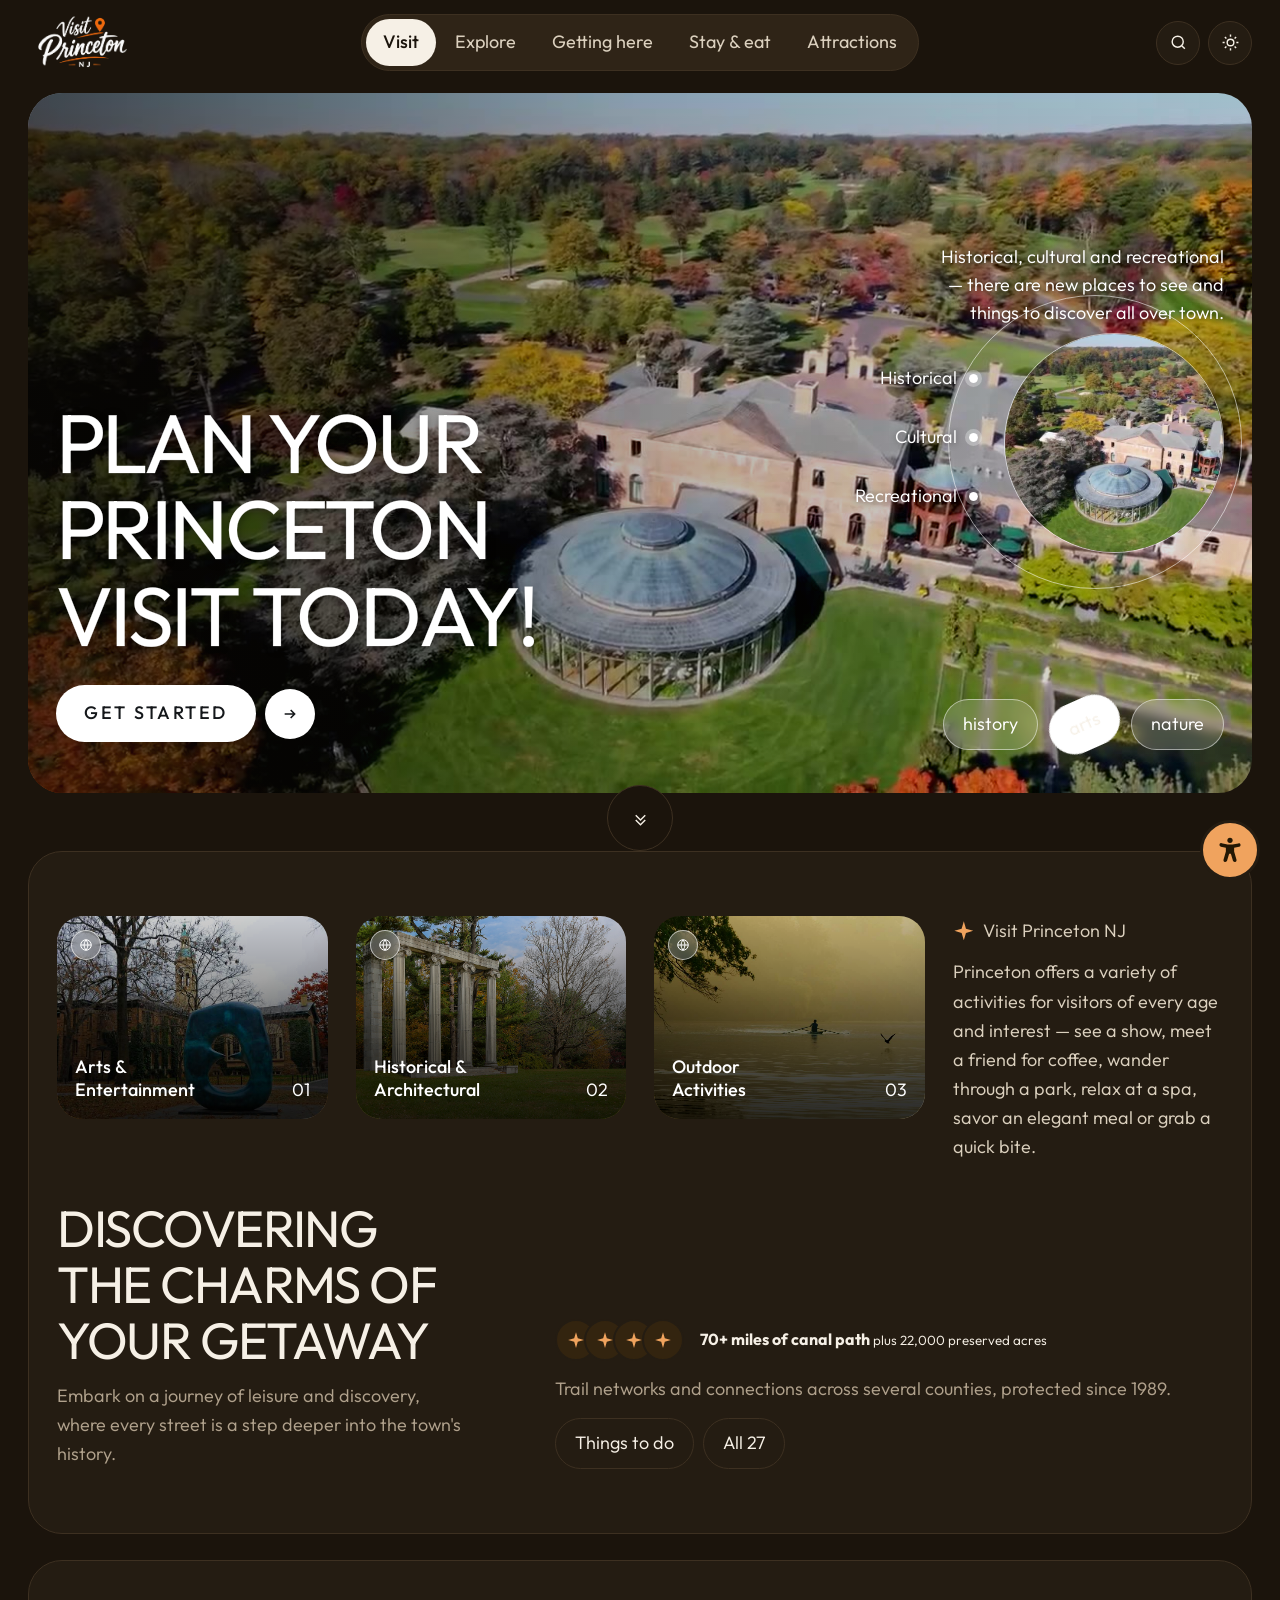
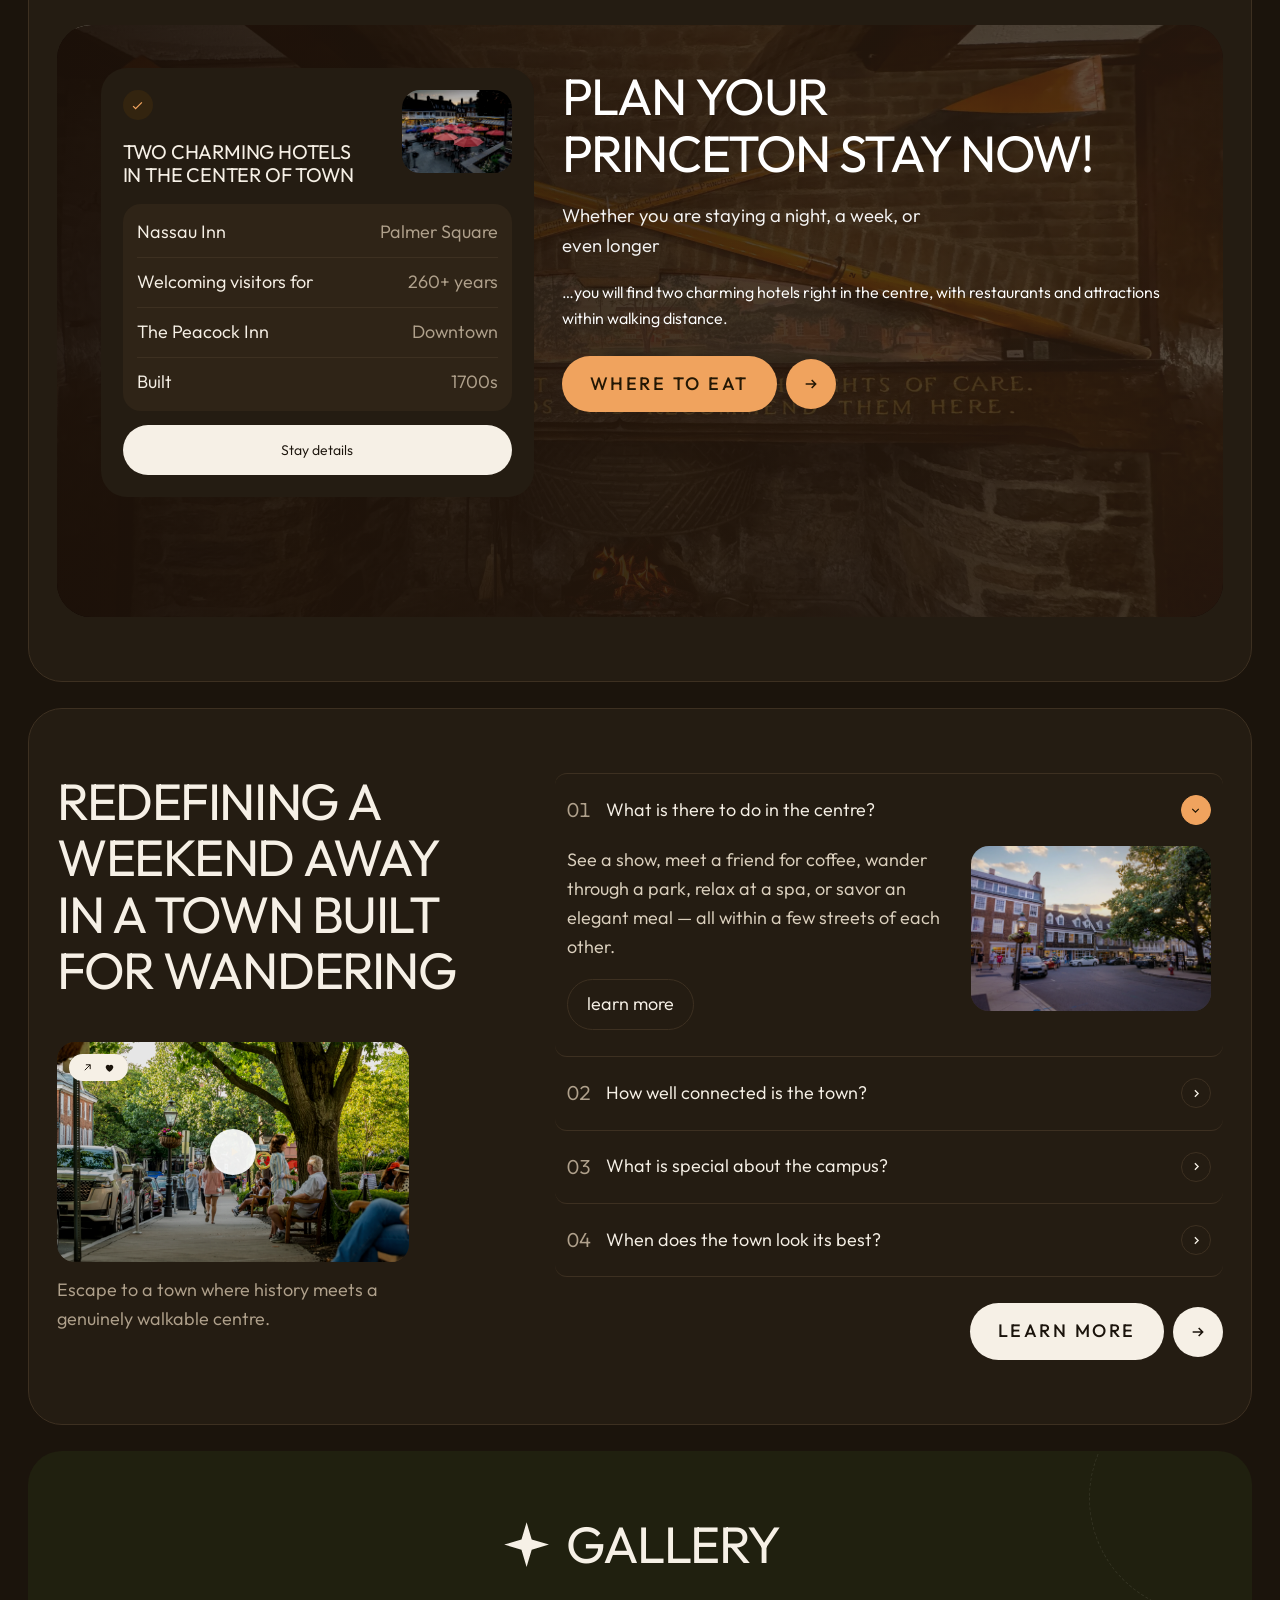
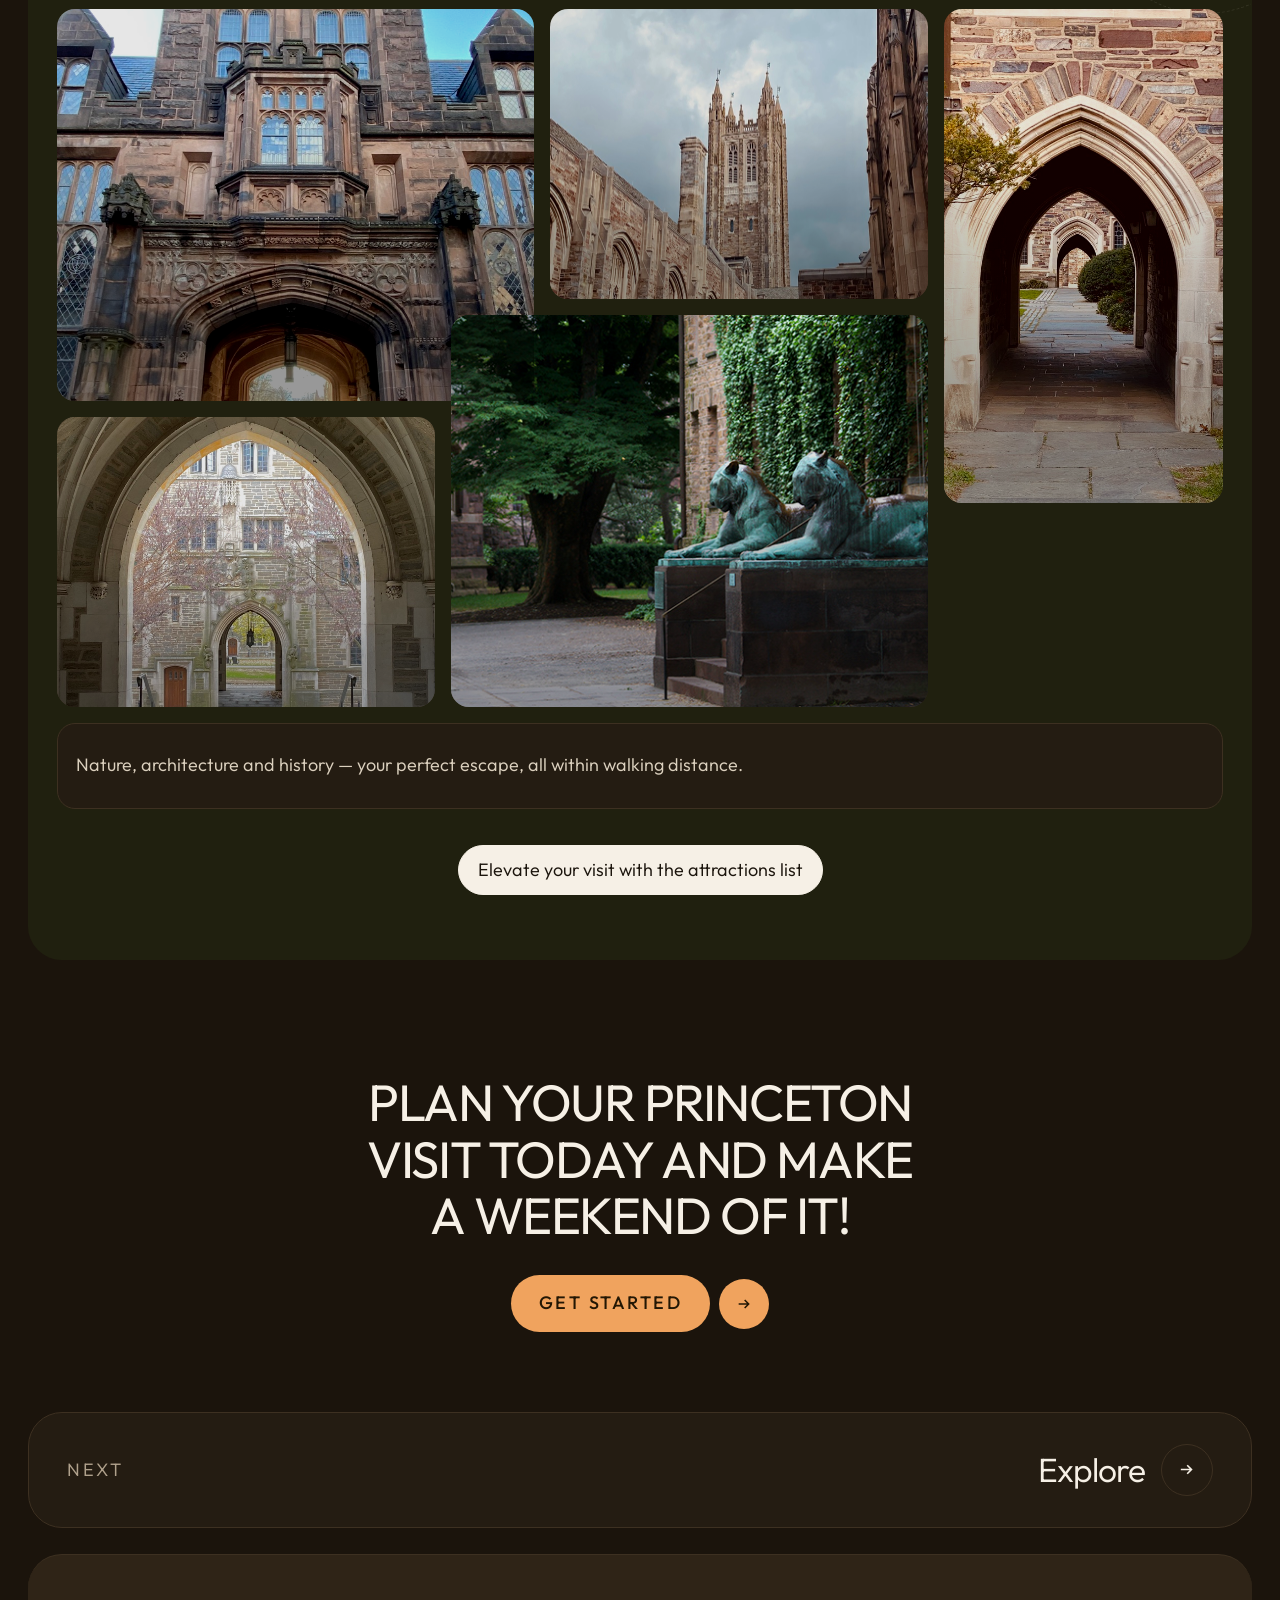
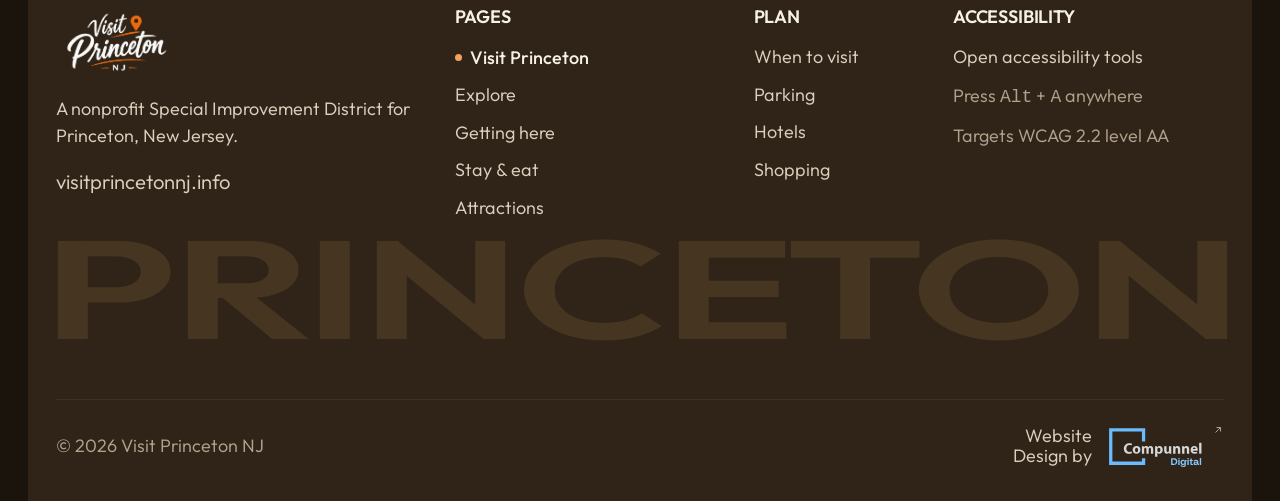
<file: index.html>
<!DOCTYPE html>
<html lang="en" data-theme="light">
<head>
<meta charset="utf-8">
<meta name="viewport" content="width=device-width, initial-scale=1">
<meta name="theme-color" content="#ffffff">
<meta name="description" content="Plan your visit to Princeton, New Jersey — things to do, how to get here, where to stay and eat, and the full attractions list.">
<title>Visit Princeton NJ — Plan Your Visit</title>
<link rel="preconnect" href="https://fonts.googleapis.com">
<link rel="preconnect" href="https://fonts.gstatic.com" crossorigin>
<link href="https://fonts.googleapis.com/css2?family=Outfit:wght@300;350;400;500;600&display=swap" rel="stylesheet">
<link rel="stylesheet" href="assets/styles.css">
<script src="assets/search-index.js" defer></script>
<script src="assets/app.js" defer></script>
</head>
<body class="home">
<a class="skip" href="#main">Skip to main content</a>
<div class="progress" id="progress" role="progressbar" aria-label="Page scroll progress"
     aria-valuemin="0" aria-valuemax="100" aria-valuenow="0"></div>

<header class="masthead">
  <div class="masthead-in grid">

    <a class="logo c3" href="index.html" aria-label="Visit Princeton NJ — home"><span class="logo-light"><img src="assets/img/logo-visit-princeton.png" alt="Visit Princeton NJ" width="120" height="67" decoding="async"></span><span class="logo-dark"><img src="assets/img/logo-visit-princeton-dark.png" alt="Visit Princeton NJ" width="120" height="67" decoding="async"></span>
    </a>

    <nav class="mainnav c6" aria-label="Main">
      <a href="index.html" aria-current="page">Visit</a><a href="explore.html">Explore</a><a href="getting-here.html">Getting here</a><a href="stay-eat.html">Stay & eat</a><a href="attractions.html">Attractions</a>
    </nav>

    <div class="head-tools c3">
      <button class="iconbtn" id="searchBtn" aria-haspopup="dialog" aria-expanded="false"
              aria-controls="searchPanel" aria-label="Search this site" title="Search (press /)">
        <svg viewBox="0 0 24 24" fill="none" stroke="currentColor" stroke-width="1.8" aria-hidden="true">
          <circle cx="11" cy="11" r="7"/><path d="m20 20-3.6-3.6"/></svg>
      </button>
      <div class="themewrap">
        <button class="iconbtn" id="themeBtn" aria-haspopup="true" aria-expanded="false"
                aria-controls="themeMenu" aria-label="Change colour theme">
          <svg class="i-moon" viewBox="0 0 24 24" fill="none" stroke="currentColor" stroke-width="1.8" aria-hidden="true">
            <path d="M20 14.5A8.5 8.5 0 0 1 9.5 4a8.5 8.5 0 1 0 10.5 10.5Z"/></svg>
          <svg class="i-sun" viewBox="0 0 24 24" fill="none" stroke="currentColor" stroke-width="1.8" aria-hidden="true">
            <circle cx="12" cy="12" r="4.2"/><path d="M12 2v2.6M12 19.4V22M2 12h2.6M19.4 12H22M4.9 4.9l1.9 1.9M17.2 17.2l1.9 1.9M19.1 4.9l-1.9 1.9M6.8 17.2l-1.9 1.9"/></svg>
        </button>
        <div class="thememenu" id="themeMenu" role="menu" aria-label="Colour theme">
          <button type="button" role="menuitemradio" data-theme-opt="light" aria-checked="false">
            <svg viewBox="0 0 24 24" fill="none" stroke="currentColor" stroke-width="1.8" aria-hidden="true"><circle cx="12" cy="12" r="4.2"/><path d="M12 2v2.6M12 19.4V22M2 12h2.6M19.4 12H22"/></svg>
            Light</button>
          <button type="button" role="menuitemradio" data-theme-opt="dark" aria-checked="false">
            <svg viewBox="0 0 24 24" fill="none" stroke="currentColor" stroke-width="1.8" aria-hidden="true"><path d="M20 14.5A8.5 8.5 0 0 1 9.5 4a8.5 8.5 0 1 0 10.5 10.5Z"/></svg>
            Dark</button>
          <button type="button" role="menuitemradio" data-theme-opt="auto" aria-checked="true">
            <svg viewBox="0 0 24 24" fill="none" stroke="currentColor" stroke-width="1.8" aria-hidden="true"><circle cx="12" cy="12" r="9"/><path d="M12 7v5l3 2"/></svg>
            Automatic</button>
          <p class="hint">Automatic follows your device clock — light from sunrise, dark after sunset.</p>
        </div>
      </div>

      <button class="iconbtn navtoggle" id="navToggle" aria-expanded="false"
              aria-controls="drawer" aria-label="Open navigation menu">
        <svg viewBox="0 0 24 24" fill="none" stroke="currentColor" stroke-width="1.9" aria-hidden="true">
          <path d="M3 6h18M3 12h18M3 18h18"/></svg>
      </button>
    </div>
  </div>

  <nav class="drawer" id="drawer" aria-label="Mobile">
    <a href="index.html" aria-current="page">Visit<svg viewBox="0 0 24 24" fill="none" stroke="currentColor" stroke-width="2.4" aria-hidden="true"><path d="m9 6 6 6-6 6"/></svg></a><a href="explore.html">Explore<svg viewBox="0 0 24 24" fill="none" stroke="currentColor" stroke-width="2.4" aria-hidden="true"><path d="m9 6 6 6-6 6"/></svg></a><a href="getting-here.html">Getting here<svg viewBox="0 0 24 24" fill="none" stroke="currentColor" stroke-width="2.4" aria-hidden="true"><path d="m9 6 6 6-6 6"/></svg></a><a href="stay-eat.html">Stay & eat<svg viewBox="0 0 24 24" fill="none" stroke="currentColor" stroke-width="2.4" aria-hidden="true"><path d="m9 6 6 6-6 6"/></svg></a><a href="attractions.html">Attractions<svg viewBox="0 0 24 24" fill="none" stroke="currentColor" stroke-width="2.4" aria-hidden="true"><path d="m9 6 6 6-6 6"/></svg></a>
  </nav>
</header>

<div class="search-scrim" id="searchScrim" hidden></div>
<div class="search-panel" id="searchPanel" role="dialog" aria-modal="true"
     aria-labelledby="searchTitle" hidden>
  <h2 class="sr-only" id="searchTitle">Search this site</h2>
  <div class="search-bar">
    <svg viewBox="0 0 24 24" fill="none" stroke="currentColor" stroke-width="1.8" aria-hidden="true">
      <circle cx="11" cy="11" r="7"/><path d="m20 20-3.6-3.6"/></svg>
    <input type="search" id="searchInput" autocomplete="off" spellcheck="false"
           placeholder="Search words or a whole phrase"
           aria-controls="searchResults" aria-describedby="searchHint">
    <button type="button" class="search-close" id="searchClose" aria-label="Close search">
      <svg viewBox="0 0 24 24" fill="none" stroke="currentColor" stroke-width="2.2" aria-hidden="true">
        <path d="M6 6l12 12M18 6 6 18"/></svg>
    </button>
  </div>
  <p class="search-hint" id="searchHint">Search any word or sentence. Put "quotes around a phrase" to match it exactly.</p>
  <ul class="search-results" id="searchResults" role="listbox" aria-label="Search results"></ul>
  <div class="search-pager" id="searchPager" hidden>
    <button type="button" id="pagePrev" aria-label="Previous results">
      <svg viewBox="0 0 24 24" fill="none" stroke="currentColor" stroke-width="2.3" aria-hidden="true"><path d="M15 6 9 12l6 6"/></svg>
    </button>
    <span id="pageNum" aria-live="polite">1 / 1</span>
    <button type="button" id="pageNext" aria-label="More results">
      <svg viewBox="0 0 24 24" fill="none" stroke="currentColor" stroke-width="2.3" aria-hidden="true"><path d="m9 6 6 6-6 6"/></svg>
    </button>
  </div>
  <p class="search-status" id="searchStatus" role="status" aria-live="polite"></p>
</div>

<main id="main">
<section class="hero clean">
  <video class="herovideo" autoplay muted loop playsinline preload="auto"
         poster="assets/video/princeton-film-poster.jpg"
         aria-label="Aerial film of Princeton in autumn">
    <source src="assets/video/princeton-film.mp4" type="video/mp4">
  </video>

  <p class="hero-note">Historical, cultural and recreational — there are new places to see
     and things to discover all over town.</p>

  <div class="badge" aria-hidden="true">
    <span class="badge-ring"></span>
    <div class="filmbox">
      <img src="assets/img/film-still.jpg" alt="" loading="lazy" decoding="async">
    </div>
    <div class="badge-labels">
      <span>Historical <i></i></span>
      <span>Cultural <i></i></span>
      <span>Recreational <i></i></span>
    </div>
  </div>

  <div class="hero-inner">
    <div class="hero-copy">
      <h1 class="h-xl">Plan Your Princeton Visit Today!</h1>
      <div class="hero-actions">
        <a class="cta onmedia" href="explore.html"><span class="lbl">Get started</span><span class="arw"><svg viewBox="0 0 24 24" fill="none" stroke="currentColor" stroke-width="2.3" aria-hidden="true"><path d="M4 12h15M13 6l6 6-6 6"/></svg></span></a>
      </div>
    </div>
  </div>

  <div class="herobar">
    <div class="tags">
      <span class="pill">history</span>
      <span class="pill tilt">arts</span>
      <span class="pill">nature</span>
    </div>
  </div>
</section>

<a class="scroll-dot" href="#charms" aria-label="Scroll to the next section">
  <svg viewBox="0 0 24 24" fill="none" stroke="currentColor" stroke-width="1.8" aria-hidden="true"><path d="m6 8 6 6 6-6M6 14l6 6 6-6"/></svg>
</a>

<section class="band band-plain" id="charms" aria-labelledby="charmsh">
  <div class="wrap">
    <div class="grid">
      <a class="mediacard reveal c3" href="explore.html#arts" aria-label="Arts and entertainment">
        <div class="cine"><img src="assets/img/campus-sculpture-autumn.jpg" alt="A bronze sculpture on the Princeton campus in autumn" class="" loading="lazy" decoding="async"></div>
        <span class="tagdot"><svg viewBox="0 0 24 24" fill="none" stroke="currentColor" stroke-width="1.7" aria-hidden="true"><circle cx="12" cy="12" r="9"/><path d="M3 12h18M12 3a15 15 0 0 1 0 18 15 15 0 0 1 0-18Z"/></svg></span>
        <span class="lab"><b>Arts &amp;<br>Entertainment</b><span>01</span></span>
      </a>
      <a class="mediacard reveal c3" href="explore.html#historical" aria-label="Historical and architectural">
        <div class="cine"><img src="assets/img/battlefield-colonnade.jpg" alt="The Ionic colonnade at Princeton Battlefield in autumn" class="" loading="lazy" decoding="async"></div>
        <span class="tagdot"><svg viewBox="0 0 24 24" fill="none" stroke="currentColor" stroke-width="1.7" aria-hidden="true"><circle cx="12" cy="12" r="9"/><path d="M3 12h18M12 3a15 15 0 0 1 0 18 15 15 0 0 1 0-18Z"/></svg></span>
        <span class="lab"><b>Historical &amp;<br>Architectural</b><span>02</span></span>
      </a>
      <a class="mediacard reveal c3" href="explore.html#outdoor" aria-label="Outdoor activities">
        <div class="cine"><img src="assets/img/lake-carnegie-rower.jpg" alt="A single sculler on Lake Carnegie in golden morning mist" class="" loading="lazy" decoding="async"></div>
        <span class="tagdot"><svg viewBox="0 0 24 24" fill="none" stroke="currentColor" stroke-width="1.7" aria-hidden="true"><circle cx="12" cy="12" r="9"/><path d="M3 12h18M12 3a15 15 0 0 1 0 18 15 15 0 0 1 0-18Z"/></svg></span>
        <span class="lab"><b>Outdoor<br>Activities</b><span>03</span></span>
      </a>
      <div class="brandcol c3">
        <p class="bl"><svg class="mark" viewBox="0 0 24 24" fill="currentColor" aria-hidden="true"><path d="M12 1.5 14.4 9.6 22.5 12l-8.1 2.4L12 22.5 9.6 14.4 1.5 12l8.1-2.4L12 1.5Z"/></svg><span>Visit Princeton NJ</span></p>
        <p>Princeton offers a variety of activities for visitors of every age and interest — see a
           show, meet a friend for coffee, wander through a park, relax at a spa, savor an elegant
           meal or grab a quick bite.</p>
      </div>
    </div>

    <div class="grid" style="margin-top:38px;align-items:end">
      <div class="c5">
        <h2 class="h-lg" id="charmsh">Discovering the Charms of Your Getaway</h2>
        <p class="small" style="margin-top:14px;max-width:34ch">Embark on a journey of leisure and
           discovery, where every street is a step deeper into the town's history.</p>
      </div>
      <div class="c7 factcol">
        <div class="statline">
          <div class="statdots" aria-hidden="true"><span><svg class="mark" viewBox="0 0 24 24" fill="currentColor" aria-hidden="true"><path d="M12 1.5 14.4 9.6 22.5 12l-8.1 2.4L12 22.5 9.6 14.4 1.5 12l8.1-2.4L12 1.5Z"/></svg></span><span><svg class="mark" viewBox="0 0 24 24" fill="currentColor" aria-hidden="true"><path d="M12 1.5 14.4 9.6 22.5 12l-8.1 2.4L12 22.5 9.6 14.4 1.5 12l8.1-2.4L12 1.5Z"/></svg></span><span><svg class="mark" viewBox="0 0 24 24" fill="currentColor" aria-hidden="true"><path d="M12 1.5 14.4 9.6 22.5 12l-8.1 2.4L12 22.5 9.6 14.4 1.5 12l8.1-2.4L12 1.5Z"/></svg></span><span><svg class="mark" viewBox="0 0 24 24" fill="currentColor" aria-hidden="true"><path d="M12 1.5 14.4 9.6 22.5 12l-8.1 2.4L12 22.5 9.6 14.4 1.5 12l8.1-2.4L12 1.5Z"/></svg></span></div>
          <div>
            <b><span data-count="70">70</span>+ miles of canal path</b>
            <small>plus 22,000 preserved acres</small>
          </div>
        </div>
        <p class="small" style="margin:14px 0">Trail networks and connections across several
           counties, protected since 1989.</p>
        <div style="display:flex;gap:9px;flex-wrap:wrap">
          <a class="pill" href="explore.html">Things to do</a>
          <a class="pill" href="attractions.html">All 27</a>
        </div>
      </div>
    </div>
  </div>
</section>

<section class="band band-plain" aria-labelledby="stayh">
  <div class="wrap">
    <div class="panel">
      <div class="cine"><img src="assets/img/tap-room-fireplace.webp" alt="" class="" loading="lazy" decoding="async"></div>
      <div class="grid">
        <div class="c5">
          <div class="infocard reveal">
            <div style="display:flex;justify-content:space-between;gap:14px;align-items:flex-start">
              <div>
                <span class="seal"><svg viewBox="0 0 24 24" fill="none" stroke="currentColor" stroke-width="2" aria-hidden="true"><path d="m5 13 4 4 10-10"/></svg></span>
                <h3>Two charming hotels<br>in the center of town</h3>
              </div>
              <div class="thumbchip"><div class="cine"><img src="assets/img/tap-room-patio.webp" alt="" class="" loading="lazy" decoding="async"></div></div>
            </div>
            <div class="rows">
              <div class="row"><span>Nassau Inn</span><span>Palmer Square</span></div>
              <div class="row"><span>Welcoming visitors for</span><span>260+ years</span></div>
              <div class="row"><span>The Peacock Inn</span><span>Downtown</span></div>
              <div class="row"><span>Built</span><span>1700s</span></div>
            </div>
            <a class="bfull" href="stay-eat.html#stay" style="display:block;margin-top:14px;background:var(--ink);color:var(--bg);border-radius:99px;text-align:center;padding:14px;font-size:0.875em">Stay details</a>
          </div>
        </div>
        <div class="c7 panel-txt reveal">
          <h2 class="h-lg" id="stayh">Plan Your Princeton Stay Now!</h2>
          <p class="sub">Whether you are staying a night, a week, or even longer</p>
          <p>…you will find two charming hotels right in the centre, with restaurants and
             attractions within walking distance.</p>
          <p style="margin-top:24px"><a class="cta accent" href="stay-eat.html"><span class="lbl">Where to eat</span><span class="arw"><svg viewBox="0 0 24 24" fill="none" stroke="currentColor" stroke-width="2.3" aria-hidden="true"><path d="M4 12h15M13 6l6 6-6 6"/></svg></span></a></p>
        </div>
      </div>
      <div class="panel-foot">
        <div class="counter">01<span class="bar"><i class="on"></i><i></i><i></i></span></div>
        <a class="pill ghost" href="attractions.html">Elevate your visit with the attractions list</a>
      </div>
    </div>
  </div>
</section>

<section class="band band-plain" aria-labelledby="faqh">
  <div class="wrap grid">
    <div class="c5">
      <h2 class="h-lg" id="faqh">Redefining a weekend away in a town built for wandering</h2>
      <div class="vidcard" style="margin-top:44px">
        <div class="cine"><img src="assets/img/palmer-square-walk.webp" alt="People walking along a tree-shaded Palmer Square sidewalk" class="face-top" loading="lazy" decoding="async"></div>
        <span class="chip"><svg viewBox="0 0 24 24" fill="none" stroke="currentColor" stroke-width="1.8" aria-hidden="true"><path d="M7 17 17 7M9 7h8v8"/></svg><svg viewBox="0 0 24 24" fill="currentColor" aria-hidden="true"><path d="M12 20s-7-4.3-7-9a4 4 0 0 1 7-2.6A4 4 0 0 1 19 11c0 4.7-7 9-7 9Z"/></svg></span>
        <button class="play" aria-label="Play a walk through Palmer Square"><svg viewBox="0 0 24 24" fill="currentColor" aria-hidden="true"><path d="M8 5v14l11-7z"/></svg></button>
      </div>
      <p class="small" style="margin-top:14px;max-width:30ch">Escape to a town where history meets
         a genuinely walkable centre.</p>
    </div>

    <div class="c7 acc">
      <details open id="q-what-is-there-to-do-in-the-centre">
        <summary><span class="n">01</span>What is there to do in the centre?<span class="chev"><svg viewBox="0 0 24 24" fill="none" stroke="currentColor" stroke-width="2.4" aria-hidden="true"><path d="m9 6 6 6-6 6"/></svg></span></summary>
        <div class="body">
          <div>
            <p>See a show, meet a friend for coffee, wander through a park, relax at a spa, or
               savor an elegant meal — all within a few streets of each other.</p>
            <a class="pill" href="explore.html">learn more</a>
          </div>
          <div class="thumb"><div class="cine"><img src="assets/img/palmer-square-evening.webp" alt="Shops and lamplight around Palmer Square at golden hour" class="face-top" loading="lazy" decoding="async"></div></div>
        </div>
      </details>
      <details id="q-how-well-connected-is-the-town"><summary><span class="n">02</span>How well connected is the town?<span class="chev"><svg viewBox="0 0 24 24" fill="none" stroke="currentColor" stroke-width="2.4" aria-hidden="true"><path d="m9 6 6 6-6 6"/></svg></span></summary>
        <div class="body"><div><p>Princeton sits halfway between New York City and Philadelphia. Trains stop at
          nearby Princeton Junction, and the Dinky shuttle finishes the trip.</p></div></div></details>
      <details id="q-what-is-special-about-the-campus"><summary><span class="n">03</span>What is special about the campus?<span class="chev"><svg viewBox="0 0 24 24" fill="none" stroke="currentColor" stroke-width="2.4" aria-hidden="true"><path d="m9 6 6 6-6 6"/></svg></span></summary>
        <div class="body"><div><p>Pristine grounds, historical significance, stunning architecture, majestic
          performance halls and places of worship — free to wander.</p></div></div></details>
      <details id="q-when-does-the-town-look-its-best"><summary><span class="n">04</span>When does the town look its best?<span class="chev"><svg viewBox="0 0 24 24" fill="none" stroke="currentColor" stroke-width="2.4" aria-hidden="true"><path d="m9 6 6 6-6 6"/></svg></span></summary>
        <div class="body"><div><p>Cherry blossoms late March to early April, foliage mid to late October, and
          Palmer Square in December. May and September bring the most pleasant weather.</p></div></div></details>
      <div class="acc-foot" style="display:flex;justify-content:flex-end;margin-top:26px">
        <a class="cta dark" href="explore.html"><span class="lbl">learn more</span><span class="arw"><svg viewBox="0 0 24 24" fill="none" stroke="currentColor" stroke-width="2.3" aria-hidden="true"><path d="M4 12h15M13 6l6 6-6 6"/></svg></span></a>
      </div>
    </div>
  </div>
</section>

<section class="band band-moss" aria-labelledby="galh">
  <div class="wrap">
    <h2 class="h-lg" id="galh" style="text-align:center;display:flex;align-items:center;justify-content:center;gap:14px"><svg class="mark" viewBox="0 0 24 24" fill="currentColor" aria-hidden="true"><path d="M12 1.5 14.4 9.6 22.5 12l-8.1 2.4L12 22.5 9.6 14.4 1.5 12l8.1-2.4L12 1.5Z"/></svg> Gallery</h2>
    <div class="collage" style="margin-top:36px">
      <figure class="p1"><div class="cine"><img src="assets/img/east-pyne-arch.jpg" alt="The carved brownstone archway of East Pyne Hall" class="" loading="lazy" decoding="async"></div></figure>
      <figure class="p2"><div class="cine"><img src="assets/img/cleveland-tower.jpg" alt="Cleveland Tower rising above the graduate college rooftops" class="" loading="lazy" decoding="async"></div></figure>
      <figure class="p3"><div class="cine"><img src="assets/img/gothic-arch-tunnel.jpg" alt="A run of pointed stone arches over a flagstone path" class="" loading="lazy" decoding="async"></div></figure>
      <figure class="p4"><div class="cine"><img src="assets/img/arch-courtyard.jpg" alt="A gothic arch framing a courtyard beyond" class="" loading="lazy" decoding="async"></div></figure>
      <figure class="p5"><div class="cine"><img src="assets/img/nassau-tigers-walk.jpg" alt="The bronze tigers outside Nassau Hall as someone walks past" class="" loading="lazy" decoding="async"></div></figure>
      <p class="pnote">Nature, architecture and history — your perfect escape, all within
         walking distance.</p>
    </div>
    <p style="text-align:center;margin-top:36px">
      <a class="pill solid" href="attractions.html">Elevate your visit with the attractions list</a></p>
  </div>
</section>

<section class="close" style="text-align:center;padding:88px 0 80px">
  <div class="wrap">
    <h2 class="h-lg" style="max-width:22ch;margin:0 auto">Plan your Princeton visit today and make
      a weekend of it!</h2>
    <p style="margin-top:32px"><a class="cta accent" href="explore.html"><span class="lbl">Get started</span><span class="arw"><svg viewBox="0 0 24 24" fill="none" stroke="currentColor" stroke-width="2.3" aria-hidden="true"><path d="M4 12h15M13 6l6 6-6 6"/></svg></span></a></p>
  </div>
</section>
</main>

<nav class="nextnav" aria-label="Continue">
  <span class="lbl">Next</span>
  <a class="big" href="explore.html">Explore<i><svg viewBox="0 0 24 24" fill="none" stroke="currentColor" stroke-width="2.3" aria-hidden="true"><path d="M4 12h15M13 6l6 6-6 6"/></svg></i></a>
</nav>

<footer id="contact">
  <div class="wrap">
    <div class="grid">
      <div class="f-col c4">
        <a class="logo" href="index.html" style="margin-bottom:16px" aria-label="Visit Princeton NJ — home"><span class="logo-light"><img src="assets/img/logo-visit-princeton.png" alt="Visit Princeton NJ" width="120" height="67" decoding="async"></span><span class="logo-dark"><img src="assets/img/logo-visit-princeton-dark.png" alt="Visit Princeton NJ" width="120" height="67" decoding="async"></span>
        </a>
        <p>A nonprofit Special Improvement District for Princeton, New Jersey.</p>
        <p class="small"><a href="https://visitprincetonnj.info" target="_blank" rel="noopener noreferrer">visitprincetonnj.info</a></p>
      </div>
      <div class="f-col c3">
        <h3>Pages</h3>
        <ul>
          <li><a href="index.html" aria-current="page">Visit Princeton</a></li>
          <li><a href="explore.html">Explore</a></li>
          <li><a href="getting-here.html">Getting here</a></li>
          <li><a href="stay-eat.html">Stay &amp; eat</a></li>
          <li><a href="attractions.html">Attractions</a></li>
        </ul>
      </div>
      <div class="f-col c2">
        <h3>Plan</h3>
        <ul>
          <li><a href="explore.html#when">When to visit</a></li>
          <li><a href="getting-here.html">Parking</a></li>
          <li><a href="stay-eat.html#stay">Hotels</a></li>
          <li><a href="stay-eat.html#shop">Shopping</a></li>
        </ul>
      </div>
      <div class="f-col c3">
        <h3>Accessibility</h3>
        <ul>
          <li><button type="button" class="linkish" onclick="document.getElementById('a11yFab').click()">Open accessibility tools</button></li>
          <li><span class="small">Press <kbd>Alt</kbd>&nbsp;+&nbsp;<kbd>A</kbd> anywhere</span></li>
          <li><span class="small">Targets WCAG&nbsp;2.2 level&nbsp;AA</span></li>
        </ul>
      </div>
    </div>

    <div class="wordmark" aria-hidden="true">
      <svg viewBox="14 8 1172 128" preserveAspectRatio="none" focusable="false">
        <text x="0" y="118" textLength="1200" lengthAdjust="spacingAndGlyphs"
              font-size="140">PRINCETON</text>
      </svg>
    </div>
    <p class="sr-only">Princeton</p>

    <div class="f-legal grid">
      <p class="c6">&copy;&nbsp;<span id="year">2026</span> Visit Princeton NJ</p>
      <div class="designed c6">
        <span class="lbl"><span>Website</span><span>Design by</span></span>
        <a href="https://digital.compunnel.com/" target="_blank" rel="noopener noreferrer" aria-label="Compunnel Digital — website designer (opens in a new tab)">
          <img src="assets/compunnel-digital.svg" alt="Compunnel Digital" width="104" height="49"><svg class="ext" viewBox="0 0 24 24" fill="none" stroke="currentColor" stroke-width="2" aria-hidden="true"><path d="M7 17 17 7M9 7h8v8"/></svg>
        </a>
      </div>
    </div>
  </div>
</footer>

<button class="totop" id="toTop" data-show="false" aria-label="Back to top of page">
  <svg viewBox="0 0 24 24" fill="none" stroke="currentColor" stroke-width="2.2" aria-hidden="true"><path d="M12 19V5M6 11l6-6 6 6"/></svg>
</button>

<button class="a11y-fab" id="a11yFab" aria-expanded="false" aria-controls="a11yPanel"
        aria-label="Accessibility tools. Keyboard shortcut Alt plus A" title="Accessibility tools (Alt + A)">
  <svg viewBox="0 0 24 24" fill="currentColor" aria-hidden="true">
    <circle cx="12" cy="4.2" r="2.1"/>
    <path d="M20.4 7.6c.2.8-.3 1.6-1.1 1.7l-4 .8v3l1.9 6.6c.2.8-.3 1.6-1.1 1.8-.8.2-1.6-.3-1.8-1.1L12.7 15h-1.4l-1.6 5.4c-.2.8-1 1.3-1.8 1.1-.8-.2-1.3-1-1.1-1.8l1.9-6.6v-3l-4-.8c-.8-.2-1.3-.9-1.1-1.7.2-.8.9-1.3 1.7-1.1L10 7.6h4l4.7-.9c.8-.2 1.5.1 1.7.9Z"/>
  </svg>
</button>

<section class="a11y-panel" id="a11yPanel" data-open="false" role="dialog" aria-modal="false"
         aria-labelledby="a11yTitle">
  <h2 id="a11yTitle">
    <svg viewBox="0 0 24 24" fill="currentColor" width="20" height="20" aria-hidden="true"><circle cx="12" cy="4.2" r="2.1"/><path d="M20.4 7.6c.2.8-.3 1.6-1.1 1.7l-4 .8v3l1.9 6.6c.2.8-.3 1.6-1.1 1.8-.8.2-1.6-.3-1.8-1.1L12.7 15h-1.4l-1.6 5.4c-.2.8-1 1.3-1.8 1.1-.8-.2-1.3-1-1.1-1.8l1.9-6.6v-3l-4-.8c-.8-.2-1.3-.9-1.1-1.7.2-.8.9-1.3 1.7-1.1L10 7.6h4l4.7-.9c.8-.2 1.5.1 1.7.9Z"/></svg>
    Accessibility
    <button class="close" type="button" aria-label="Close accessibility tools">
      <svg viewBox="0 0 24 24" fill="none" stroke="currentColor" stroke-width="2.2" aria-hidden="true"><path d="M6 6l12 12M18 6 6 18"/></svg>
    </button>
  </h2>

  <div class="a11y-group">
    <h3>Listen to this page</h3>
    <div class="a11y-row">
      <button class="opt" type="button" id="speakPlay" aria-pressed="false" data-msg="">
        <svg viewBox="0 0 24 24" fill="currentColor" aria-hidden="true"><path d="M8 5v14l11-7z"/></svg>
        <span class="t">Read aloud</span></button>
      <button class="opt" type="button" id="speakPause">
        <svg viewBox="0 0 24 24" fill="currentColor" aria-hidden="true"><path d="M7 5h3.5v14H7zM13.5 5H17v14h-3.5z"/></svg>
        <span class="t">Pause</span></button>
      <button class="opt" type="button" id="speakStop">
        <svg viewBox="0 0 24 24" fill="currentColor" aria-hidden="true"><rect x="6" y="6" width="12" height="12" rx="2"/></svg>
        <span class="t">Stop</span></button>
    </div>
    <p class="speak-status" id="speakStatus" role="status" aria-live="polite">Ready when you are.</p>
  </div>

  <div class="a11y-group">
    <h3>Colour</h3>
    <div class="a11y-row">
      <button class="opt" type="button" data-pref="data-mono" data-val="off" data-msg="Full colour restored">
        <svg viewBox="0 0 24 24" fill="none" stroke="currentColor" stroke-width="1.8" aria-hidden="true"><circle cx="12" cy="12" r="9"/><path d="M12 3v18"/></svg>
        Full colour</button>
      <button class="opt" type="button" data-pref="data-mono" data-val="on" data-msg="Black and white mode on">
        <svg viewBox="0 0 24 24" fill="none" stroke="currentColor" stroke-width="1.8" aria-hidden="true"><circle cx="12" cy="12" r="9"/><path d="M12 3a9 9 0 0 1 0 18Z" fill="currentColor"/></svg>
        Black &amp; white</button>
      <button class="opt" type="button" data-pref="data-contrast" data-val="normal" data-msg="Standard contrast">
        <svg viewBox="0 0 24 24" fill="none" stroke="currentColor" stroke-width="1.8" aria-hidden="true"><circle cx="12" cy="12" r="9"/></svg>
        Standard</button>
      <button class="opt" type="button" data-pref="data-contrast" data-val="high" data-msg="High contrast on">
        <svg viewBox="0 0 24 24" fill="none" stroke="currentColor" stroke-width="2.2" aria-hidden="true"><circle cx="12" cy="12" r="9"/><path d="M12 3v18" stroke-width="9"/></svg>
        High contrast</button>
    </div>
  </div>

  <div class="a11y-group">
    <h3>Text size</h3>
    <div class="a11y-row">
      <button class="opt" type="button" data-pref="data-text" data-val="md" data-msg="Default text size">A</button>
      <button class="opt" type="button" data-pref="data-text" data-val="lg" data-msg="Larger text">A+</button>
      <button class="opt" type="button" data-pref="data-text" data-val="xl" data-msg="Largest text">A++</button>
    </div>
  </div>

  <div class="a11y-group">
    <h3>Reading aids</h3>
    <div class="a11y-row">
      <button class="opt" type="button" data-pref="data-underline" data-val="on" data-msg="Links underlined">
        <svg viewBox="0 0 24 24" fill="none" stroke="currentColor" stroke-width="1.8" aria-hidden="true"><path d="M7 4v7a5 5 0 0 0 10 0V4M5 20h14"/></svg>
        Underline links</button>
      <button class="opt" type="button" data-pref="data-spacing" data-val="on" data-msg="Extra letter and line spacing">
        <svg viewBox="0 0 24 24" fill="none" stroke="currentColor" stroke-width="1.8" aria-hidden="true"><path d="M4 7h16M4 12h16M4 17h16"/></svg>
        More spacing</button>
      <button class="opt" type="button" data-pref="data-motion" data-val="off" data-msg="Animations paused">
        <svg viewBox="0 0 24 24" fill="none" stroke="currentColor" stroke-width="1.8" aria-hidden="true"><path d="M7 5h3v14H7zM14 5h3v14h-3z"/></svg>
        Pause motion</button>
      <button class="opt" type="button" data-pref="data-motion" data-val="on" data-msg="Animations on">
        <svg viewBox="0 0 24 24" fill="currentColor" aria-hidden="true"><path d="M8 5v14l11-7z"/></svg>
        Allow motion</button>
    </div>
    <p class="a11y-note">Your choices are remembered on this device and apply to every page.
       Press <kbd>Esc</kbd> to close, <kbd>Alt</kbd>&nbsp;+&nbsp;<kbd>A</kbd> to reopen.</p>
    <div class="a11y-row" style="margin-top:10px">
      <button class="opt" type="button" id="a11yReset">
        <svg viewBox="0 0 24 24" fill="none" stroke="currentColor" stroke-width="1.8" aria-hidden="true"><path d="M20 12a8 8 0 1 1-2.4-5.7M20 4v5h-5"/></svg>
        Reset everything</button>
    </div>
  </div>
</section>

</body>
</html>
</file>
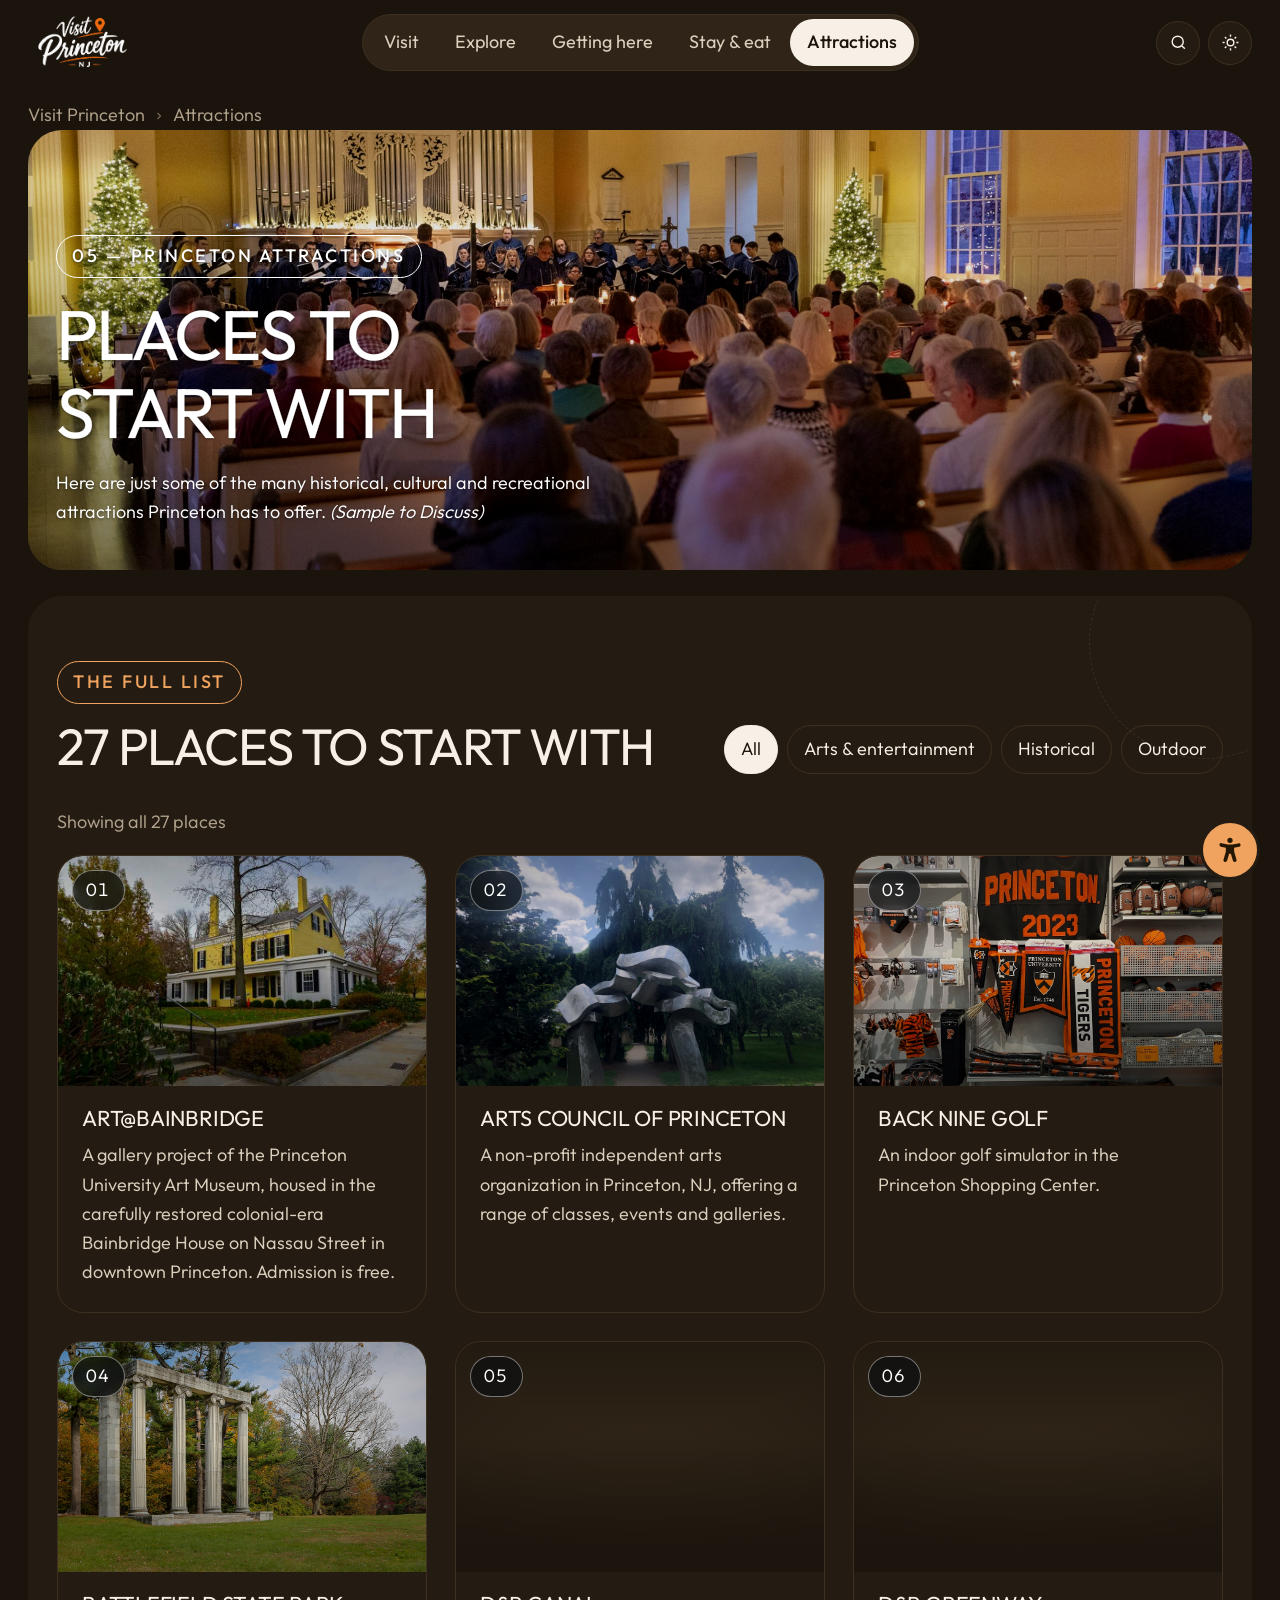
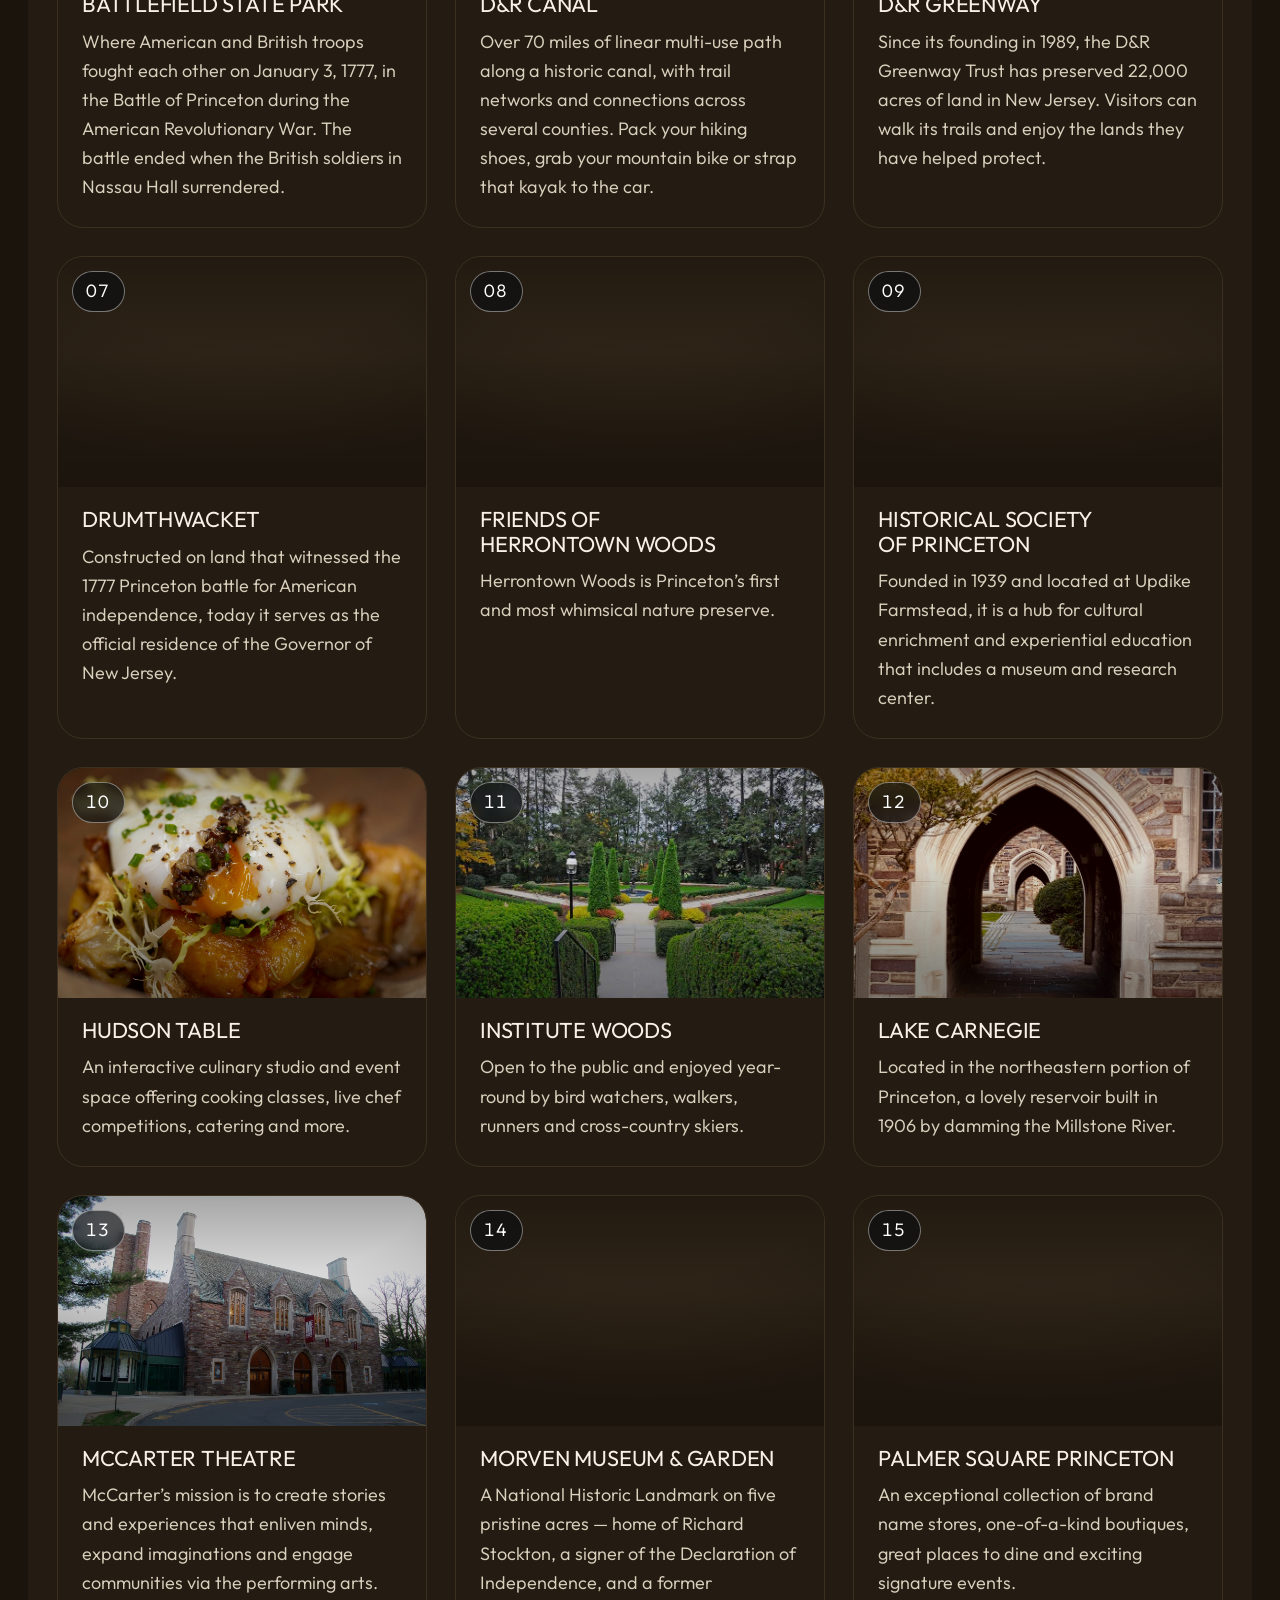
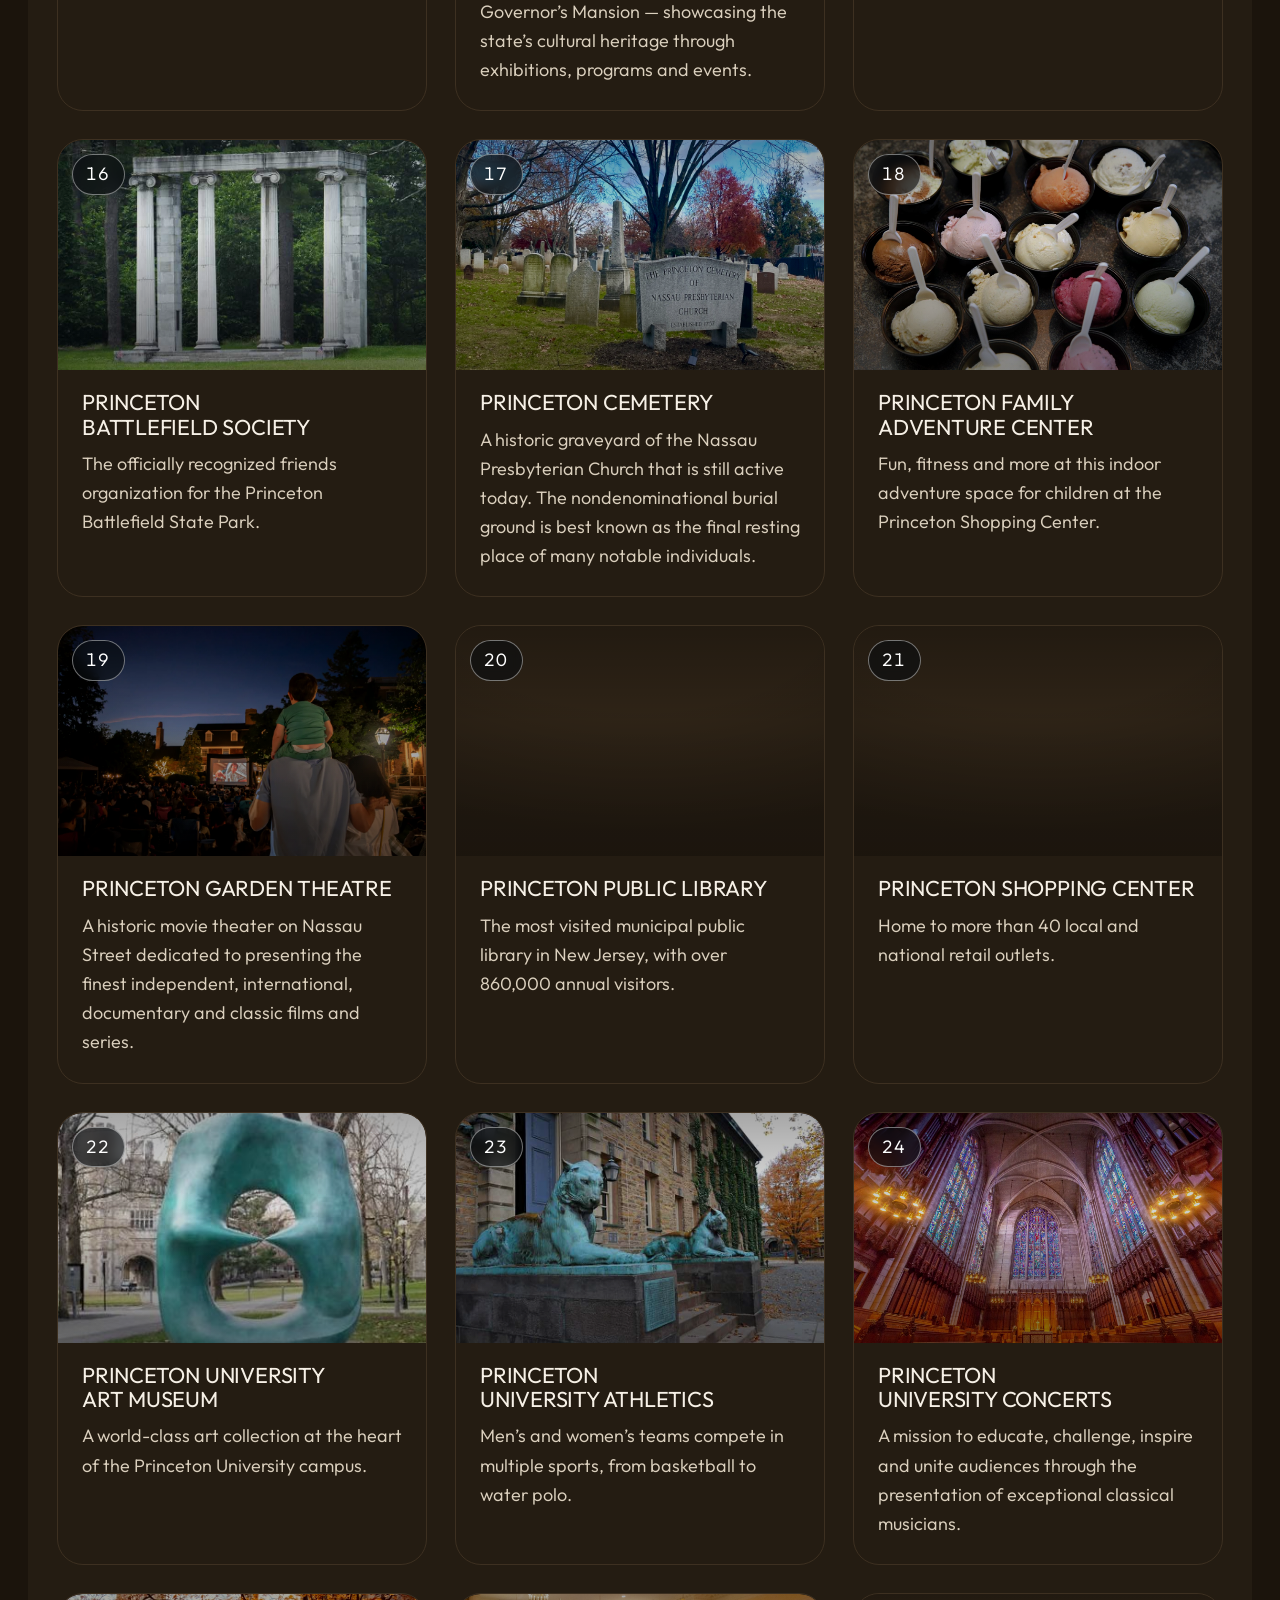
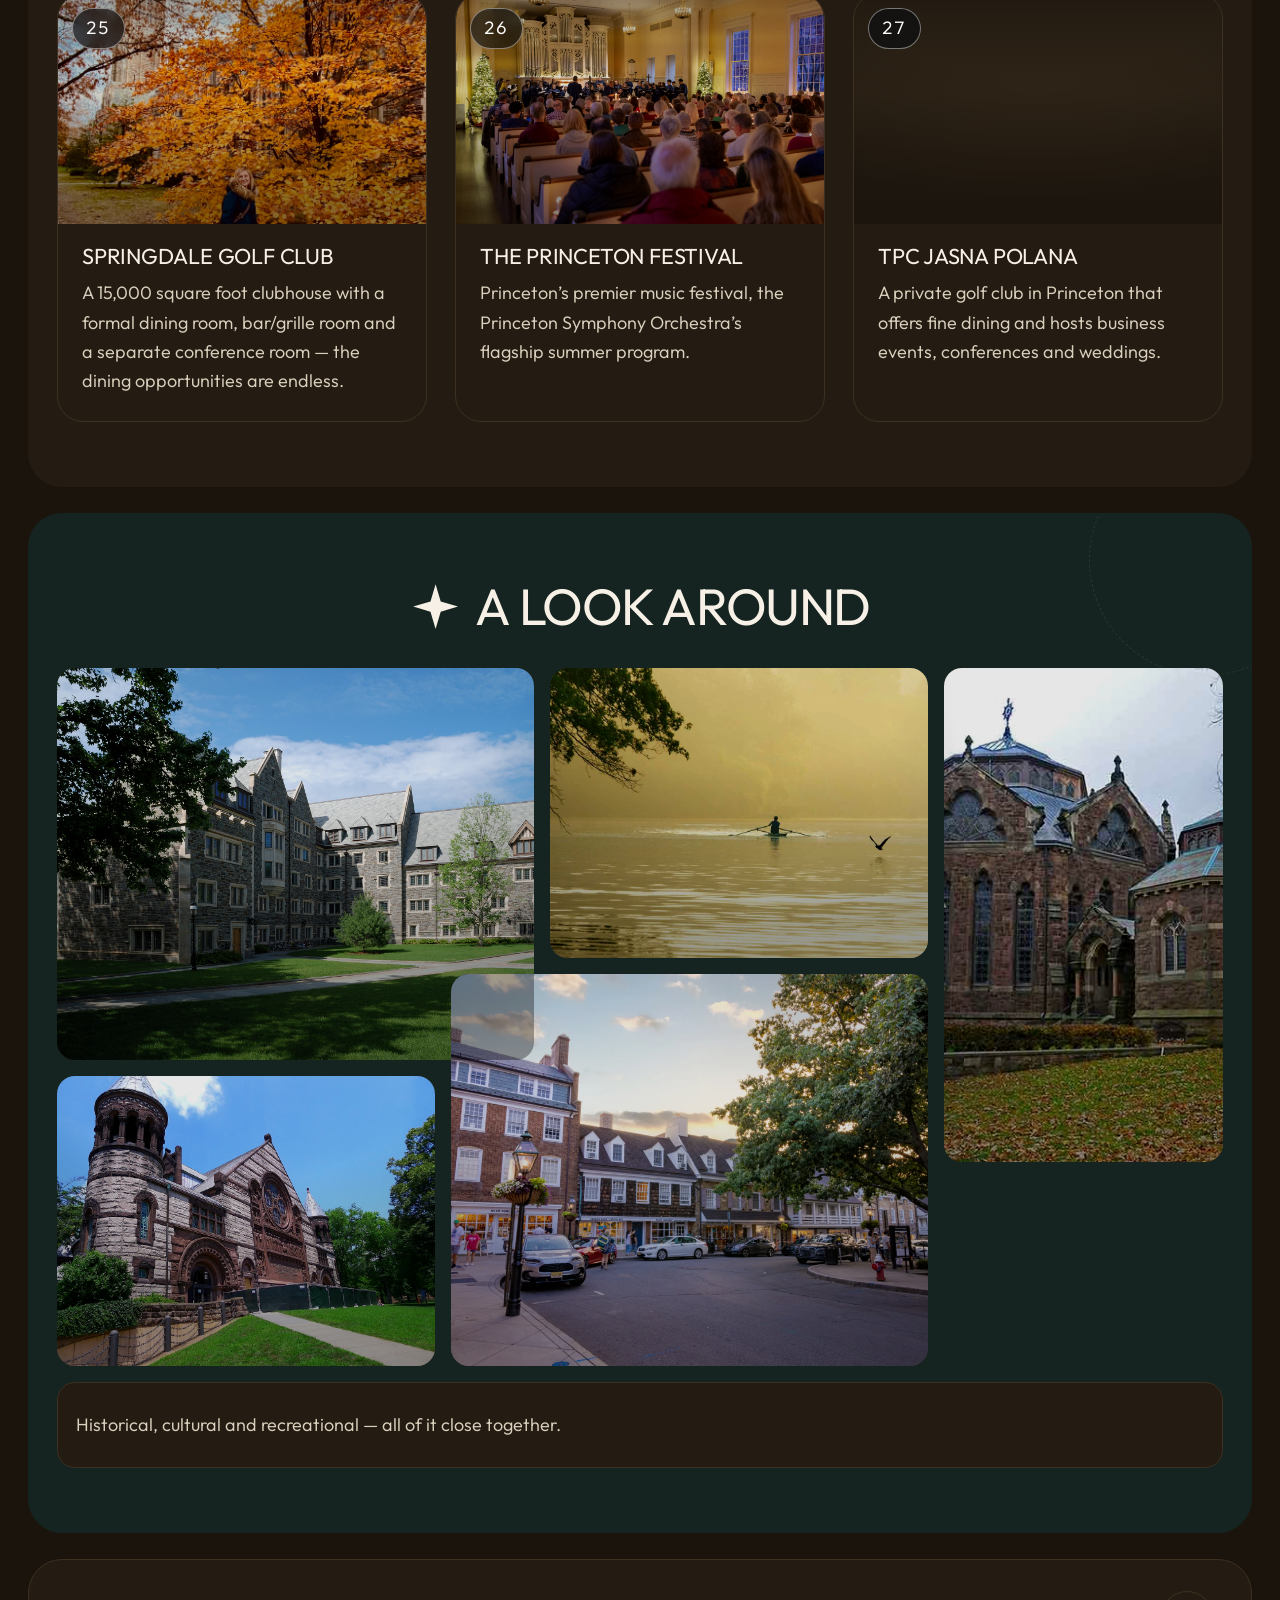
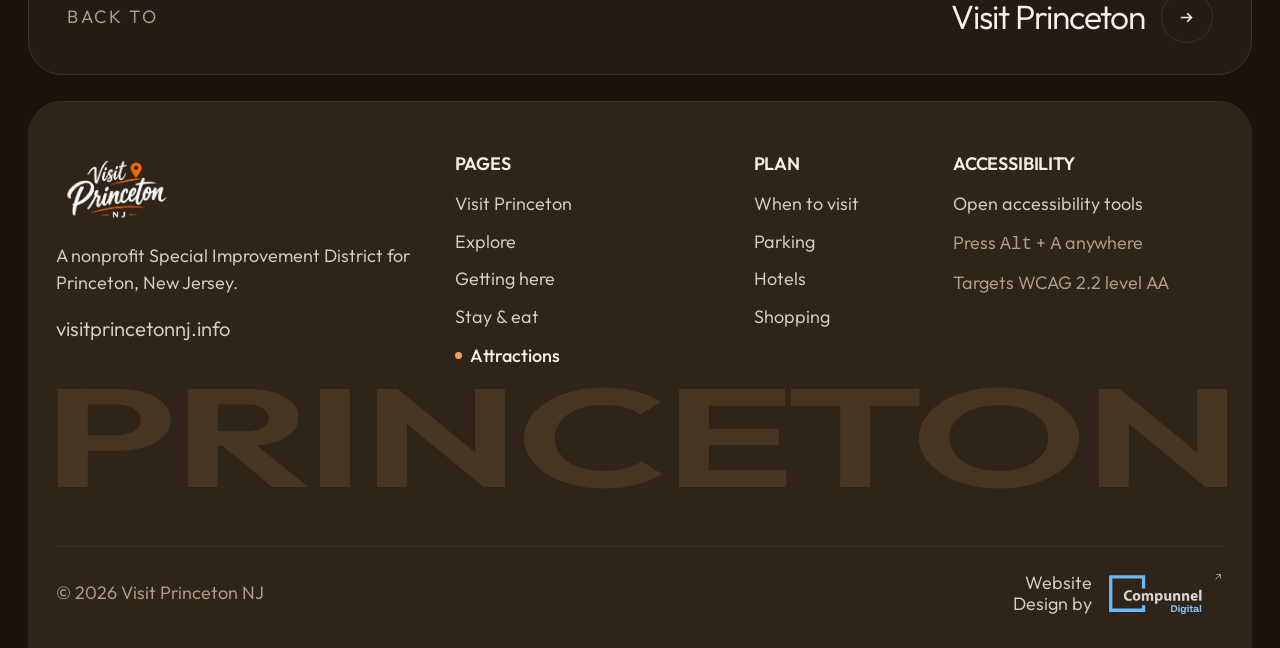
<file: attractions.html>
<!DOCTYPE html>
<html lang="en" data-theme="light">
<head>
<meta charset="utf-8">
<meta name="viewport" content="width=device-width, initial-scale=1">
<meta name="theme-color" content="#ffffff">
<meta name="description" content="The full list of 27 historical, cultural and recreational attractions in Princeton, New Jersey.">
<title>Attractions | Visit Princeton NJ</title>
<link rel="preconnect" href="https://fonts.googleapis.com">
<link rel="preconnect" href="https://fonts.gstatic.com" crossorigin>
<link href="https://fonts.googleapis.com/css2?family=Outfit:wght@300;350;400;500;600&display=swap" rel="stylesheet">
<link rel="stylesheet" href="assets/styles.css">
<script src="assets/search-index.js" defer></script>
<script src="assets/app.js" defer></script>
</head>
<body>
<a class="skip" href="#main">Skip to main content</a>
<div class="progress" id="progress" role="progressbar" aria-label="Page scroll progress"
     aria-valuemin="0" aria-valuemax="100" aria-valuenow="0"></div>

<header class="masthead">
  <div class="masthead-in grid">

    <a class="logo c3" href="index.html" aria-label="Visit Princeton NJ — home"><span class="logo-light"><img src="assets/img/logo-visit-princeton.png" alt="Visit Princeton NJ" width="120" height="67" decoding="async"></span><span class="logo-dark"><img src="assets/img/logo-visit-princeton-dark.png" alt="Visit Princeton NJ" width="120" height="67" decoding="async"></span>
    </a>

    <nav class="mainnav c6" aria-label="Main">
      <a href="index.html">Visit</a><a href="explore.html">Explore</a><a href="getting-here.html">Getting here</a><a href="stay-eat.html">Stay & eat</a><a href="attractions.html" aria-current="page">Attractions</a>
    </nav>

    <div class="head-tools c3">
      <button class="iconbtn" id="searchBtn" aria-haspopup="dialog" aria-expanded="false"
              aria-controls="searchPanel" aria-label="Search this site" title="Search (press /)">
        <svg viewBox="0 0 24 24" fill="none" stroke="currentColor" stroke-width="1.8" aria-hidden="true">
          <circle cx="11" cy="11" r="7"/><path d="m20 20-3.6-3.6"/></svg>
      </button>
      <div class="themewrap">
        <button class="iconbtn" id="themeBtn" aria-haspopup="true" aria-expanded="false"
                aria-controls="themeMenu" aria-label="Change colour theme">
          <svg class="i-moon" viewBox="0 0 24 24" fill="none" stroke="currentColor" stroke-width="1.8" aria-hidden="true">
            <path d="M20 14.5A8.5 8.5 0 0 1 9.5 4a8.5 8.5 0 1 0 10.5 10.5Z"/></svg>
          <svg class="i-sun" viewBox="0 0 24 24" fill="none" stroke="currentColor" stroke-width="1.8" aria-hidden="true">
            <circle cx="12" cy="12" r="4.2"/><path d="M12 2v2.6M12 19.4V22M2 12h2.6M19.4 12H22M4.9 4.9l1.9 1.9M17.2 17.2l1.9 1.9M19.1 4.9l-1.9 1.9M6.8 17.2l-1.9 1.9"/></svg>
        </button>
        <div class="thememenu" id="themeMenu" role="menu" aria-label="Colour theme">
          <button type="button" role="menuitemradio" data-theme-opt="light" aria-checked="false">
            <svg viewBox="0 0 24 24" fill="none" stroke="currentColor" stroke-width="1.8" aria-hidden="true"><circle cx="12" cy="12" r="4.2"/><path d="M12 2v2.6M12 19.4V22M2 12h2.6M19.4 12H22"/></svg>
            Light</button>
          <button type="button" role="menuitemradio" data-theme-opt="dark" aria-checked="false">
            <svg viewBox="0 0 24 24" fill="none" stroke="currentColor" stroke-width="1.8" aria-hidden="true"><path d="M20 14.5A8.5 8.5 0 0 1 9.5 4a8.5 8.5 0 1 0 10.5 10.5Z"/></svg>
            Dark</button>
          <button type="button" role="menuitemradio" data-theme-opt="auto" aria-checked="true">
            <svg viewBox="0 0 24 24" fill="none" stroke="currentColor" stroke-width="1.8" aria-hidden="true"><circle cx="12" cy="12" r="9"/><path d="M12 7v5l3 2"/></svg>
            Automatic</button>
          <p class="hint">Automatic follows your device clock — light from sunrise, dark after sunset.</p>
        </div>
      </div>

      <button class="iconbtn navtoggle" id="navToggle" aria-expanded="false"
              aria-controls="drawer" aria-label="Open navigation menu">
        <svg viewBox="0 0 24 24" fill="none" stroke="currentColor" stroke-width="1.9" aria-hidden="true">
          <path d="M3 6h18M3 12h18M3 18h18"/></svg>
      </button>
    </div>
  </div>

  <nav class="drawer" id="drawer" aria-label="Mobile">
    <a href="index.html">Visit<svg viewBox="0 0 24 24" fill="none" stroke="currentColor" stroke-width="2.4" aria-hidden="true"><path d="m9 6 6 6-6 6"/></svg></a><a href="explore.html">Explore<svg viewBox="0 0 24 24" fill="none" stroke="currentColor" stroke-width="2.4" aria-hidden="true"><path d="m9 6 6 6-6 6"/></svg></a><a href="getting-here.html">Getting here<svg viewBox="0 0 24 24" fill="none" stroke="currentColor" stroke-width="2.4" aria-hidden="true"><path d="m9 6 6 6-6 6"/></svg></a><a href="stay-eat.html">Stay & eat<svg viewBox="0 0 24 24" fill="none" stroke="currentColor" stroke-width="2.4" aria-hidden="true"><path d="m9 6 6 6-6 6"/></svg></a><a href="attractions.html" aria-current="page">Attractions<svg viewBox="0 0 24 24" fill="none" stroke="currentColor" stroke-width="2.4" aria-hidden="true"><path d="m9 6 6 6-6 6"/></svg></a>
  </nav>
</header>

<div class="search-scrim" id="searchScrim" hidden></div>
<div class="search-panel" id="searchPanel" role="dialog" aria-modal="true"
     aria-labelledby="searchTitle" hidden>
  <h2 class="sr-only" id="searchTitle">Search this site</h2>
  <div class="search-bar">
    <svg viewBox="0 0 24 24" fill="none" stroke="currentColor" stroke-width="1.8" aria-hidden="true">
      <circle cx="11" cy="11" r="7"/><path d="m20 20-3.6-3.6"/></svg>
    <input type="search" id="searchInput" autocomplete="off" spellcheck="false"
           placeholder="Search words or a whole phrase"
           aria-controls="searchResults" aria-describedby="searchHint">
    <button type="button" class="search-close" id="searchClose" aria-label="Close search">
      <svg viewBox="0 0 24 24" fill="none" stroke="currentColor" stroke-width="2.2" aria-hidden="true">
        <path d="M6 6l12 12M18 6 6 18"/></svg>
    </button>
  </div>
  <p class="search-hint" id="searchHint">Search any word or sentence. Put "quotes around a phrase" to match it exactly.</p>
  <ul class="search-results" id="searchResults" role="listbox" aria-label="Search results"></ul>
  <div class="search-pager" id="searchPager" hidden>
    <button type="button" id="pagePrev" aria-label="Previous results">
      <svg viewBox="0 0 24 24" fill="none" stroke="currentColor" stroke-width="2.3" aria-hidden="true"><path d="M15 6 9 12l6 6"/></svg>
    </button>
    <span id="pageNum" aria-live="polite">1 / 1</span>
    <button type="button" id="pageNext" aria-label="More results">
      <svg viewBox="0 0 24 24" fill="none" stroke="currentColor" stroke-width="2.3" aria-hidden="true"><path d="m9 6 6 6-6 6"/></svg>
    </button>
  </div>
  <p class="search-status" id="searchStatus" role="status" aria-live="polite"></p>
</div>


<nav class="crumbs" aria-label="Breadcrumb">
  <a href="index.html">Visit Princeton</a><svg viewBox="0 0 24 24" fill="none" stroke="currentColor" stroke-width="2.4" aria-hidden="true"><path d="m9 6 6 6-6 6"/></svg><span aria-current="page">Attractions</span>
</nav>
<main id="main">

<section class="subhero">
  <div class="cine"><img src="assets/img/hero-attractions.jpg" alt="A candlelit choral concert in a Princeton chapel" loading="eager" decoding="async"></div>
  <div class="hero-inner">
    <div class="hero-copy">
      <span class="kicker">05 — Princeton attractions</span>
      <h1 class="h-xl">Places to start with</h1>
      <p>Here are just some of the many historical, cultural and recreational attractions
         Princeton has to offer. <em>(Sample to Discuss)</em></p>
    </div>
  </div>
</section>

<section class="band band-cream" aria-labelledby="allh">
  <div class="wrap">
    <div class="sec-head">
      <div>
        <span class="kicker" style="color:var(--accent)">The full list</span>
        <h2 class="h-lg" id="allh" style="margin-top:14px">
          <span data-count="27">27</span> places to start with</h2>
      </div>
      <div class="filters" role="group" aria-label="Filter attractions by type">
        <button type="button" data-filter="all" aria-pressed="true">All</button>
        <button type="button" data-filter="arts" aria-pressed="false">Arts &amp; entertainment</button>
        <button type="button" data-filter="historical" aria-pressed="false">Historical</button>
        <button type="button" data-filter="outdoor" aria-pressed="false">Outdoor</button>
      </div>
    </div>

    <p class="filter-count" id="filterCount" role="status" aria-live="polite">Showing all 27 places</p>
    <div class="grid">
      <article class="card acard reveal c4" data-cat="arts historical" id="bainbridge">
        <div class="acard-media"><div class="cine"><img src="assets/img/bainbridge-house.jpg" alt="The yellow colonial Bainbridge House on Nassau Street" class="" loading="lazy" decoding="async"></div><span class="acard-num">01</span></div>
        <h3>Art@Bainbridge</h3>
        <p>A gallery project of the Princeton University Art Museum, housed in the carefully restored colonial-era Bainbridge House on Nassau Street in downtown Princeton. Admission is free.</p>
      </article>
      <article class="card acard reveal c4" data-cat="arts" id="arts-council-of-princeton">
        <div class="acard-media"><div class="cine"><img src="assets/img/sculpture-arch.jpg" alt="A stainless steel arch sculpture over a garden path" class="face-top" loading="lazy" decoding="async"></div><span class="acard-num">02</span></div>
        <h3>Arts Council of Princeton</h3>
        <p>A non-profit independent arts organization in Princeton, NJ, offering a range of classes, events and galleries.</p>
      </article>
      <article class="card acard reveal c4" data-cat="outdoor" id="back-nine-golf">
        <div class="acard-media"><div class="cine"><img src="assets/img/university-store.jpg" alt="Princeton pennants and sporting goods on store shelves" class="face-top" loading="lazy" decoding="async"></div><span class="acard-num">03</span></div>
        <h3>Back Nine Golf</h3>
        <p>An indoor golf simulator in the Princeton Shopping Center.</p>
      </article>
      <article class="card acard reveal c4" data-cat="historical outdoor" id="battlefield">
        <div class="acard-media"><div class="cine"><img src="assets/img/battlefield-colonnade.jpg" alt="The Ionic colonnade at Princeton Battlefield in autumn" class="" loading="lazy" decoding="async"></div><span class="acard-num">04</span></div>
        <h3>Battlefield State Park</h3>
        <p>Where American and British troops fought each other on January 3, 1777, in the Battle of Princeton during the American Revolutionary War. The battle ended when the British soldiers in Nassau Hall surrendered.</p>
      </article>
      <article class="card acard reveal c4" data-cat="outdoor" id="canal">
        <div class="acard-media"><div class="cine"><img src="assets/img/sculpture-dancers.jpg" alt="White dancing figures on the bank of still water" class="" loading="lazy" decoding="async"></div><span class="acard-num">05</span></div>
        <h3>D&amp;R Canal</h3>
        <p>Over 70 miles of linear multi-use path along a historic canal, with trail networks and connections across several counties. Pack your hiking shoes, grab your mountain bike or strap that kayak to the car.</p>
      </article>
      <article class="card acard reveal c4" data-cat="outdoor" id="greenway">
        <div class="acard-media"><div class="cine"><img src="assets/img/sculpture-pond.jpg" alt="A bronze figure sculpture above a lily pond" class="" loading="lazy" decoding="async"></div><span class="acard-num">06</span></div>
        <h3>D&amp;R Greenway</h3>
        <p>Since its founding in 1989, the D&amp;R Greenway Trust has preserved 22,000 acres of land in New Jersey. Visitors can walk its trails and enjoy the lands they have helped protect.</p>
      </article>
      <article class="card acard reveal c4" data-cat="historical" id="drumthwacket">
        <div class="acard-media"><div class="cine"><img src="assets/img/white-mansion-autumn.jpg" alt="A white colonial mansion behind bare autumn trees" class="" loading="lazy" decoding="async"></div><span class="acard-num">07</span></div>
        <h3>Drumthwacket</h3>
        <p>Constructed on land that witnessed the 1777 Princeton battle for American independence, today it serves as the official residence of the Governor of New Jersey.</p>
      </article>
      <article class="card acard reveal c4" data-cat="outdoor" id="friends-of-herrontown-woods">
        <div class="acard-media"><div class="cine"><img src="assets/img/battlefield-snow.jpg" alt="Snow-covered pines under a deep blue sky" class="" loading="lazy" decoding="async"></div><span class="acard-num">08</span></div>
        <h3>Friends of Herrontown Woods</h3>
        <p>Herrontown Woods is Princeton’s first and most whimsical nature preserve.</p>
      </article>
      <article class="card acard reveal c4" data-cat="historical" id="hsp">
        <div class="acard-media"><div class="cine"><img src="assets/img/victorian-maple.jpg" alt="A clapboard Victorian house under a blazing orange maple" class="" loading="lazy" decoding="async"></div><span class="acard-num">09</span></div>
        <h3>Historical Society of Princeton</h3>
        <p>Founded in 1939 and located at Updike Farmstead, it is a hub for cultural enrichment and experiential education that includes a museum and research center.</p>
      </article>
      <article class="card acard reveal c4" data-cat="arts" id="hudson-table">
        <div class="acard-media"><div class="cine"><img src="assets/img/agricola-plate.jpg" alt="A plated dish of potatoes and a poached egg" class="" loading="lazy" decoding="async"></div><span class="acard-num">10</span></div>
        <h3>Hudson Table</h3>
        <p>An interactive culinary studio and event space offering cooking classes, live chef competitions, catering and more.</p>
      </article>
      <article class="card acard reveal c4" data-cat="outdoor" id="institute">
        <div class="acard-media"><div class="cine"><img src="assets/img/prospect-garden.jpg" alt="A formal garden with clipped hedges and a fountain" class="" loading="lazy" decoding="async"></div><span class="acard-num">11</span></div>
        <h3>Institute Woods</h3>
        <p>Open to the public and enjoyed year-round by bird watchers, walkers, runners and cross-country skiers.</p>
      </article>
      <article class="card acard reveal c4" data-cat="outdoor" id="carnegie">
        <div class="acard-media"><div class="cine"><img src="assets/img/gothic-arch-tunnel.jpg" alt="A run of pointed stone arches over a flagstone path" class="" loading="lazy" decoding="async"></div><span class="acard-num">12</span></div>
        <h3>Lake Carnegie</h3>
        <p>Located in the northeastern portion of Princeton, a lovely reservoir built in 1906 by damming the Millstone River.</p>
      </article>
      <article class="card acard reveal c4" data-cat="arts" id="mccarter">
        <div class="acard-media"><div class="cine"><img src="assets/img/mccarter-theatre.jpg" alt="The brick and stone exterior of McCarter Theatre" class="face-top" loading="lazy" decoding="async"></div><span class="acard-num">13</span></div>
        <h3>McCarter Theatre</h3>
        <p>McCarter’s mission is to create stories and experiences that enliven minds, expand imaginations and engage communities via the performing arts.</p>
      </article>
      <article class="card acard reveal c4" data-cat="arts historical" id="morven">
        <div class="acard-media"><div class="cine"><img src="assets/img/morven-snow.jpg" alt="Morven, a white colonial mansion, under fresh snow" class="" loading="lazy" decoding="async"></div><span class="acard-num">14</span></div>
        <h3>Morven Museum &amp; Garden</h3>
        <p>A National Historic Landmark on five pristine acres — home of Richard Stockton, a signer of the Declaration of Independence, and a former Governor’s Mansion — showcasing the state’s cultural heritage through exhibitions, programs and events.</p>
      </article>
      <article class="card acard reveal c4" data-cat="arts" id="palmer-square-princeton">
        <div class="acard-media"><div class="cine"><img src="assets/img/hamilton-tudor.jpg" alt="The half-timbered Tudor shopfronts of Palmer Square at Christmas" class="face-top" loading="lazy" decoding="async"></div><span class="acard-num">15</span></div>
        <h3>Palmer Square Princeton</h3>
        <p>An exceptional collection of brand name stores, one-of-a-kind boutiques, great places to dine and exciting signature events.</p>
      </article>
      <article class="card acard reveal c4" data-cat="historical" id="princeton-battlefield-society">
        <div class="acard-media"><div class="cine"><img src="assets/img/battlefield-monument.jpg" alt="The colonnade monument at Princeton Battlefield" class="" loading="lazy" decoding="async"></div><span class="acard-num">16</span></div>
        <h3>Princeton Battlefield Society</h3>
        <p>The officially recognized friends organization for the Princeton Battlefield State Park.</p>
      </article>
      <article class="card acard reveal c4" data-cat="historical" id="cemetery">
        <div class="acard-media"><div class="cine"><img src="assets/img/cemetery-sign.jpg" alt="The Princeton Cemetery marker among old headstones" class="" loading="lazy" decoding="async"></div><span class="acard-num">17</span></div>
        <h3>Princeton Cemetery</h3>
        <p>A historic graveyard of the Nassau Presbyterian Church that is still active today. The nondenominational burial ground is best known as the final resting place of many notable individuals.</p>
      </article>
      <article class="card acard reveal c4" data-cat="outdoor" id="princeton-family-adventure-center">
        <div class="acard-media"><div class="cine"><img src="assets/img/bent-spoon-gelato.jpg" alt="Tubs of gelato in many flavours" class="face-top" loading="lazy" decoding="async"></div><span class="acard-num">18</span></div>
        <h3>Princeton Family Adventure Center</h3>
        <p>Fun, fitness and more at this indoor adventure space for children at the Princeton Shopping Center.</p>
      </article>
      <article class="card acard reveal c4" data-cat="arts" id="garden">
        <div class="acard-media"><div class="cine"><img src="assets/img/movie-night.webp" alt="Families watching an outdoor film screening at dusk" class="face-top" loading="lazy" decoding="async"></div><span class="acard-num">19</span></div>
        <h3>Princeton Garden Theatre</h3>
        <p>A historic movie theater on Nassau Street dedicated to presenting the finest independent, international, documentary and classic films and series.</p>
      </article>
      <article class="card acard reveal c4" data-cat="arts" id="library">
        <div class="acard-media"><div class="cine"><img src="assets/img/holder-courtyard.jpg" alt="A stone courtyard framed by a gothic arch" class="" loading="lazy" decoding="async"></div><span class="acard-num">20</span></div>
        <h3>Princeton Public Library</h3>
        <p>The most visited municipal public library in New Jersey, with over 860,000 annual visitors.</p>
      </article>
      <article class="card acard reveal c4" data-cat="arts" id="princeton-shopping-center">
        <div class="acard-media"><div class="cine"><img src="assets/img/palmer-square-walk.webp" alt="People walking a tree-shaded shopping street" class="face-top" loading="lazy" decoding="async"></div><span class="acard-num">21</span></div>
        <h3>Princeton Shopping Center</h3>
        <p>Home to more than 40 local and national retail outlets.</p>
      </article>
      <article class="card acard reveal c4" data-cat="arts" id="princeton-university-art-museum">
        <div class="acard-media"><div class="cine"><img src="assets/img/moore-oval.jpg" alt="Henry Moore's green bronze Oval with Points on the campus lawn" class="" loading="lazy" decoding="async"></div><span class="acard-num">22</span></div>
        <h3>Princeton University Art Museum</h3>
        <p>A world-class art collection at the heart of the Princeton University campus.</p>
      </article>
      <article class="card acard reveal c4" data-cat="outdoor" id="princeton-university-athletics">
        <div class="acard-media"><div class="cine"><img src="assets/img/nassau-hall-tigers.jpg" alt="The bronze Princeton tigers on the steps of Nassau Hall" class="" loading="lazy" decoding="async"></div><span class="acard-num">23</span></div>
        <h3>Princeton University Athletics</h3>
        <p>Men’s and women’s teams compete in multiple sports, from basketball to water polo.</p>
      </article>
      <article class="card acard reveal c4" data-cat="arts" id="princeton-university-concerts">
        <div class="acard-media"><div class="cine"><img src="assets/img/chapel-interior.jpg" alt="Stained glass and vaulting inside the Princeton University Chapel" class="face-top" loading="lazy" decoding="async"></div><span class="acard-num">24</span></div>
        <h3>Princeton University Concerts</h3>
        <p>A mission to educate, challenge, inspire and unite audiences through the presentation of exceptional classical musicians.</p>
      </article>
      <article class="card acard reveal c4" data-cat="outdoor" id="springdale-golf-club">
        <div class="acard-media"><div class="cine"><img src="assets/img/autumn-beech-tower.jpg" alt="A blazing copper beech beside the chapel tower" class="" loading="lazy" decoding="async"></div><span class="acard-num">25</span></div>
        <h3>Springdale Golf Club</h3>
        <p>A 15,000 square foot clubhouse with a formal dining room, bar/grille room and a separate conference room — the dining opportunities are endless.</p>
      </article>
      <article class="card acard reveal c4" data-cat="arts" id="the-princeton-festival">
        <div class="acard-media"><div class="cine"><img src="assets/img/carols-concert.jpg" alt="A candlelit choral concert in a Princeton chapel" class="face-top" loading="lazy" decoding="async"></div><span class="acard-num">26</span></div>
        <h3>The Princeton Festival</h3>
        <p>Princeton’s premier music festival, the Princeton Symphony Orchestra’s flagship summer program.</p>
      </article>
      <article class="card acard reveal c4" data-cat="outdoor" id="tpc-jasna-polana">
        <div class="acard-media"><div class="cine"><img src="assets/img/terhune-tasting.jpg" alt="Wine being poured at a tasting counter" class="" loading="lazy" decoding="async"></div><span class="acard-num">27</span></div>
        <h3>TPC Jasna Polana</h3>
        <p>A private golf club in Princeton that offers fine dining and hosts business events, conferences and weddings.</p>
      </article>
    </div>
  </div>
</section>

<section class="band band-mint" aria-labelledby="atgal">
  <div class="wrap">
    <h2 class="h-lg" id="atgal" style="text-align:center;display:flex;align-items:center;justify-content:center;gap:14px"><svg class="mark" viewBox="0 0 24 24" fill="currentColor" aria-hidden="true"><path d="M12 1.5 14.4 9.6 22.5 12l-8.1 2.4L12 22.5 9.6 14.4 1.5 12l8.1-2.4L12 1.5Z"/></svg> A look around</h2>
    <div class="collage" style="margin-top:34px">
      <figure class="p1"><div class="cine"><img src="assets/img/campus-stone-college.jpg" alt="A stone collegiate building and lawn on the Princeton campus" class="" loading="lazy" decoding="async"></div></figure>
      <figure class="p2"><div class="cine"><img src="assets/img/lake-carnegie-rower.jpg" alt="A single sculler on Lake Carnegie in golden morning mist" class="" loading="lazy" decoding="async"></div></figure>
      <figure class="p3"><div class="cine"><img src="assets/img/marquand-chapel-autumn.jpg" alt="A brownstone Gothic chapel among fallen autumn leaves" class="" loading="lazy" decoding="async"></div></figure>
      <figure class="p4"><div class="cine"><img src="assets/img/alexander-hall.jpg" alt="The Romanesque stonework of Alexander Hall" class="" loading="lazy" decoding="async"></div></figure>
      <figure class="p5"><div class="cine"><img src="assets/img/palmer-square-evening.webp" alt="Shops and lamplight around Palmer Square at golden hour" class="face-top" loading="lazy" decoding="async"></div></figure>
      <p class="pnote">Historical, cultural and recreational — all of it close together.</p>
    </div>
  </div>
</section>

</main>

<nav class="nextnav" aria-label="Continue">
  <span class="lbl">Back to</span>
  <a class="big" href="index.html">Visit Princeton<i><svg viewBox="0 0 24 24" fill="none" stroke="currentColor" stroke-width="2.3" aria-hidden="true"><path d="M4 12h15M13 6l6 6-6 6"/></svg></i></a>
</nav>

<footer id="contact">
  <div class="wrap">
    <div class="grid">
      <div class="f-col c4">
        <a class="logo" href="index.html" style="margin-bottom:16px" aria-label="Visit Princeton NJ — home"><span class="logo-light"><img src="assets/img/logo-visit-princeton.png" alt="Visit Princeton NJ" width="120" height="67" decoding="async"></span><span class="logo-dark"><img src="assets/img/logo-visit-princeton-dark.png" alt="Visit Princeton NJ" width="120" height="67" decoding="async"></span>
        </a>
        <p>A nonprofit Special Improvement District for Princeton, New Jersey.</p>
        <p class="small"><a href="https://visitprincetonnj.info" target="_blank" rel="noopener noreferrer">visitprincetonnj.info</a></p>
      </div>
      <div class="f-col c3">
        <h3>Pages</h3>
        <ul>
          <li><a href="index.html">Visit Princeton</a></li>
          <li><a href="explore.html">Explore</a></li>
          <li><a href="getting-here.html">Getting here</a></li>
          <li><a href="stay-eat.html">Stay &amp; eat</a></li>
          <li><a href="attractions.html" aria-current="page">Attractions</a></li>
        </ul>
      </div>
      <div class="f-col c2">
        <h3>Plan</h3>
        <ul>
          <li><a href="explore.html#when">When to visit</a></li>
          <li><a href="getting-here.html">Parking</a></li>
          <li><a href="stay-eat.html#stay">Hotels</a></li>
          <li><a href="stay-eat.html#shop">Shopping</a></li>
        </ul>
      </div>
      <div class="f-col c3">
        <h3>Accessibility</h3>
        <ul>
          <li><button type="button" class="linkish" onclick="document.getElementById('a11yFab').click()">Open accessibility tools</button></li>
          <li><span class="small">Press <kbd>Alt</kbd>&nbsp;+&nbsp;<kbd>A</kbd> anywhere</span></li>
          <li><span class="small">Targets WCAG&nbsp;2.2 level&nbsp;AA</span></li>
        </ul>
      </div>
    </div>

    <div class="wordmark" aria-hidden="true">
      <svg viewBox="14 8 1172 128" preserveAspectRatio="none" focusable="false">
        <text x="0" y="118" textLength="1200" lengthAdjust="spacingAndGlyphs"
              font-size="140">PRINCETON</text>
      </svg>
    </div>
    <p class="sr-only">Princeton</p>

    <div class="f-legal grid">
      <p class="c6">&copy;&nbsp;<span id="year">2026</span> Visit Princeton NJ</p>
      <div class="designed c6">
        <span class="lbl"><span>Website</span><span>Design by</span></span>
        <a href="https://digital.compunnel.com/" target="_blank" rel="noopener noreferrer" aria-label="Compunnel Digital — website designer (opens in a new tab)">
          <img src="assets/compunnel-digital.svg" alt="Compunnel Digital" width="104" height="49"><svg class="ext" viewBox="0 0 24 24" fill="none" stroke="currentColor" stroke-width="2" aria-hidden="true"><path d="M7 17 17 7M9 7h8v8"/></svg>
        </a>
      </div>
    </div>
  </div>
</footer>

<button class="totop" id="toTop" data-show="false" aria-label="Back to top of page">
  <svg viewBox="0 0 24 24" fill="none" stroke="currentColor" stroke-width="2.2" aria-hidden="true"><path d="M12 19V5M6 11l6-6 6 6"/></svg>
</button>

<button class="a11y-fab" id="a11yFab" aria-expanded="false" aria-controls="a11yPanel"
        aria-label="Accessibility tools. Keyboard shortcut Alt plus A" title="Accessibility tools (Alt + A)">
  <svg viewBox="0 0 24 24" fill="currentColor" aria-hidden="true">
    <circle cx="12" cy="4.2" r="2.1"/>
    <path d="M20.4 7.6c.2.8-.3 1.6-1.1 1.7l-4 .8v3l1.9 6.6c.2.8-.3 1.6-1.1 1.8-.8.2-1.6-.3-1.8-1.1L12.7 15h-1.4l-1.6 5.4c-.2.8-1 1.3-1.8 1.1-.8-.2-1.3-1-1.1-1.8l1.9-6.6v-3l-4-.8c-.8-.2-1.3-.9-1.1-1.7.2-.8.9-1.3 1.7-1.1L10 7.6h4l4.7-.9c.8-.2 1.5.1 1.7.9Z"/>
  </svg>
</button>

<section class="a11y-panel" id="a11yPanel" data-open="false" role="dialog" aria-modal="false"
         aria-labelledby="a11yTitle">
  <h2 id="a11yTitle">
    <svg viewBox="0 0 24 24" fill="currentColor" width="20" height="20" aria-hidden="true"><circle cx="12" cy="4.2" r="2.1"/><path d="M20.4 7.6c.2.8-.3 1.6-1.1 1.7l-4 .8v3l1.9 6.6c.2.8-.3 1.6-1.1 1.8-.8.2-1.6-.3-1.8-1.1L12.7 15h-1.4l-1.6 5.4c-.2.8-1 1.3-1.8 1.1-.8-.2-1.3-1-1.1-1.8l1.9-6.6v-3l-4-.8c-.8-.2-1.3-.9-1.1-1.7.2-.8.9-1.3 1.7-1.1L10 7.6h4l4.7-.9c.8-.2 1.5.1 1.7.9Z"/></svg>
    Accessibility
    <button class="close" type="button" aria-label="Close accessibility tools">
      <svg viewBox="0 0 24 24" fill="none" stroke="currentColor" stroke-width="2.2" aria-hidden="true"><path d="M6 6l12 12M18 6 6 18"/></svg>
    </button>
  </h2>

  <div class="a11y-group">
    <h3>Listen to this page</h3>
    <div class="a11y-row">
      <button class="opt" type="button" id="speakPlay" aria-pressed="false" data-msg="">
        <svg viewBox="0 0 24 24" fill="currentColor" aria-hidden="true"><path d="M8 5v14l11-7z"/></svg>
        <span class="t">Read aloud</span></button>
      <button class="opt" type="button" id="speakPause">
        <svg viewBox="0 0 24 24" fill="currentColor" aria-hidden="true"><path d="M7 5h3.5v14H7zM13.5 5H17v14h-3.5z"/></svg>
        <span class="t">Pause</span></button>
      <button class="opt" type="button" id="speakStop">
        <svg viewBox="0 0 24 24" fill="currentColor" aria-hidden="true"><rect x="6" y="6" width="12" height="12" rx="2"/></svg>
        <span class="t">Stop</span></button>
    </div>
    <p class="speak-status" id="speakStatus" role="status" aria-live="polite">Ready when you are.</p>
  </div>

  <div class="a11y-group">
    <h3>Colour</h3>
    <div class="a11y-row">
      <button class="opt" type="button" data-pref="data-mono" data-val="off" data-msg="Full colour restored">
        <svg viewBox="0 0 24 24" fill="none" stroke="currentColor" stroke-width="1.8" aria-hidden="true"><circle cx="12" cy="12" r="9"/><path d="M12 3v18"/></svg>
        Full colour</button>
      <button class="opt" type="button" data-pref="data-mono" data-val="on" data-msg="Black and white mode on">
        <svg viewBox="0 0 24 24" fill="none" stroke="currentColor" stroke-width="1.8" aria-hidden="true"><circle cx="12" cy="12" r="9"/><path d="M12 3a9 9 0 0 1 0 18Z" fill="currentColor"/></svg>
        Black &amp; white</button>
      <button class="opt" type="button" data-pref="data-contrast" data-val="normal" data-msg="Standard contrast">
        <svg viewBox="0 0 24 24" fill="none" stroke="currentColor" stroke-width="1.8" aria-hidden="true"><circle cx="12" cy="12" r="9"/></svg>
        Standard</button>
      <button class="opt" type="button" data-pref="data-contrast" data-val="high" data-msg="High contrast on">
        <svg viewBox="0 0 24 24" fill="none" stroke="currentColor" stroke-width="2.2" aria-hidden="true"><circle cx="12" cy="12" r="9"/><path d="M12 3v18" stroke-width="9"/></svg>
        High contrast</button>
    </div>
  </div>

  <div class="a11y-group">
    <h3>Text size</h3>
    <div class="a11y-row">
      <button class="opt" type="button" data-pref="data-text" data-val="md" data-msg="Default text size">A</button>
      <button class="opt" type="button" data-pref="data-text" data-val="lg" data-msg="Larger text">A+</button>
      <button class="opt" type="button" data-pref="data-text" data-val="xl" data-msg="Largest text">A++</button>
    </div>
  </div>

  <div class="a11y-group">
    <h3>Reading aids</h3>
    <div class="a11y-row">
      <button class="opt" type="button" data-pref="data-underline" data-val="on" data-msg="Links underlined">
        <svg viewBox="0 0 24 24" fill="none" stroke="currentColor" stroke-width="1.8" aria-hidden="true"><path d="M7 4v7a5 5 0 0 0 10 0V4M5 20h14"/></svg>
        Underline links</button>
      <button class="opt" type="button" data-pref="data-spacing" data-val="on" data-msg="Extra letter and line spacing">
        <svg viewBox="0 0 24 24" fill="none" stroke="currentColor" stroke-width="1.8" aria-hidden="true"><path d="M4 7h16M4 12h16M4 17h16"/></svg>
        More spacing</button>
      <button class="opt" type="button" data-pref="data-motion" data-val="off" data-msg="Animations paused">
        <svg viewBox="0 0 24 24" fill="none" stroke="currentColor" stroke-width="1.8" aria-hidden="true"><path d="M7 5h3v14H7zM14 5h3v14h-3z"/></svg>
        Pause motion</button>
      <button class="opt" type="button" data-pref="data-motion" data-val="on" data-msg="Animations on">
        <svg viewBox="0 0 24 24" fill="currentColor" aria-hidden="true"><path d="M8 5v14l11-7z"/></svg>
        Allow motion</button>
    </div>
    <p class="a11y-note">Your choices are remembered on this device and apply to every page.
       Press <kbd>Esc</kbd> to close, <kbd>Alt</kbd>&nbsp;+&nbsp;<kbd>A</kbd> to reopen.</p>
    <div class="a11y-row" style="margin-top:10px">
      <button class="opt" type="button" id="a11yReset">
        <svg viewBox="0 0 24 24" fill="none" stroke="currentColor" stroke-width="1.8" aria-hidden="true"><path d="M20 12a8 8 0 1 1-2.4-5.7M20 4v5h-5"/></svg>
        Reset everything</button>
    </div>
  </div>
</section>

</body>
</html>
</file>
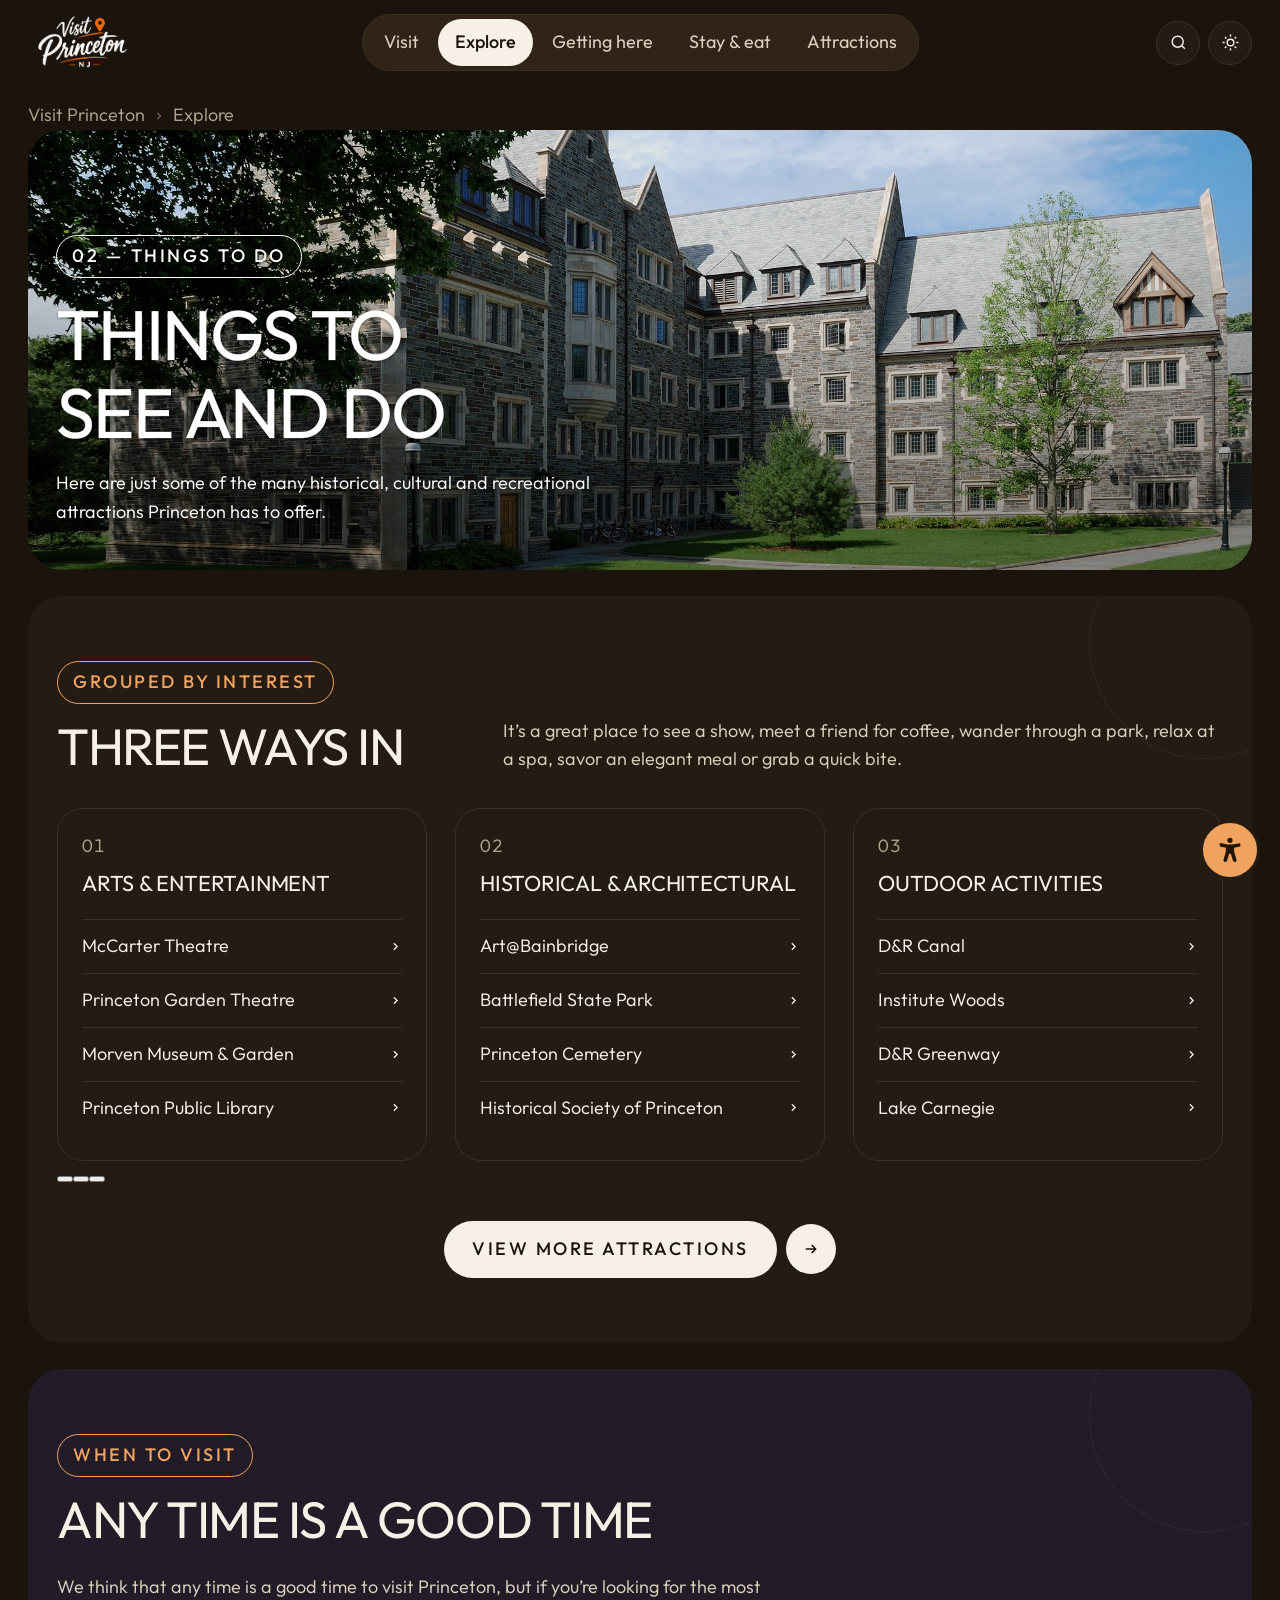
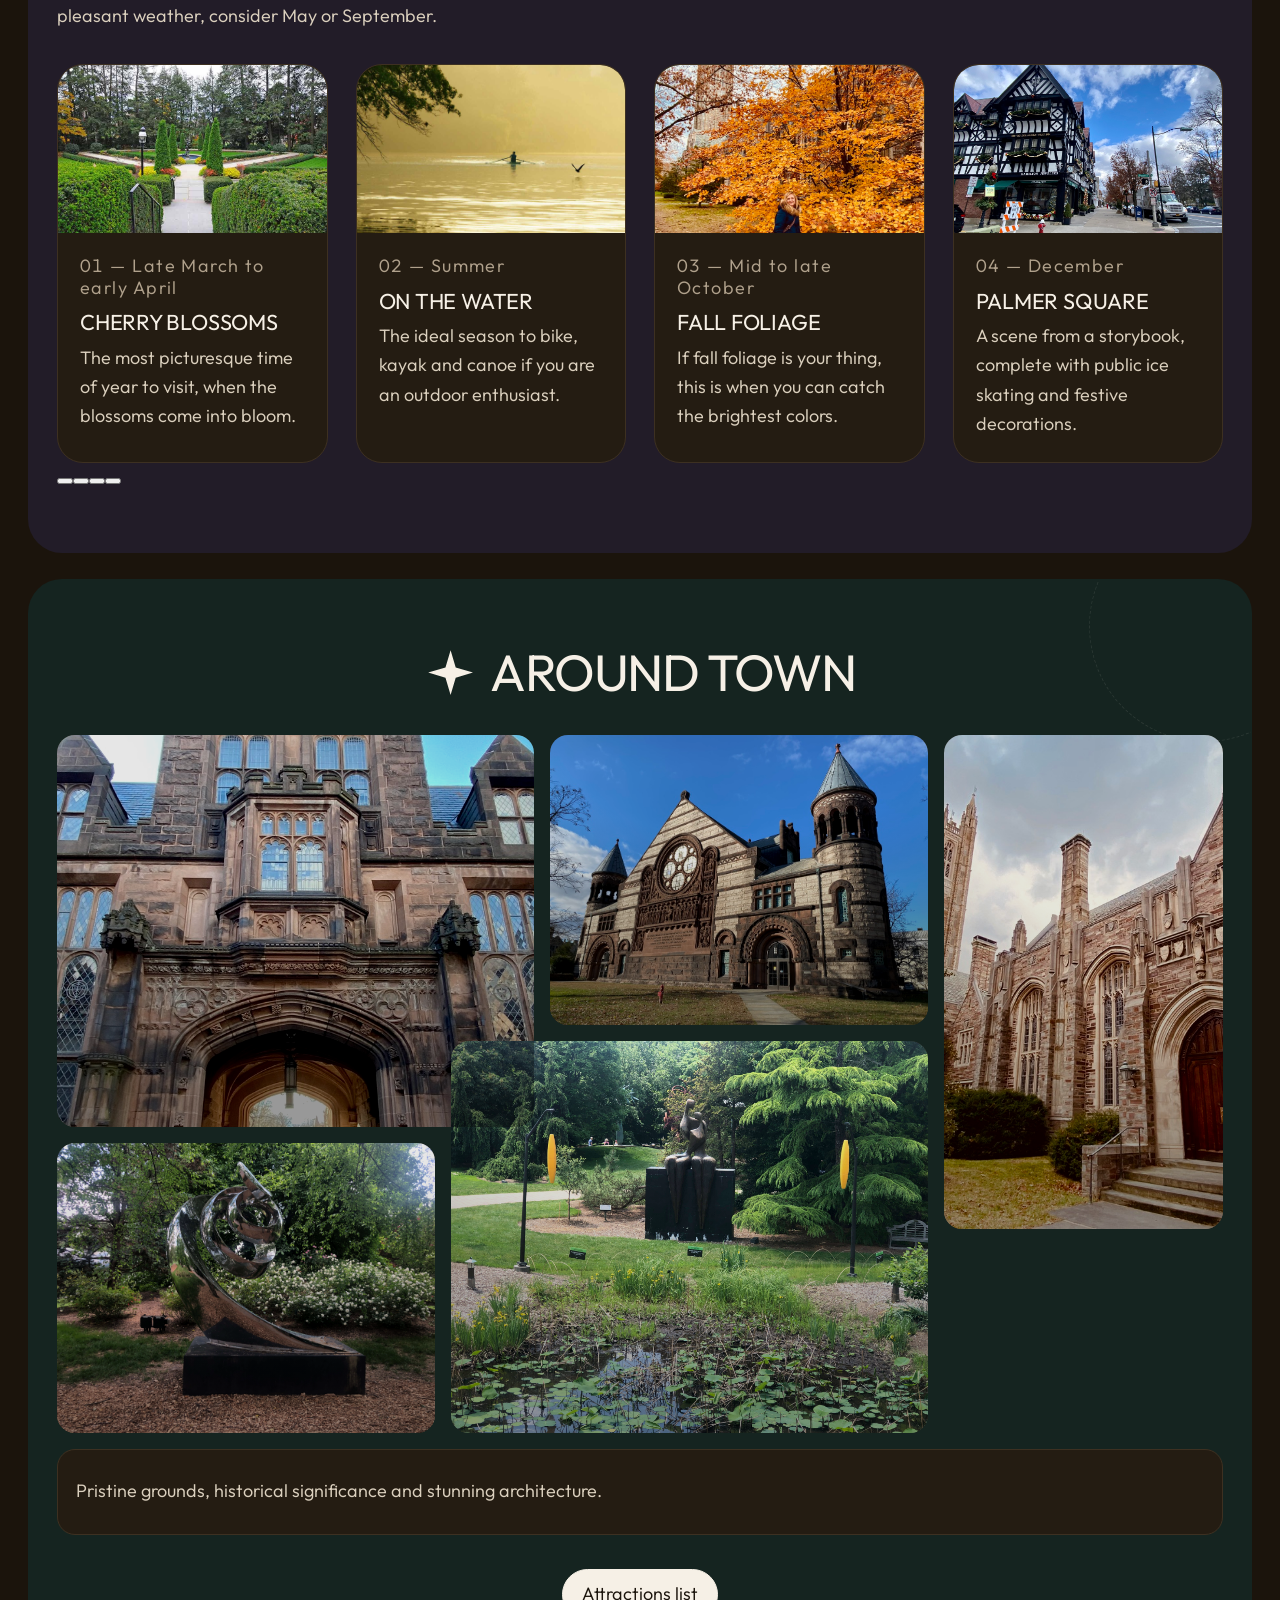
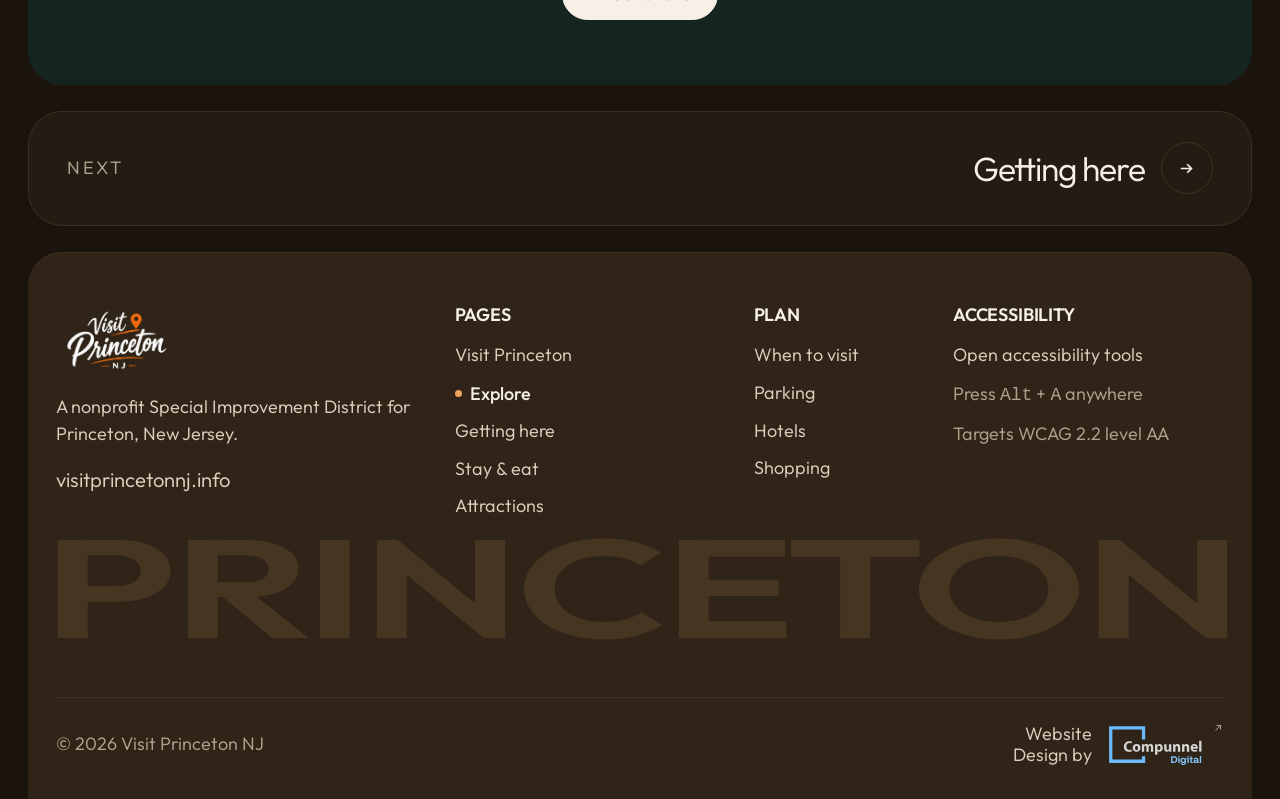
<file: explore.html>
<!DOCTYPE html>
<html lang="en" data-theme="light">
<head>
<meta charset="utf-8">
<meta name="viewport" content="width=device-width, initial-scale=1">
<meta name="theme-color" content="#ffffff">
<meta name="description" content="Arts and entertainment, historical and architectural landmarks, outdoor activities and the best time of year to visit Princeton.">
<title>Explore | Visit Princeton NJ</title>
<link rel="preconnect" href="https://fonts.googleapis.com">
<link rel="preconnect" href="https://fonts.gstatic.com" crossorigin>
<link href="https://fonts.googleapis.com/css2?family=Outfit:wght@300;350;400;500;600&display=swap" rel="stylesheet">
<link rel="stylesheet" href="assets/styles.css">
<script src="assets/search-index.js" defer></script>
<script src="assets/app.js" defer></script>
</head>
<body>
<a class="skip" href="#main">Skip to main content</a>
<div class="progress" id="progress" role="progressbar" aria-label="Page scroll progress"
     aria-valuemin="0" aria-valuemax="100" aria-valuenow="0"></div>

<header class="masthead">
  <div class="masthead-in grid">

    <a class="logo c3" href="index.html" aria-label="Visit Princeton NJ — home"><span class="logo-light"><img src="assets/img/logo-visit-princeton.png" alt="Visit Princeton NJ" width="120" height="67" decoding="async"></span><span class="logo-dark"><img src="assets/img/logo-visit-princeton-dark.png" alt="Visit Princeton NJ" width="120" height="67" decoding="async"></span>
    </a>

    <nav class="mainnav c6" aria-label="Main">
      <a href="index.html">Visit</a><a href="explore.html" aria-current="page">Explore</a><a href="getting-here.html">Getting here</a><a href="stay-eat.html">Stay & eat</a><a href="attractions.html">Attractions</a>
    </nav>

    <div class="head-tools c3">
      <button class="iconbtn" id="searchBtn" aria-haspopup="dialog" aria-expanded="false"
              aria-controls="searchPanel" aria-label="Search this site" title="Search (press /)">
        <svg viewBox="0 0 24 24" fill="none" stroke="currentColor" stroke-width="1.8" aria-hidden="true">
          <circle cx="11" cy="11" r="7"/><path d="m20 20-3.6-3.6"/></svg>
      </button>
      <div class="themewrap">
        <button class="iconbtn" id="themeBtn" aria-haspopup="true" aria-expanded="false"
                aria-controls="themeMenu" aria-label="Change colour theme">
          <svg class="i-moon" viewBox="0 0 24 24" fill="none" stroke="currentColor" stroke-width="1.8" aria-hidden="true">
            <path d="M20 14.5A8.5 8.5 0 0 1 9.5 4a8.5 8.5 0 1 0 10.5 10.5Z"/></svg>
          <svg class="i-sun" viewBox="0 0 24 24" fill="none" stroke="currentColor" stroke-width="1.8" aria-hidden="true">
            <circle cx="12" cy="12" r="4.2"/><path d="M12 2v2.6M12 19.4V22M2 12h2.6M19.4 12H22M4.9 4.9l1.9 1.9M17.2 17.2l1.9 1.9M19.1 4.9l-1.9 1.9M6.8 17.2l-1.9 1.9"/></svg>
        </button>
        <div class="thememenu" id="themeMenu" role="menu" aria-label="Colour theme">
          <button type="button" role="menuitemradio" data-theme-opt="light" aria-checked="false">
            <svg viewBox="0 0 24 24" fill="none" stroke="currentColor" stroke-width="1.8" aria-hidden="true"><circle cx="12" cy="12" r="4.2"/><path d="M12 2v2.6M12 19.4V22M2 12h2.6M19.4 12H22"/></svg>
            Light</button>
          <button type="button" role="menuitemradio" data-theme-opt="dark" aria-checked="false">
            <svg viewBox="0 0 24 24" fill="none" stroke="currentColor" stroke-width="1.8" aria-hidden="true"><path d="M20 14.5A8.5 8.5 0 0 1 9.5 4a8.5 8.5 0 1 0 10.5 10.5Z"/></svg>
            Dark</button>
          <button type="button" role="menuitemradio" data-theme-opt="auto" aria-checked="true">
            <svg viewBox="0 0 24 24" fill="none" stroke="currentColor" stroke-width="1.8" aria-hidden="true"><circle cx="12" cy="12" r="9"/><path d="M12 7v5l3 2"/></svg>
            Automatic</button>
          <p class="hint">Automatic follows your device clock — light from sunrise, dark after sunset.</p>
        </div>
      </div>

      <button class="iconbtn navtoggle" id="navToggle" aria-expanded="false"
              aria-controls="drawer" aria-label="Open navigation menu">
        <svg viewBox="0 0 24 24" fill="none" stroke="currentColor" stroke-width="1.9" aria-hidden="true">
          <path d="M3 6h18M3 12h18M3 18h18"/></svg>
      </button>
    </div>
  </div>

  <nav class="drawer" id="drawer" aria-label="Mobile">
    <a href="index.html">Visit<svg viewBox="0 0 24 24" fill="none" stroke="currentColor" stroke-width="2.4" aria-hidden="true"><path d="m9 6 6 6-6 6"/></svg></a><a href="explore.html" aria-current="page">Explore<svg viewBox="0 0 24 24" fill="none" stroke="currentColor" stroke-width="2.4" aria-hidden="true"><path d="m9 6 6 6-6 6"/></svg></a><a href="getting-here.html">Getting here<svg viewBox="0 0 24 24" fill="none" stroke="currentColor" stroke-width="2.4" aria-hidden="true"><path d="m9 6 6 6-6 6"/></svg></a><a href="stay-eat.html">Stay & eat<svg viewBox="0 0 24 24" fill="none" stroke="currentColor" stroke-width="2.4" aria-hidden="true"><path d="m9 6 6 6-6 6"/></svg></a><a href="attractions.html">Attractions<svg viewBox="0 0 24 24" fill="none" stroke="currentColor" stroke-width="2.4" aria-hidden="true"><path d="m9 6 6 6-6 6"/></svg></a>
  </nav>
</header>

<div class="search-scrim" id="searchScrim" hidden></div>
<div class="search-panel" id="searchPanel" role="dialog" aria-modal="true"
     aria-labelledby="searchTitle" hidden>
  <h2 class="sr-only" id="searchTitle">Search this site</h2>
  <div class="search-bar">
    <svg viewBox="0 0 24 24" fill="none" stroke="currentColor" stroke-width="1.8" aria-hidden="true">
      <circle cx="11" cy="11" r="7"/><path d="m20 20-3.6-3.6"/></svg>
    <input type="search" id="searchInput" autocomplete="off" spellcheck="false"
           placeholder="Search words or a whole phrase"
           aria-controls="searchResults" aria-describedby="searchHint">
    <button type="button" class="search-close" id="searchClose" aria-label="Close search">
      <svg viewBox="0 0 24 24" fill="none" stroke="currentColor" stroke-width="2.2" aria-hidden="true">
        <path d="M6 6l12 12M18 6 6 18"/></svg>
    </button>
  </div>
  <p class="search-hint" id="searchHint">Search any word or sentence. Put "quotes around a phrase" to match it exactly.</p>
  <ul class="search-results" id="searchResults" role="listbox" aria-label="Search results"></ul>
  <div class="search-pager" id="searchPager" hidden>
    <button type="button" id="pagePrev" aria-label="Previous results">
      <svg viewBox="0 0 24 24" fill="none" stroke="currentColor" stroke-width="2.3" aria-hidden="true"><path d="M15 6 9 12l6 6"/></svg>
    </button>
    <span id="pageNum" aria-live="polite">1 / 1</span>
    <button type="button" id="pageNext" aria-label="More results">
      <svg viewBox="0 0 24 24" fill="none" stroke="currentColor" stroke-width="2.3" aria-hidden="true"><path d="m9 6 6 6-6 6"/></svg>
    </button>
  </div>
  <p class="search-status" id="searchStatus" role="status" aria-live="polite"></p>
</div>


<nav class="crumbs" aria-label="Breadcrumb">
  <a href="index.html">Visit Princeton</a><svg viewBox="0 0 24 24" fill="none" stroke="currentColor" stroke-width="2.4" aria-hidden="true"><path d="m9 6 6 6-6 6"/></svg><span aria-current="page">Explore</span>
</nav>
<main id="main">

<section class="subhero">
  <div class="cine"><img src="assets/img/hero-explore.jpg" alt="A stone collegiate building and lawn on the Princeton campus" loading="eager" decoding="async"></div>
  <div class="hero-inner">
    <div class="hero-copy">
      <span class="kicker">02 — Things to do</span>
      <h1 class="h-xl">Things to see and do</h1>
      <p>Here are just some of the many historical, cultural and recreational attractions
         Princeton has to offer.</p>
    </div>
  </div>
</section>

<section class="band band-cream" aria-labelledby="groups">
  <div class="wrap">
    <div class="sec-head">
      <div>
        <span class="kicker" style="color:var(--accent)">Grouped by interest</span>
        <h2 class="h-lg" id="groups" style="margin-top:14px">Three ways in</h2>
      </div>
      <p class="lede">It’s a great place to see a show, meet a friend for coffee, wander through a park,
         relax at a spa, savor an elegant meal or grab a quick bite.</p>
    </div>

    <div class="deck grid">
      
    <div class="card reveal c4" id="arts">
      <span class="num">01</span>
      <h3>Arts &amp; Entertainment</h3>
      <ul><li><a href="attractions.html#mccarter">McCarter Theatre<svg viewBox="0 0 24 24" fill="none" stroke="currentColor" stroke-width="2.4" aria-hidden="true"><path d="m9 6 6 6-6 6"/></svg></a></li><li><a href="attractions.html#garden">Princeton Garden Theatre<svg viewBox="0 0 24 24" fill="none" stroke="currentColor" stroke-width="2.4" aria-hidden="true"><path d="m9 6 6 6-6 6"/></svg></a></li><li><a href="attractions.html#morven">Morven Museum &amp; Garden<svg viewBox="0 0 24 24" fill="none" stroke="currentColor" stroke-width="2.4" aria-hidden="true"><path d="m9 6 6 6-6 6"/></svg></a></li><li><a href="attractions.html#library">Princeton Public Library<svg viewBox="0 0 24 24" fill="none" stroke="currentColor" stroke-width="2.4" aria-hidden="true"><path d="m9 6 6 6-6 6"/></svg></a></li></ul>
    </div>
      
    <div class="card reveal c4" id="historical">
      <span class="num">02</span>
      <h3>Historical &amp; Architectural</h3>
      <ul><li><a href="attractions.html#bainbridge">Art@Bainbridge<svg viewBox="0 0 24 24" fill="none" stroke="currentColor" stroke-width="2.4" aria-hidden="true"><path d="m9 6 6 6-6 6"/></svg></a></li><li><a href="attractions.html#battlefield">Battlefield State Park<svg viewBox="0 0 24 24" fill="none" stroke="currentColor" stroke-width="2.4" aria-hidden="true"><path d="m9 6 6 6-6 6"/></svg></a></li><li><a href="attractions.html#cemetery">Princeton Cemetery<svg viewBox="0 0 24 24" fill="none" stroke="currentColor" stroke-width="2.4" aria-hidden="true"><path d="m9 6 6 6-6 6"/></svg></a></li><li><a href="attractions.html#hsp">Historical Society of Princeton<svg viewBox="0 0 24 24" fill="none" stroke="currentColor" stroke-width="2.4" aria-hidden="true"><path d="m9 6 6 6-6 6"/></svg></a></li></ul>
    </div>
      
    <div class="card reveal c4" id="outdoor">
      <span class="num">03</span>
      <h3>Outdoor Activities</h3>
      <ul><li><a href="attractions.html#canal">D&amp;R Canal<svg viewBox="0 0 24 24" fill="none" stroke="currentColor" stroke-width="2.4" aria-hidden="true"><path d="m9 6 6 6-6 6"/></svg></a></li><li><a href="attractions.html#institute">Institute Woods<svg viewBox="0 0 24 24" fill="none" stroke="currentColor" stroke-width="2.4" aria-hidden="true"><path d="m9 6 6 6-6 6"/></svg></a></li><li><a href="attractions.html#greenway">D&amp;R Greenway<svg viewBox="0 0 24 24" fill="none" stroke="currentColor" stroke-width="2.4" aria-hidden="true"><path d="m9 6 6 6-6 6"/></svg></a></li><li><a href="attractions.html#carnegie">Lake Carnegie<svg viewBox="0 0 24 24" fill="none" stroke="currentColor" stroke-width="2.4" aria-hidden="true"><path d="m9 6 6 6-6 6"/></svg></a></li></ul>
    </div>
    </div>
    <p class="deck-hint"><svg viewBox="0 0 24 24" fill="none" stroke="currentColor" stroke-width="2" aria-hidden="true"><path d="M4 12h15M13 6l6 6-6 6"/></svg>Swipe through the cards</p>

    <p style="margin-top:34px;text-align:center">
      <a class="cta" href="attractions.html"><span class="lbl">View more attractions</span><span class="arw"><svg viewBox="0 0 24 24" fill="none" stroke="currentColor" stroke-width="2.3" aria-hidden="true"><path d="M4 12h15M13 6l6 6-6 6"/></svg></span></a>
    </p>
  </div>
</section>

<section class="band band-lilac" id="when" aria-labelledby="whenh">
  <div class="wrap">
    <div class="sec-head">
      <div>
        <span class="kicker" style="color:var(--accent)">When to visit</span>
        <h2 class="h-lg" id="whenh" style="margin-top:14px">Any time is a good time</h2>
      </div>
      <p class="lede">We think that any time is a good time to visit Princeton, but if you’re looking for
         the most pleasant weather, consider May or September.</p>
    </div>

    <div class="deck grid">
      <div class="card has-media reveal c3" id="c-cherry-blossoms"><span class="cmedia"><img src="assets/img/prospect-garden.jpg" alt="A formal garden in full leaf with clipped hedges" loading="lazy" decoding="async"></span><div class="cbody"><span class="num">01 — Late March to early April</span><h3>Cherry blossoms</h3><p>The most picturesque time of year to visit, when the blossoms come into bloom.</p></div></div>
      <div class="card has-media reveal c3" id="c-on-the-water"><span class="cmedia"><img src="assets/img/lake-carnegie-rower.jpg" alt="A single sculler on Lake Carnegie in golden mist" loading="lazy" decoding="async"></span><div class="cbody"><span class="num">02 — Summer</span><h3>On the water</h3><p>The ideal season to bike, kayak and canoe if you are an outdoor enthusiast.</p></div></div>
      <div class="card has-media reveal c3" id="c-fall-foliage"><span class="cmedia"><img src="assets/img/autumn-beech-tower.jpg" alt="A blazing copper beech beside the chapel tower" loading="lazy" decoding="async"></span><div class="cbody"><span class="num">03 — Mid to late October</span><h3>Fall foliage</h3><p>If fall foliage is your thing, this is when you can catch the brightest colors.</p></div></div>
      <div class="card has-media reveal c3" id="c-palmer-square"><span class="cmedia"><img src="assets/img/hamilton-tudor.jpg" alt="Half-timbered Tudor shopfronts decorated for Christmas" loading="lazy" decoding="async"></span><div class="cbody"><span class="num">04 — December</span><h3>Palmer Square</h3><p>A scene from a storybook, complete with public ice skating and festive decorations.</p></div></div>
    </div>
    <p class="deck-hint"><svg viewBox="0 0 24 24" fill="none" stroke="currentColor" stroke-width="2" aria-hidden="true"><path d="M4 12h15M13 6l6 6-6 6"/></svg>Swipe through the cards</p>
  </div>
</section>

<section class="band band-mint" aria-labelledby="around">
  <div class="wrap">
    <h2 class="h-lg" id="around" style="text-align:center;display:flex;align-items:center;justify-content:center;gap:14px"><svg class="mark" viewBox="0 0 24 24" fill="currentColor" aria-hidden="true"><path d="M12 1.5 14.4 9.6 22.5 12l-8.1 2.4L12 22.5 9.6 14.4 1.5 12l8.1-2.4L12 1.5Z"/></svg> Around town</h2>
    <div class="collage" style="margin-top:34px">
      <figure class="p1"><div class="cine"><img src="assets/img/east-pyne-arch.jpg" alt="The carved brownstone archway of East Pyne Hall" class="" loading="lazy" decoding="async"></div></figure>
      <figure class="p2"><div class="cine"><img src="assets/img/alexander-hall-rose.jpg" alt="The rose window and turrets of Alexander Hall" class="" loading="lazy" decoding="async"></div></figure>
      <figure class="p3"><div class="cine"><img src="assets/img/gothic-hall-tower.jpg" alt="A gothic hall and tower under a pale winter sky" class="" loading="lazy" decoding="async"></div></figure>
      <figure class="p4"><div class="cine"><img src="assets/img/sculpture-spiral.jpg" alt="A polished steel spiral sculpture in a garden" class="" loading="lazy" decoding="async"></div></figure>
      <figure class="p5"><div class="cine"><img src="assets/img/sculpture-pond.jpg" alt="A bronze figure sculpture above a lily pond" class="" loading="lazy" decoding="async"></div></figure>
      <p class="pnote">Pristine grounds, historical significance and stunning architecture.</p>
    </div>
    <p style="margin-top:34px;text-align:center"><a class="pill solid" href="attractions.html">Attractions list</a></p>
  </div>
</section>

</main>

<nav class="nextnav" aria-label="Continue">
  <span class="lbl">Next</span>
  <a class="big" href="getting-here.html">Getting here<i><svg viewBox="0 0 24 24" fill="none" stroke="currentColor" stroke-width="2.3" aria-hidden="true"><path d="M4 12h15M13 6l6 6-6 6"/></svg></i></a>
</nav>

<footer id="contact">
  <div class="wrap">
    <div class="grid">
      <div class="f-col c4">
        <a class="logo" href="index.html" style="margin-bottom:16px" aria-label="Visit Princeton NJ — home"><span class="logo-light"><img src="assets/img/logo-visit-princeton.png" alt="Visit Princeton NJ" width="120" height="67" decoding="async"></span><span class="logo-dark"><img src="assets/img/logo-visit-princeton-dark.png" alt="Visit Princeton NJ" width="120" height="67" decoding="async"></span>
        </a>
        <p>A nonprofit Special Improvement District for Princeton, New Jersey.</p>
        <p class="small"><a href="https://visitprincetonnj.info" target="_blank" rel="noopener noreferrer">visitprincetonnj.info</a></p>
      </div>
      <div class="f-col c3">
        <h3>Pages</h3>
        <ul>
          <li><a href="index.html">Visit Princeton</a></li>
          <li><a href="explore.html" aria-current="page">Explore</a></li>
          <li><a href="getting-here.html">Getting here</a></li>
          <li><a href="stay-eat.html">Stay &amp; eat</a></li>
          <li><a href="attractions.html">Attractions</a></li>
        </ul>
      </div>
      <div class="f-col c2">
        <h3>Plan</h3>
        <ul>
          <li><a href="explore.html#when">When to visit</a></li>
          <li><a href="getting-here.html">Parking</a></li>
          <li><a href="stay-eat.html#stay">Hotels</a></li>
          <li><a href="stay-eat.html#shop">Shopping</a></li>
        </ul>
      </div>
      <div class="f-col c3">
        <h3>Accessibility</h3>
        <ul>
          <li><button type="button" class="linkish" onclick="document.getElementById('a11yFab').click()">Open accessibility tools</button></li>
          <li><span class="small">Press <kbd>Alt</kbd>&nbsp;+&nbsp;<kbd>A</kbd> anywhere</span></li>
          <li><span class="small">Targets WCAG&nbsp;2.2 level&nbsp;AA</span></li>
        </ul>
      </div>
    </div>

    <div class="wordmark" aria-hidden="true">
      <svg viewBox="14 8 1172 128" preserveAspectRatio="none" focusable="false">
        <text x="0" y="118" textLength="1200" lengthAdjust="spacingAndGlyphs"
              font-size="140">PRINCETON</text>
      </svg>
    </div>
    <p class="sr-only">Princeton</p>

    <div class="f-legal grid">
      <p class="c6">&copy;&nbsp;<span id="year">2026</span> Visit Princeton NJ</p>
      <div class="designed c6">
        <span class="lbl"><span>Website</span><span>Design by</span></span>
        <a href="https://digital.compunnel.com/" target="_blank" rel="noopener noreferrer" aria-label="Compunnel Digital — website designer (opens in a new tab)">
          <img src="assets/compunnel-digital.svg" alt="Compunnel Digital" width="104" height="49"><svg class="ext" viewBox="0 0 24 24" fill="none" stroke="currentColor" stroke-width="2" aria-hidden="true"><path d="M7 17 17 7M9 7h8v8"/></svg>
        </a>
      </div>
    </div>
  </div>
</footer>

<button class="totop" id="toTop" data-show="false" aria-label="Back to top of page">
  <svg viewBox="0 0 24 24" fill="none" stroke="currentColor" stroke-width="2.2" aria-hidden="true"><path d="M12 19V5M6 11l6-6 6 6"/></svg>
</button>

<button class="a11y-fab" id="a11yFab" aria-expanded="false" aria-controls="a11yPanel"
        aria-label="Accessibility tools. Keyboard shortcut Alt plus A" title="Accessibility tools (Alt + A)">
  <svg viewBox="0 0 24 24" fill="currentColor" aria-hidden="true">
    <circle cx="12" cy="4.2" r="2.1"/>
    <path d="M20.4 7.6c.2.8-.3 1.6-1.1 1.7l-4 .8v3l1.9 6.6c.2.8-.3 1.6-1.1 1.8-.8.2-1.6-.3-1.8-1.1L12.7 15h-1.4l-1.6 5.4c-.2.8-1 1.3-1.8 1.1-.8-.2-1.3-1-1.1-1.8l1.9-6.6v-3l-4-.8c-.8-.2-1.3-.9-1.1-1.7.2-.8.9-1.3 1.7-1.1L10 7.6h4l4.7-.9c.8-.2 1.5.1 1.7.9Z"/>
  </svg>
</button>

<section class="a11y-panel" id="a11yPanel" data-open="false" role="dialog" aria-modal="false"
         aria-labelledby="a11yTitle">
  <h2 id="a11yTitle">
    <svg viewBox="0 0 24 24" fill="currentColor" width="20" height="20" aria-hidden="true"><circle cx="12" cy="4.2" r="2.1"/><path d="M20.4 7.6c.2.8-.3 1.6-1.1 1.7l-4 .8v3l1.9 6.6c.2.8-.3 1.6-1.1 1.8-.8.2-1.6-.3-1.8-1.1L12.7 15h-1.4l-1.6 5.4c-.2.8-1 1.3-1.8 1.1-.8-.2-1.3-1-1.1-1.8l1.9-6.6v-3l-4-.8c-.8-.2-1.3-.9-1.1-1.7.2-.8.9-1.3 1.7-1.1L10 7.6h4l4.7-.9c.8-.2 1.5.1 1.7.9Z"/></svg>
    Accessibility
    <button class="close" type="button" aria-label="Close accessibility tools">
      <svg viewBox="0 0 24 24" fill="none" stroke="currentColor" stroke-width="2.2" aria-hidden="true"><path d="M6 6l12 12M18 6 6 18"/></svg>
    </button>
  </h2>

  <div class="a11y-group">
    <h3>Listen to this page</h3>
    <div class="a11y-row">
      <button class="opt" type="button" id="speakPlay" aria-pressed="false" data-msg="">
        <svg viewBox="0 0 24 24" fill="currentColor" aria-hidden="true"><path d="M8 5v14l11-7z"/></svg>
        <span class="t">Read aloud</span></button>
      <button class="opt" type="button" id="speakPause">
        <svg viewBox="0 0 24 24" fill="currentColor" aria-hidden="true"><path d="M7 5h3.5v14H7zM13.5 5H17v14h-3.5z"/></svg>
        <span class="t">Pause</span></button>
      <button class="opt" type="button" id="speakStop">
        <svg viewBox="0 0 24 24" fill="currentColor" aria-hidden="true"><rect x="6" y="6" width="12" height="12" rx="2"/></svg>
        <span class="t">Stop</span></button>
    </div>
    <p class="speak-status" id="speakStatus" role="status" aria-live="polite">Ready when you are.</p>
  </div>

  <div class="a11y-group">
    <h3>Colour</h3>
    <div class="a11y-row">
      <button class="opt" type="button" data-pref="data-mono" data-val="off" data-msg="Full colour restored">
        <svg viewBox="0 0 24 24" fill="none" stroke="currentColor" stroke-width="1.8" aria-hidden="true"><circle cx="12" cy="12" r="9"/><path d="M12 3v18"/></svg>
        Full colour</button>
      <button class="opt" type="button" data-pref="data-mono" data-val="on" data-msg="Black and white mode on">
        <svg viewBox="0 0 24 24" fill="none" stroke="currentColor" stroke-width="1.8" aria-hidden="true"><circle cx="12" cy="12" r="9"/><path d="M12 3a9 9 0 0 1 0 18Z" fill="currentColor"/></svg>
        Black &amp; white</button>
      <button class="opt" type="button" data-pref="data-contrast" data-val="normal" data-msg="Standard contrast">
        <svg viewBox="0 0 24 24" fill="none" stroke="currentColor" stroke-width="1.8" aria-hidden="true"><circle cx="12" cy="12" r="9"/></svg>
        Standard</button>
      <button class="opt" type="button" data-pref="data-contrast" data-val="high" data-msg="High contrast on">
        <svg viewBox="0 0 24 24" fill="none" stroke="currentColor" stroke-width="2.2" aria-hidden="true"><circle cx="12" cy="12" r="9"/><path d="M12 3v18" stroke-width="9"/></svg>
        High contrast</button>
    </div>
  </div>

  <div class="a11y-group">
    <h3>Text size</h3>
    <div class="a11y-row">
      <button class="opt" type="button" data-pref="data-text" data-val="md" data-msg="Default text size">A</button>
      <button class="opt" type="button" data-pref="data-text" data-val="lg" data-msg="Larger text">A+</button>
      <button class="opt" type="button" data-pref="data-text" data-val="xl" data-msg="Largest text">A++</button>
    </div>
  </div>

  <div class="a11y-group">
    <h3>Reading aids</h3>
    <div class="a11y-row">
      <button class="opt" type="button" data-pref="data-underline" data-val="on" data-msg="Links underlined">
        <svg viewBox="0 0 24 24" fill="none" stroke="currentColor" stroke-width="1.8" aria-hidden="true"><path d="M7 4v7a5 5 0 0 0 10 0V4M5 20h14"/></svg>
        Underline links</button>
      <button class="opt" type="button" data-pref="data-spacing" data-val="on" data-msg="Extra letter and line spacing">
        <svg viewBox="0 0 24 24" fill="none" stroke="currentColor" stroke-width="1.8" aria-hidden="true"><path d="M4 7h16M4 12h16M4 17h16"/></svg>
        More spacing</button>
      <button class="opt" type="button" data-pref="data-motion" data-val="off" data-msg="Animations paused">
        <svg viewBox="0 0 24 24" fill="none" stroke="currentColor" stroke-width="1.8" aria-hidden="true"><path d="M7 5h3v14H7zM14 5h3v14h-3z"/></svg>
        Pause motion</button>
      <button class="opt" type="button" data-pref="data-motion" data-val="on" data-msg="Animations on">
        <svg viewBox="0 0 24 24" fill="currentColor" aria-hidden="true"><path d="M8 5v14l11-7z"/></svg>
        Allow motion</button>
    </div>
    <p class="a11y-note">Your choices are remembered on this device and apply to every page.
       Press <kbd>Esc</kbd> to close, <kbd>Alt</kbd>&nbsp;+&nbsp;<kbd>A</kbd> to reopen.</p>
    <div class="a11y-row" style="margin-top:10px">
      <button class="opt" type="button" id="a11yReset">
        <svg viewBox="0 0 24 24" fill="none" stroke="currentColor" stroke-width="1.8" aria-hidden="true"><path d="M20 12a8 8 0 1 1-2.4-5.7M20 4v5h-5"/></svg>
        Reset everything</button>
    </div>
  </div>
</section>

</body>
</html>
</file>
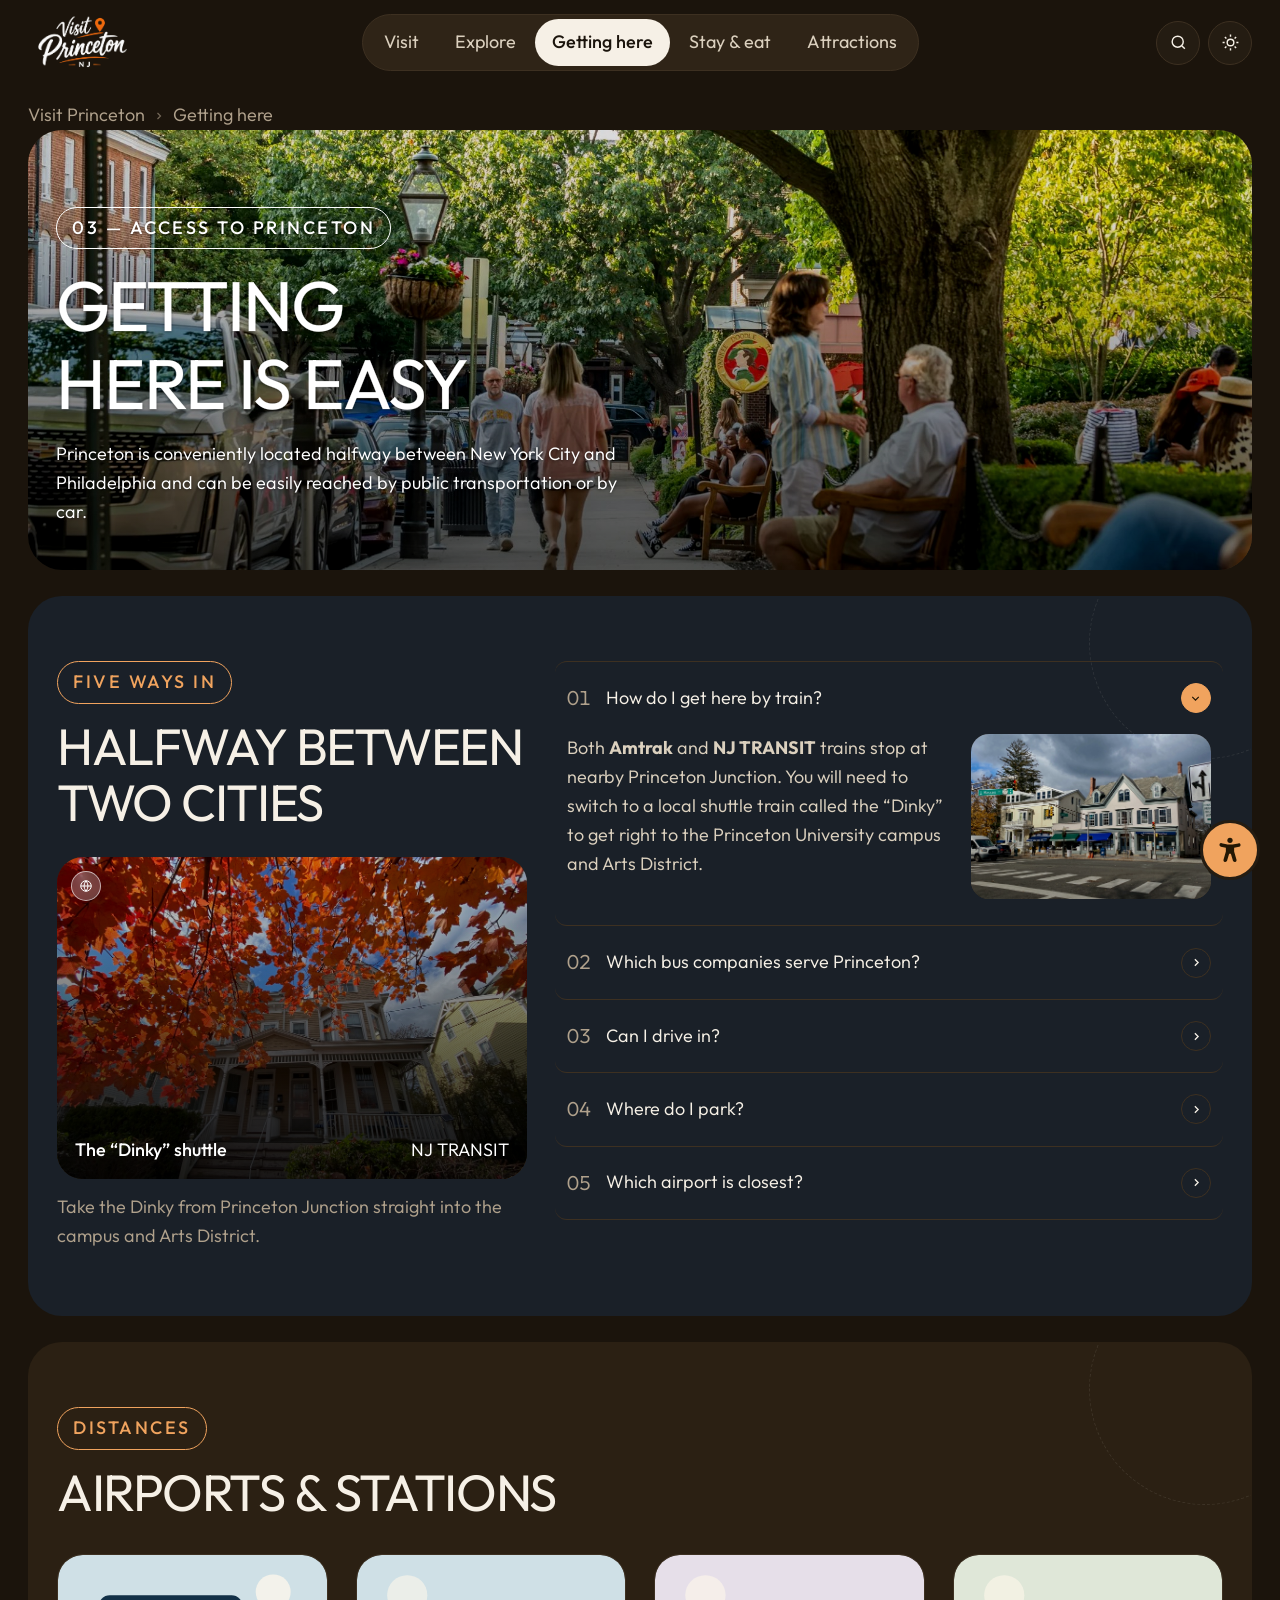
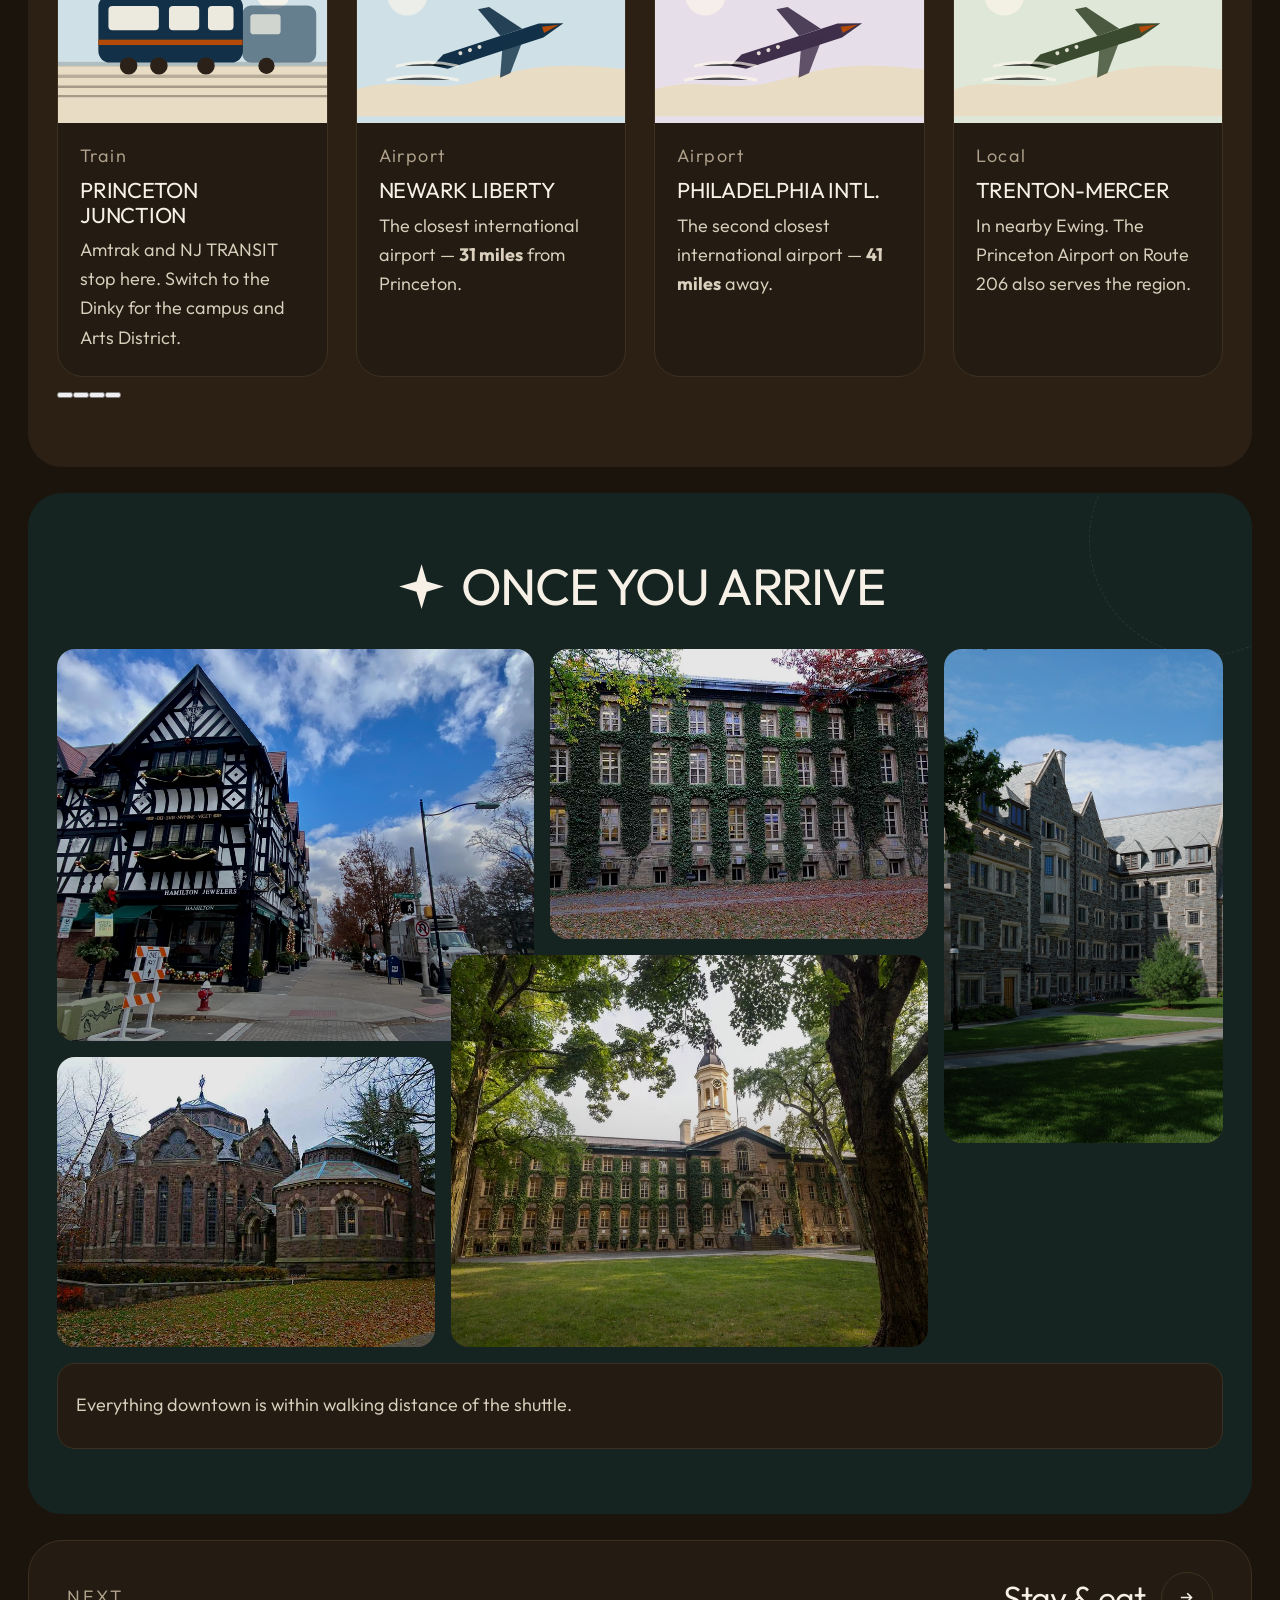
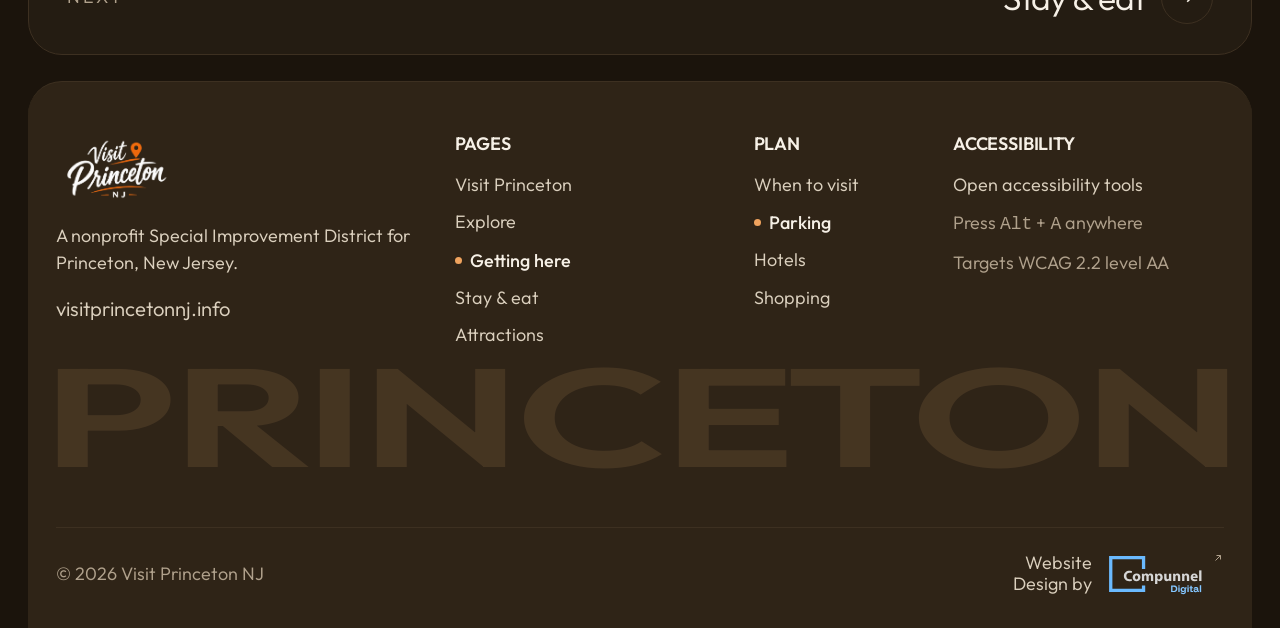
<file: getting-here.html>
<!DOCTYPE html>
<html lang="en" data-theme="light">
<head>
<meta charset="utf-8">
<meta name="viewport" content="width=device-width, initial-scale=1">
<meta name="theme-color" content="#ffffff">
<meta name="description" content="How to reach Princeton by train, bus, car or plane — plus parking in the centre of town.">
<title>Getting here | Visit Princeton NJ</title>
<link rel="preconnect" href="https://fonts.googleapis.com">
<link rel="preconnect" href="https://fonts.gstatic.com" crossorigin>
<link href="https://fonts.googleapis.com/css2?family=Outfit:wght@300;350;400;500;600&display=swap" rel="stylesheet">
<link rel="stylesheet" href="assets/styles.css">
<script src="assets/search-index.js" defer></script>
<script src="assets/app.js" defer></script>
</head>
<body>
<a class="skip" href="#main">Skip to main content</a>
<div class="progress" id="progress" role="progressbar" aria-label="Page scroll progress"
     aria-valuemin="0" aria-valuemax="100" aria-valuenow="0"></div>

<header class="masthead">
  <div class="masthead-in grid">

    <a class="logo c3" href="index.html" aria-label="Visit Princeton NJ — home"><span class="logo-light"><img src="assets/img/logo-visit-princeton.png" alt="Visit Princeton NJ" width="120" height="67" decoding="async"></span><span class="logo-dark"><img src="assets/img/logo-visit-princeton-dark.png" alt="Visit Princeton NJ" width="120" height="67" decoding="async"></span>
    </a>

    <nav class="mainnav c6" aria-label="Main">
      <a href="index.html">Visit</a><a href="explore.html">Explore</a><a href="getting-here.html" aria-current="page">Getting here</a><a href="stay-eat.html">Stay & eat</a><a href="attractions.html">Attractions</a>
    </nav>

    <div class="head-tools c3">
      <button class="iconbtn" id="searchBtn" aria-haspopup="dialog" aria-expanded="false"
              aria-controls="searchPanel" aria-label="Search this site" title="Search (press /)">
        <svg viewBox="0 0 24 24" fill="none" stroke="currentColor" stroke-width="1.8" aria-hidden="true">
          <circle cx="11" cy="11" r="7"/><path d="m20 20-3.6-3.6"/></svg>
      </button>
      <div class="themewrap">
        <button class="iconbtn" id="themeBtn" aria-haspopup="true" aria-expanded="false"
                aria-controls="themeMenu" aria-label="Change colour theme">
          <svg class="i-moon" viewBox="0 0 24 24" fill="none" stroke="currentColor" stroke-width="1.8" aria-hidden="true">
            <path d="M20 14.5A8.5 8.5 0 0 1 9.5 4a8.5 8.5 0 1 0 10.5 10.5Z"/></svg>
          <svg class="i-sun" viewBox="0 0 24 24" fill="none" stroke="currentColor" stroke-width="1.8" aria-hidden="true">
            <circle cx="12" cy="12" r="4.2"/><path d="M12 2v2.6M12 19.4V22M2 12h2.6M19.4 12H22M4.9 4.9l1.9 1.9M17.2 17.2l1.9 1.9M19.1 4.9l-1.9 1.9M6.8 17.2l-1.9 1.9"/></svg>
        </button>
        <div class="thememenu" id="themeMenu" role="menu" aria-label="Colour theme">
          <button type="button" role="menuitemradio" data-theme-opt="light" aria-checked="false">
            <svg viewBox="0 0 24 24" fill="none" stroke="currentColor" stroke-width="1.8" aria-hidden="true"><circle cx="12" cy="12" r="4.2"/><path d="M12 2v2.6M12 19.4V22M2 12h2.6M19.4 12H22"/></svg>
            Light</button>
          <button type="button" role="menuitemradio" data-theme-opt="dark" aria-checked="false">
            <svg viewBox="0 0 24 24" fill="none" stroke="currentColor" stroke-width="1.8" aria-hidden="true"><path d="M20 14.5A8.5 8.5 0 0 1 9.5 4a8.5 8.5 0 1 0 10.5 10.5Z"/></svg>
            Dark</button>
          <button type="button" role="menuitemradio" data-theme-opt="auto" aria-checked="true">
            <svg viewBox="0 0 24 24" fill="none" stroke="currentColor" stroke-width="1.8" aria-hidden="true"><circle cx="12" cy="12" r="9"/><path d="M12 7v5l3 2"/></svg>
            Automatic</button>
          <p class="hint">Automatic follows your device clock — light from sunrise, dark after sunset.</p>
        </div>
      </div>

      <button class="iconbtn navtoggle" id="navToggle" aria-expanded="false"
              aria-controls="drawer" aria-label="Open navigation menu">
        <svg viewBox="0 0 24 24" fill="none" stroke="currentColor" stroke-width="1.9" aria-hidden="true">
          <path d="M3 6h18M3 12h18M3 18h18"/></svg>
      </button>
    </div>
  </div>

  <nav class="drawer" id="drawer" aria-label="Mobile">
    <a href="index.html">Visit<svg viewBox="0 0 24 24" fill="none" stroke="currentColor" stroke-width="2.4" aria-hidden="true"><path d="m9 6 6 6-6 6"/></svg></a><a href="explore.html">Explore<svg viewBox="0 0 24 24" fill="none" stroke="currentColor" stroke-width="2.4" aria-hidden="true"><path d="m9 6 6 6-6 6"/></svg></a><a href="getting-here.html" aria-current="page">Getting here<svg viewBox="0 0 24 24" fill="none" stroke="currentColor" stroke-width="2.4" aria-hidden="true"><path d="m9 6 6 6-6 6"/></svg></a><a href="stay-eat.html">Stay & eat<svg viewBox="0 0 24 24" fill="none" stroke="currentColor" stroke-width="2.4" aria-hidden="true"><path d="m9 6 6 6-6 6"/></svg></a><a href="attractions.html">Attractions<svg viewBox="0 0 24 24" fill="none" stroke="currentColor" stroke-width="2.4" aria-hidden="true"><path d="m9 6 6 6-6 6"/></svg></a>
  </nav>
</header>

<div class="search-scrim" id="searchScrim" hidden></div>
<div class="search-panel" id="searchPanel" role="dialog" aria-modal="true"
     aria-labelledby="searchTitle" hidden>
  <h2 class="sr-only" id="searchTitle">Search this site</h2>
  <div class="search-bar">
    <svg viewBox="0 0 24 24" fill="none" stroke="currentColor" stroke-width="1.8" aria-hidden="true">
      <circle cx="11" cy="11" r="7"/><path d="m20 20-3.6-3.6"/></svg>
    <input type="search" id="searchInput" autocomplete="off" spellcheck="false"
           placeholder="Search words or a whole phrase"
           aria-controls="searchResults" aria-describedby="searchHint">
    <button type="button" class="search-close" id="searchClose" aria-label="Close search">
      <svg viewBox="0 0 24 24" fill="none" stroke="currentColor" stroke-width="2.2" aria-hidden="true">
        <path d="M6 6l12 12M18 6 6 18"/></svg>
    </button>
  </div>
  <p class="search-hint" id="searchHint">Search any word or sentence. Put "quotes around a phrase" to match it exactly.</p>
  <ul class="search-results" id="searchResults" role="listbox" aria-label="Search results"></ul>
  <div class="search-pager" id="searchPager" hidden>
    <button type="button" id="pagePrev" aria-label="Previous results">
      <svg viewBox="0 0 24 24" fill="none" stroke="currentColor" stroke-width="2.3" aria-hidden="true"><path d="M15 6 9 12l6 6"/></svg>
    </button>
    <span id="pageNum" aria-live="polite">1 / 1</span>
    <button type="button" id="pageNext" aria-label="More results">
      <svg viewBox="0 0 24 24" fill="none" stroke="currentColor" stroke-width="2.3" aria-hidden="true"><path d="m9 6 6 6-6 6"/></svg>
    </button>
  </div>
  <p class="search-status" id="searchStatus" role="status" aria-live="polite"></p>
</div>


<nav class="crumbs" aria-label="Breadcrumb">
  <a href="index.html">Visit Princeton</a><svg viewBox="0 0 24 24" fill="none" stroke="currentColor" stroke-width="2.4" aria-hidden="true"><path d="m9 6 6 6-6 6"/></svg><span aria-current="page">Getting here</span>
</nav>
<main id="main">

<section class="subhero">
  <div class="cine"><img src="assets/img/hero-getting-here.jpg" alt="People walking a tree-shaded street in the centre of Princeton" loading="eager" decoding="async"></div>
  <div class="hero-inner">
    <div class="hero-copy">
      <span class="kicker">03 — Access to Princeton</span>
      <h1 class="h-xl">Getting here is easy</h1>
      <p>Princeton is conveniently located halfway between New York City and Philadelphia
         and can be easily reached by public transportation or by car.</p>
    </div>
  </div>
</section>

<section class="band band-sky" aria-labelledby="how">
  <div class="wrap grid">
    <div class="c5 reveal">
      <span class="kicker" style="color:var(--accent)">Five ways in</span>
      <h2 class="h-lg" id="how" style="margin:14px 0 18px">Halfway between two cities</h2>
      <div class="mediacard" style="aspect-ratio:16/11;margin-top:26px">
        <div class="cine"><img src="assets/img/victorian-maple.jpg" alt="A clapboard Victorian house under a blazing orange maple" class="face-top" loading="lazy" decoding="async"></div>
        <span class="tagdot"><svg viewBox="0 0 24 24" fill="none" stroke="currentColor" stroke-width="1.7" aria-hidden="true"><circle cx="12" cy="12" r="9"/><path d="M3 12h18M12 3a15 15 0 0 1 0 18 15 15 0 0 1 0-18Z"/></svg></span>
        <span class="lab"><b>The “Dinky” shuttle</b><span>NJ&nbsp;TRANSIT</span></span>
      </div>
      <p class="small" style="margin-top:14px">Take the Dinky from Princeton Junction straight into the
         campus and Arts District.</p>
    </div>

    <div class="c7 acc reveal">
      
      <details open id="q-how-do-i-get-here-by-train">
        <summary><span class="n">01</span>How do I get here by train?<span class="chev"><svg viewBox="0 0 24 24" fill="none" stroke="currentColor" stroke-width="2.4" aria-hidden="true"><path d="m9 6 6 6-6 6"/></svg></span></summary>
        <div class="body"><div><p>Both <strong>Amtrak</strong> and <strong>NJ TRANSIT</strong> trains stop at nearby Princeton Junction. You will need to switch to a local shuttle train called the “Dinky” to get right to the Princeton University campus and Arts District.</p></div><div class="thumb"><div class="cine"><img src="assets/img/nassau-bank-corner.jpg" alt="The corner of Nassau Street and Bank Street, a short walk from the shuttle" loading="lazy" decoding="async"></div></div></div>
      </details>
      
      <details id="q-which-bus-companies-serve-princeton">
        <summary><span class="n">02</span>Which bus companies serve Princeton?<span class="chev"><svg viewBox="0 0 24 24" fill="none" stroke="currentColor" stroke-width="2.4" aria-hidden="true"><path d="m9 6 6 6-6 6"/></svg></span></summary>
        <div class="body"><div><p>Four bus companies serve the Princeton area: Greyhound, N.J. Transit Bus, Coach USA and Megabus.</p></div></div>
      </details>
      
      <details id="q-can-i-drive-in">
        <summary><span class="n">03</span>Can I drive in?<span class="chev"><svg viewBox="0 0 24 24" fill="none" stroke="currentColor" stroke-width="2.4" aria-hidden="true"><path d="m9 6 6 6-6 6"/></svg></span></summary>
        <div class="body"><div><p>Princeton is easily accessible from several main highways and interstates, including the NJ Turnpike, I&#8209;95, US Route 1 and Route 206.</p></div></div>
      </details>
      
      <details id="q-where-do-i-park">
        <summary><span class="n">04</span>Where do I park?<span class="chev"><svg viewBox="0 0 24 24" fill="none" stroke="currentColor" stroke-width="2.4" aria-hidden="true"><path d="m9 6 6 6-6 6"/></svg></span></summary>
        <div class="body"><div><p>Most streets in Princeton have metered parking. There are also several parking garages in downtown Princeton.</p></div></div>
      </details>
      
      <details id="q-which-airport-is-closest">
        <summary><span class="n">05</span>Which airport is closest?<span class="chev"><svg viewBox="0 0 24 24" fill="none" stroke="currentColor" stroke-width="2.4" aria-hidden="true"><path d="m9 6 6 6-6 6"/></svg></span></summary>
        <div class="body"><div><p>The closest international airport is Newark Liberty International at 39 miles away, followed by Philadelphia International Airport at 52 miles. Two local airports serve the region: Trenton&#8209;Mercer Regional Airport in nearby Ewing, and the Princeton Airport on Route 206.</p></div></div>
      </details>
    </div>
  </div>
</section>

<section class="band band-clay" aria-labelledby="dist">
  <div class="wrap">
    <div class="sec-head">
      <div>
        <span class="kicker" style="color:var(--accent)">Distances</span>
        <h2 class="h-lg" id="dist" style="margin-top:14px">Airports &amp; stations</h2>
      </div>
    </div>
    <div class="deck grid">
      <div class="card has-media reveal c3" id="c-princeton-junction"><span class="cmedia"><img src="assets/img/ill-train.svg" alt="Illustration of a commuter train at a platform" loading="lazy" decoding="async"></span><div class="cbody"><span class="num">Train</span><h3>Princeton Junction</h3><p>Amtrak and NJ TRANSIT stop here. Switch to the Dinky for the campus and Arts District.</p></div></div>
      <div class="card has-media reveal c3" id="c-newark-liberty"><span class="cmedia"><img src="assets/img/ill-plane.svg" alt="Illustration of an aircraft climbing after take-off" loading="lazy" decoding="async"></span><div class="cbody"><span class="num">Airport</span><h3>Newark Liberty</h3><p>The closest international airport — <strong><span data-count="39">39</span> miles</strong> from Princeton.</p></div></div>
      <div class="card has-media reveal c3" id="c-philadelphia-intl"><span class="cmedia"><img src="assets/img/ill-plane-philly.svg" alt="Illustration of an aircraft in flight" loading="lazy" decoding="async"></span><div class="cbody"><span class="num">Airport</span><h3>Philadelphia Intl.</h3><p>The second closest international airport — <strong><span data-count="52">52</span> miles</strong> away.</p></div></div>
      <div class="card has-media reveal c3" id="c-trenton-mercer"><span class="cmedia"><img src="assets/img/ill-plane-regional.svg" alt="Illustration of a regional aircraft in flight" loading="lazy" decoding="async"></span><div class="cbody"><span class="num">Local</span><h3>Trenton-Mercer</h3><p>In nearby Ewing. The Princeton Airport on Route 206 also serves the region.</p></div></div>
    </div>
    <p class="deck-hint"><svg viewBox="0 0 24 24" fill="none" stroke="currentColor" stroke-width="2" aria-hidden="true"><path d="M4 12h15M13 6l6 6-6 6"/></svg>Swipe through the cards</p>
  </div>
</section>

<section class="band band-mint" aria-labelledby="ghgal">
  <div class="wrap">
    <h2 class="h-lg" id="ghgal" style="text-align:center;display:flex;align-items:center;justify-content:center;gap:14px"><svg class="mark" viewBox="0 0 24 24" fill="currentColor" aria-hidden="true"><path d="M12 1.5 14.4 9.6 22.5 12l-8.1 2.4L12 22.5 9.6 14.4 1.5 12l8.1-2.4L12 1.5Z"/></svg> Once you arrive</h2>
    <div class="collage" style="margin-top:34px">
      <figure class="p1"><div class="cine"><img src="assets/img/hamilton-tudor.jpg" alt="Half-timbered Tudor shopfronts decorated for Christmas" class="" loading="lazy" decoding="async"></div></figure>
      <figure class="p2"><div class="cine"><img src="assets/img/ivy-facade-autumn.jpg" alt="An ivy-covered stone facade with fallen autumn leaves" class="face-top" loading="lazy" decoding="async"></div></figure>
      <figure class="p3"><div class="cine"><img src="assets/img/campus-stone-college.jpg" alt="A stone collegiate building and lawn on the Princeton campus" class="" loading="lazy" decoding="async"></div></figure>
      <figure class="p4"><div class="cine"><img src="assets/img/marquand-chapel-autumn.jpg" alt="A brownstone Gothic chapel among fallen autumn leaves" class="" loading="lazy" decoding="async"></div></figure>
      <figure class="p5"><div class="cine"><img src="assets/img/nassau-hall.webp" alt="Ivy-covered Nassau Hall framed by trees" class="" loading="lazy" decoding="async"></div></figure>
      <p class="pnote">Everything downtown is within walking distance of the shuttle.</p>
    </div>
  </div>
</section>

</main>

<nav class="nextnav" aria-label="Continue">
  <span class="lbl">Next</span>
  <a class="big" href="stay-eat.html">Stay & eat<i><svg viewBox="0 0 24 24" fill="none" stroke="currentColor" stroke-width="2.3" aria-hidden="true"><path d="M4 12h15M13 6l6 6-6 6"/></svg></i></a>
</nav>

<footer id="contact">
  <div class="wrap">
    <div class="grid">
      <div class="f-col c4">
        <a class="logo" href="index.html" style="margin-bottom:16px" aria-label="Visit Princeton NJ — home"><span class="logo-light"><img src="assets/img/logo-visit-princeton.png" alt="Visit Princeton NJ" width="120" height="67" decoding="async"></span><span class="logo-dark"><img src="assets/img/logo-visit-princeton-dark.png" alt="Visit Princeton NJ" width="120" height="67" decoding="async"></span>
        </a>
        <p>A nonprofit Special Improvement District for Princeton, New Jersey.</p>
        <p class="small"><a href="https://visitprincetonnj.info" target="_blank" rel="noopener noreferrer">visitprincetonnj.info</a></p>
      </div>
      <div class="f-col c3">
        <h3>Pages</h3>
        <ul>
          <li><a href="index.html">Visit Princeton</a></li>
          <li><a href="explore.html">Explore</a></li>
          <li><a href="getting-here.html" aria-current="page">Getting here</a></li>
          <li><a href="stay-eat.html">Stay &amp; eat</a></li>
          <li><a href="attractions.html">Attractions</a></li>
        </ul>
      </div>
      <div class="f-col c2">
        <h3>Plan</h3>
        <ul>
          <li><a href="explore.html#when">When to visit</a></li>
          <li><a href="getting-here.html" aria-current="page">Parking</a></li>
          <li><a href="stay-eat.html#stay">Hotels</a></li>
          <li><a href="stay-eat.html#shop">Shopping</a></li>
        </ul>
      </div>
      <div class="f-col c3">
        <h3>Accessibility</h3>
        <ul>
          <li><button type="button" class="linkish" onclick="document.getElementById('a11yFab').click()">Open accessibility tools</button></li>
          <li><span class="small">Press <kbd>Alt</kbd>&nbsp;+&nbsp;<kbd>A</kbd> anywhere</span></li>
          <li><span class="small">Targets WCAG&nbsp;2.2 level&nbsp;AA</span></li>
        </ul>
      </div>
    </div>

    <div class="wordmark" aria-hidden="true">
      <svg viewBox="14 8 1172 128" preserveAspectRatio="none" focusable="false">
        <text x="0" y="118" textLength="1200" lengthAdjust="spacingAndGlyphs"
              font-size="140">PRINCETON</text>
      </svg>
    </div>
    <p class="sr-only">Princeton</p>

    <div class="f-legal grid">
      <p class="c6">&copy;&nbsp;<span id="year">2026</span> Visit Princeton NJ</p>
      <div class="designed c6">
        <span class="lbl"><span>Website</span><span>Design by</span></span>
        <a href="https://digital.compunnel.com/" target="_blank" rel="noopener noreferrer" aria-label="Compunnel Digital — website designer (opens in a new tab)">
          <img src="assets/compunnel-digital.svg" alt="Compunnel Digital" width="104" height="49"><svg class="ext" viewBox="0 0 24 24" fill="none" stroke="currentColor" stroke-width="2" aria-hidden="true"><path d="M7 17 17 7M9 7h8v8"/></svg>
        </a>
      </div>
    </div>
  </div>
</footer>

<button class="totop" id="toTop" data-show="false" aria-label="Back to top of page">
  <svg viewBox="0 0 24 24" fill="none" stroke="currentColor" stroke-width="2.2" aria-hidden="true"><path d="M12 19V5M6 11l6-6 6 6"/></svg>
</button>

<button class="a11y-fab" id="a11yFab" aria-expanded="false" aria-controls="a11yPanel"
        aria-label="Accessibility tools. Keyboard shortcut Alt plus A" title="Accessibility tools (Alt + A)">
  <svg viewBox="0 0 24 24" fill="currentColor" aria-hidden="true">
    <circle cx="12" cy="4.2" r="2.1"/>
    <path d="M20.4 7.6c.2.8-.3 1.6-1.1 1.7l-4 .8v3l1.9 6.6c.2.8-.3 1.6-1.1 1.8-.8.2-1.6-.3-1.8-1.1L12.7 15h-1.4l-1.6 5.4c-.2.8-1 1.3-1.8 1.1-.8-.2-1.3-1-1.1-1.8l1.9-6.6v-3l-4-.8c-.8-.2-1.3-.9-1.1-1.7.2-.8.9-1.3 1.7-1.1L10 7.6h4l4.7-.9c.8-.2 1.5.1 1.7.9Z"/>
  </svg>
</button>

<section class="a11y-panel" id="a11yPanel" data-open="false" role="dialog" aria-modal="false"
         aria-labelledby="a11yTitle">
  <h2 id="a11yTitle">
    <svg viewBox="0 0 24 24" fill="currentColor" width="20" height="20" aria-hidden="true"><circle cx="12" cy="4.2" r="2.1"/><path d="M20.4 7.6c.2.8-.3 1.6-1.1 1.7l-4 .8v3l1.9 6.6c.2.8-.3 1.6-1.1 1.8-.8.2-1.6-.3-1.8-1.1L12.7 15h-1.4l-1.6 5.4c-.2.8-1 1.3-1.8 1.1-.8-.2-1.3-1-1.1-1.8l1.9-6.6v-3l-4-.8c-.8-.2-1.3-.9-1.1-1.7.2-.8.9-1.3 1.7-1.1L10 7.6h4l4.7-.9c.8-.2 1.5.1 1.7.9Z"/></svg>
    Accessibility
    <button class="close" type="button" aria-label="Close accessibility tools">
      <svg viewBox="0 0 24 24" fill="none" stroke="currentColor" stroke-width="2.2" aria-hidden="true"><path d="M6 6l12 12M18 6 6 18"/></svg>
    </button>
  </h2>

  <div class="a11y-group">
    <h3>Listen to this page</h3>
    <div class="a11y-row">
      <button class="opt" type="button" id="speakPlay" aria-pressed="false" data-msg="">
        <svg viewBox="0 0 24 24" fill="currentColor" aria-hidden="true"><path d="M8 5v14l11-7z"/></svg>
        <span class="t">Read aloud</span></button>
      <button class="opt" type="button" id="speakPause">
        <svg viewBox="0 0 24 24" fill="currentColor" aria-hidden="true"><path d="M7 5h3.5v14H7zM13.5 5H17v14h-3.5z"/></svg>
        <span class="t">Pause</span></button>
      <button class="opt" type="button" id="speakStop">
        <svg viewBox="0 0 24 24" fill="currentColor" aria-hidden="true"><rect x="6" y="6" width="12" height="12" rx="2"/></svg>
        <span class="t">Stop</span></button>
    </div>
    <p class="speak-status" id="speakStatus" role="status" aria-live="polite">Ready when you are.</p>
  </div>

  <div class="a11y-group">
    <h3>Colour</h3>
    <div class="a11y-row">
      <button class="opt" type="button" data-pref="data-mono" data-val="off" data-msg="Full colour restored">
        <svg viewBox="0 0 24 24" fill="none" stroke="currentColor" stroke-width="1.8" aria-hidden="true"><circle cx="12" cy="12" r="9"/><path d="M12 3v18"/></svg>
        Full colour</button>
      <button class="opt" type="button" data-pref="data-mono" data-val="on" data-msg="Black and white mode on">
        <svg viewBox="0 0 24 24" fill="none" stroke="currentColor" stroke-width="1.8" aria-hidden="true"><circle cx="12" cy="12" r="9"/><path d="M12 3a9 9 0 0 1 0 18Z" fill="currentColor"/></svg>
        Black &amp; white</button>
      <button class="opt" type="button" data-pref="data-contrast" data-val="normal" data-msg="Standard contrast">
        <svg viewBox="0 0 24 24" fill="none" stroke="currentColor" stroke-width="1.8" aria-hidden="true"><circle cx="12" cy="12" r="9"/></svg>
        Standard</button>
      <button class="opt" type="button" data-pref="data-contrast" data-val="high" data-msg="High contrast on">
        <svg viewBox="0 0 24 24" fill="none" stroke="currentColor" stroke-width="2.2" aria-hidden="true"><circle cx="12" cy="12" r="9"/><path d="M12 3v18" stroke-width="9"/></svg>
        High contrast</button>
    </div>
  </div>

  <div class="a11y-group">
    <h3>Text size</h3>
    <div class="a11y-row">
      <button class="opt" type="button" data-pref="data-text" data-val="md" data-msg="Default text size">A</button>
      <button class="opt" type="button" data-pref="data-text" data-val="lg" data-msg="Larger text">A+</button>
      <button class="opt" type="button" data-pref="data-text" data-val="xl" data-msg="Largest text">A++</button>
    </div>
  </div>

  <div class="a11y-group">
    <h3>Reading aids</h3>
    <div class="a11y-row">
      <button class="opt" type="button" data-pref="data-underline" data-val="on" data-msg="Links underlined">
        <svg viewBox="0 0 24 24" fill="none" stroke="currentColor" stroke-width="1.8" aria-hidden="true"><path d="M7 4v7a5 5 0 0 0 10 0V4M5 20h14"/></svg>
        Underline links</button>
      <button class="opt" type="button" data-pref="data-spacing" data-val="on" data-msg="Extra letter and line spacing">
        <svg viewBox="0 0 24 24" fill="none" stroke="currentColor" stroke-width="1.8" aria-hidden="true"><path d="M4 7h16M4 12h16M4 17h16"/></svg>
        More spacing</button>
      <button class="opt" type="button" data-pref="data-motion" data-val="off" data-msg="Animations paused">
        <svg viewBox="0 0 24 24" fill="none" stroke="currentColor" stroke-width="1.8" aria-hidden="true"><path d="M7 5h3v14H7zM14 5h3v14h-3z"/></svg>
        Pause motion</button>
      <button class="opt" type="button" data-pref="data-motion" data-val="on" data-msg="Animations on">
        <svg viewBox="0 0 24 24" fill="currentColor" aria-hidden="true"><path d="M8 5v14l11-7z"/></svg>
        Allow motion</button>
    </div>
    <p class="a11y-note">Your choices are remembered on this device and apply to every page.
       Press <kbd>Esc</kbd> to close, <kbd>Alt</kbd>&nbsp;+&nbsp;<kbd>A</kbd> to reopen.</p>
    <div class="a11y-row" style="margin-top:10px">
      <button class="opt" type="button" id="a11yReset">
        <svg viewBox="0 0 24 24" fill="none" stroke="currentColor" stroke-width="1.8" aria-hidden="true"><path d="M20 12a8 8 0 1 1-2.4-5.7M20 4v5h-5"/></svg>
        Reset everything</button>
    </div>
  </div>
</section>

</body>
</html>
</file>
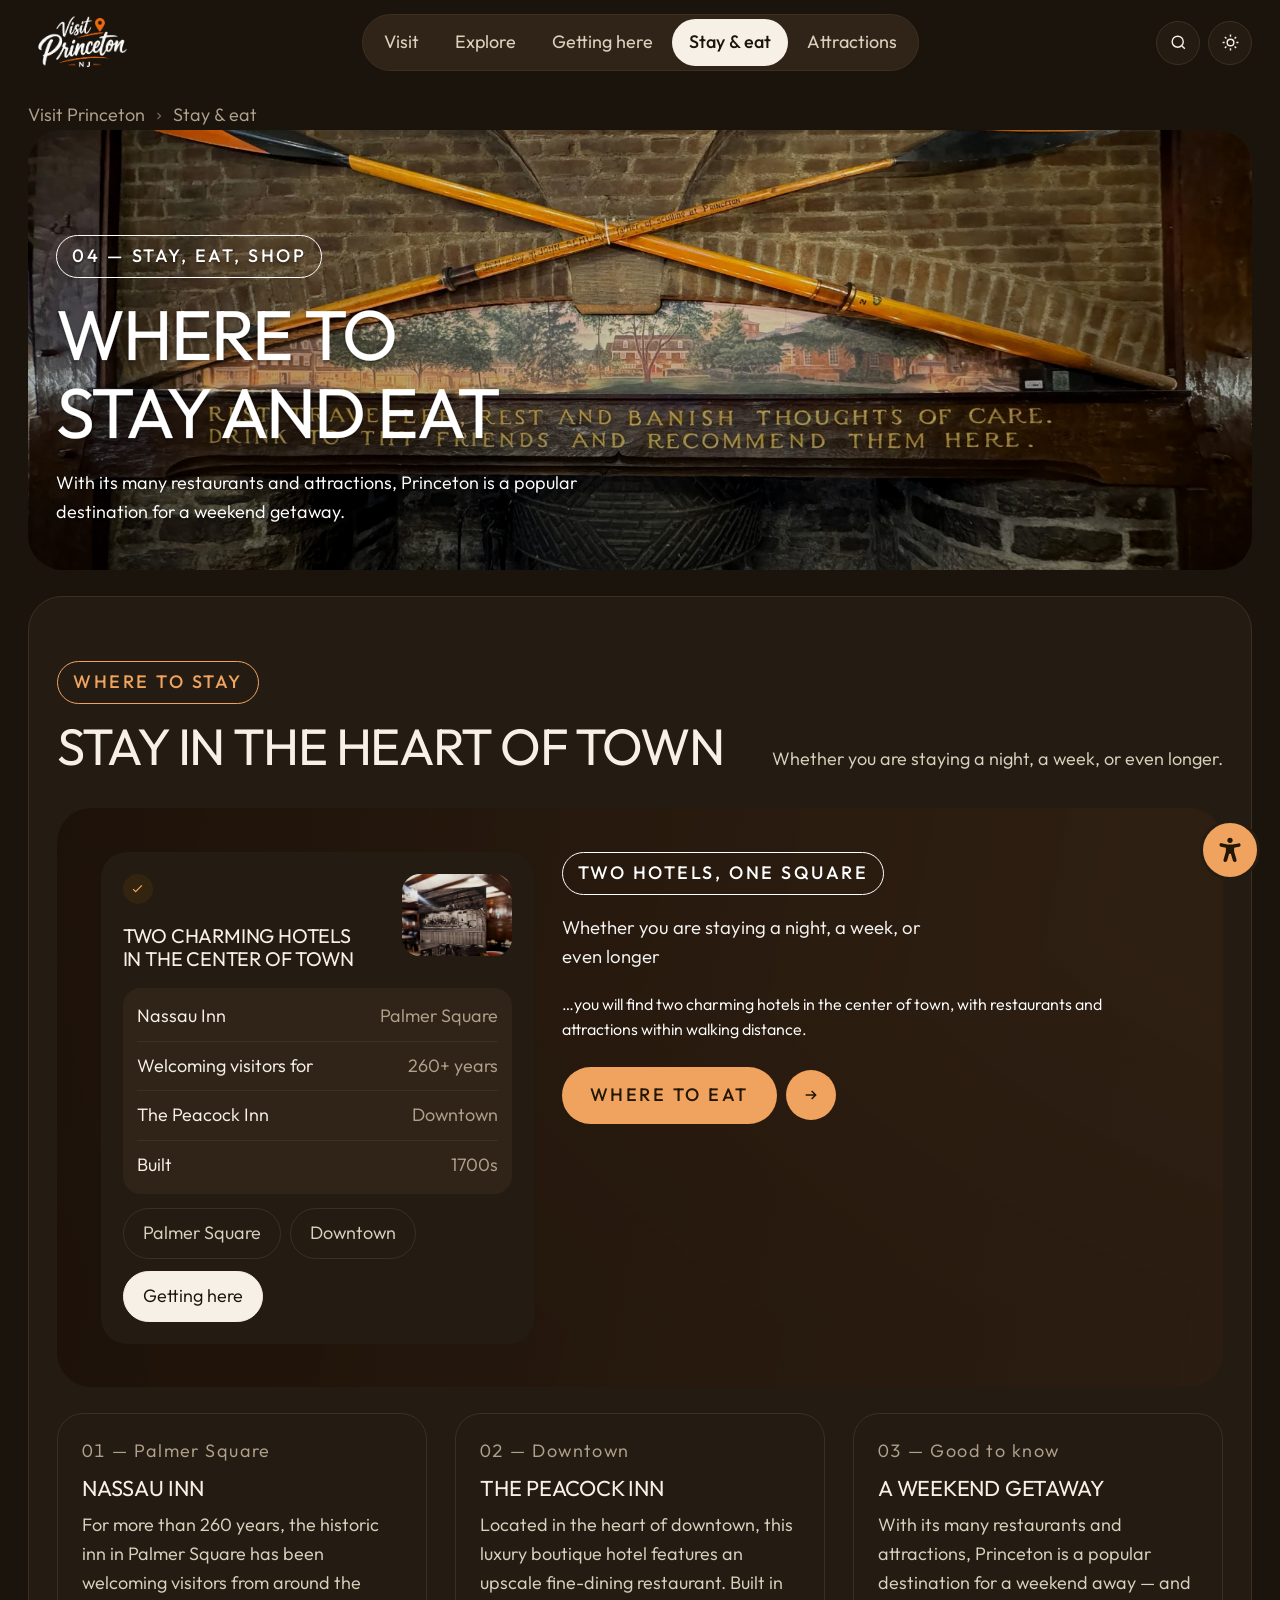
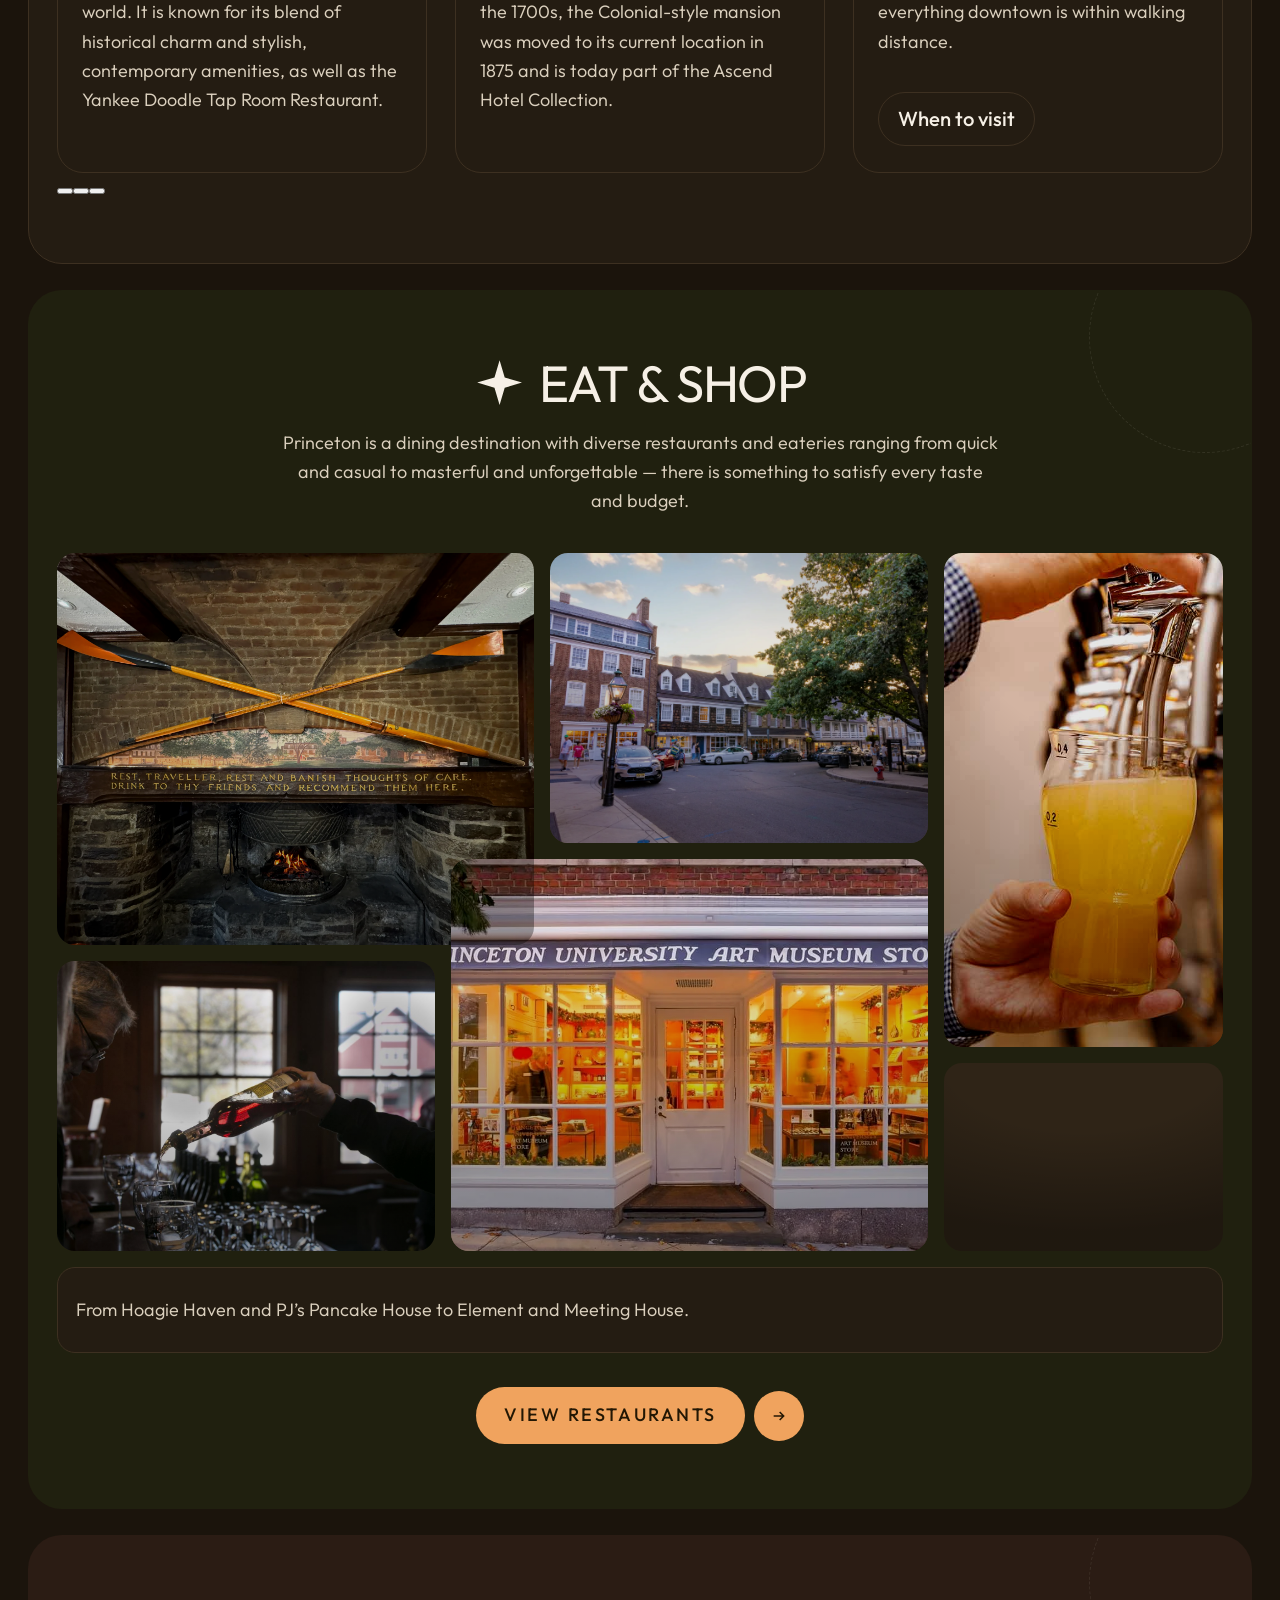
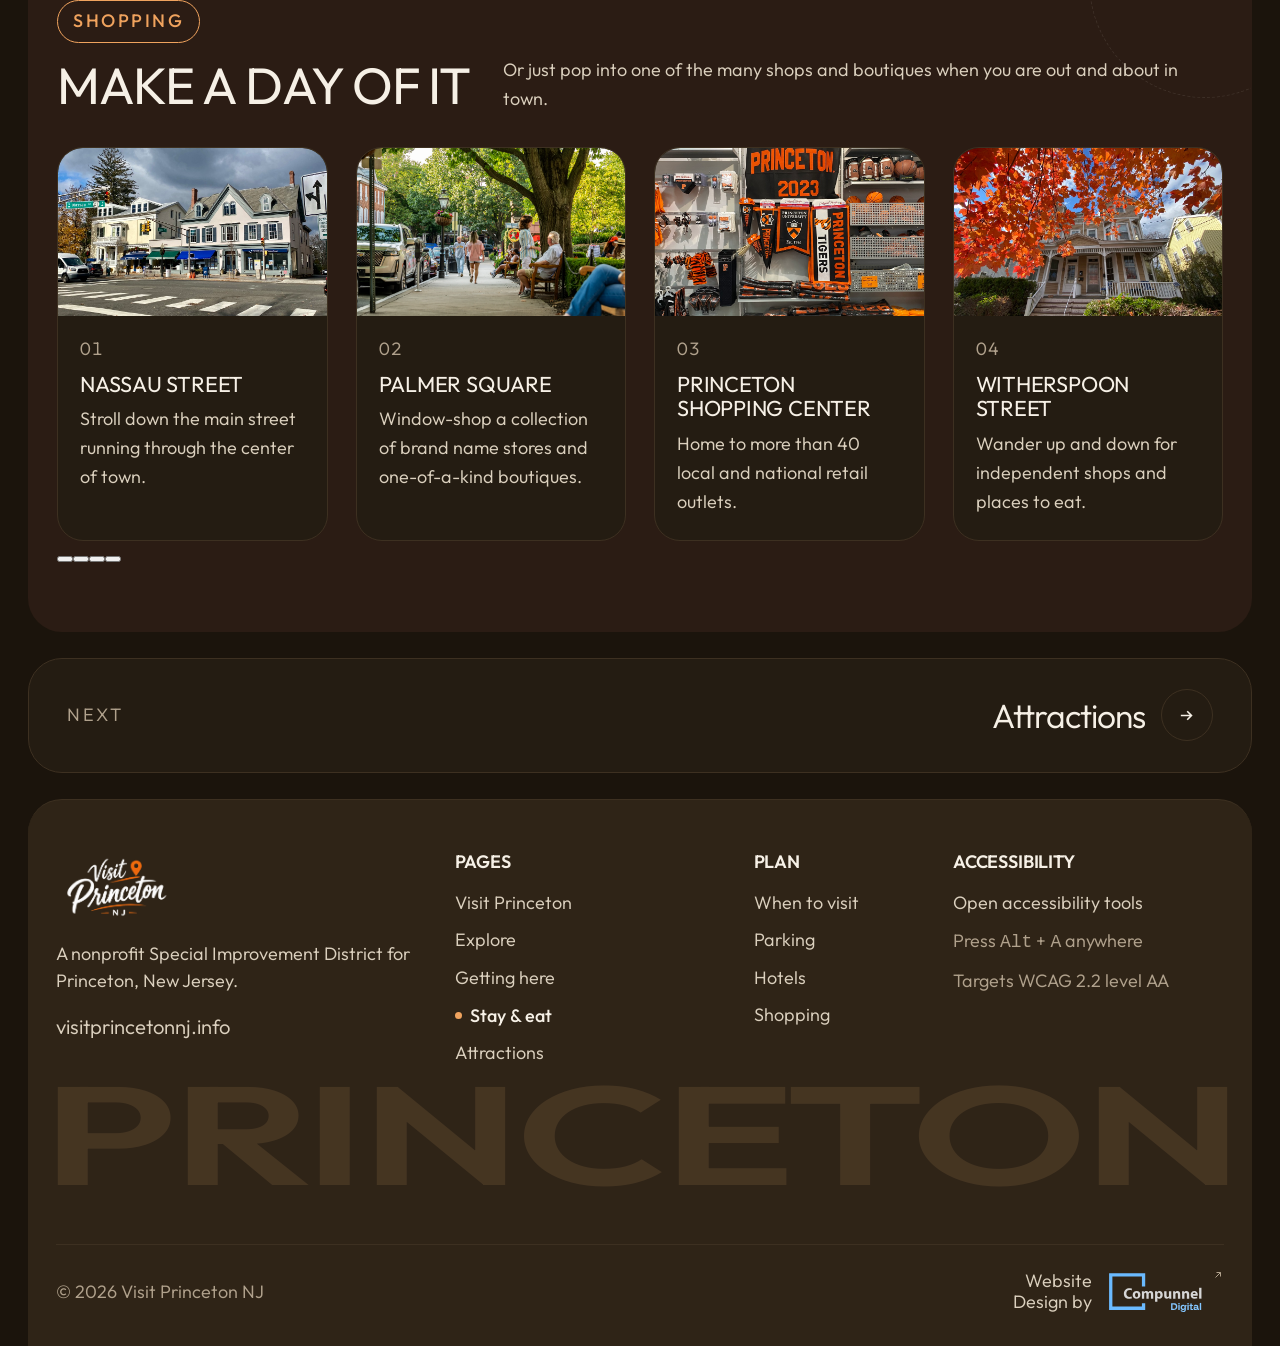
<file: stay-eat.html>
<!DOCTYPE html>
<html lang="en" data-theme="light">
<head>
<meta charset="utf-8">
<meta name="viewport" content="width=device-width, initial-scale=1">
<meta name="theme-color" content="#ffffff">
<meta name="description" content="Two hotels in the centre of Princeton, a dining destination, and four shopping districts.">
<title>Stay and eat | Visit Princeton NJ</title>
<link rel="preconnect" href="https://fonts.googleapis.com">
<link rel="preconnect" href="https://fonts.gstatic.com" crossorigin>
<link href="https://fonts.googleapis.com/css2?family=Outfit:wght@300;350;400;500;600&display=swap" rel="stylesheet">
<link rel="stylesheet" href="assets/styles.css">
<script src="assets/search-index.js" defer></script>
<script src="assets/app.js" defer></script>
</head>
<body>
<a class="skip" href="#main">Skip to main content</a>
<div class="progress" id="progress" role="progressbar" aria-label="Page scroll progress"
     aria-valuemin="0" aria-valuemax="100" aria-valuenow="0"></div>

<header class="masthead">
  <div class="masthead-in grid">

    <a class="logo c3" href="index.html" aria-label="Visit Princeton NJ — home"><span class="logo-light"><img src="assets/img/logo-visit-princeton.png" alt="Visit Princeton NJ" width="120" height="67" decoding="async"></span><span class="logo-dark"><img src="assets/img/logo-visit-princeton-dark.png" alt="Visit Princeton NJ" width="120" height="67" decoding="async"></span>
    </a>

    <nav class="mainnav c6" aria-label="Main">
      <a href="index.html">Visit</a><a href="explore.html">Explore</a><a href="getting-here.html">Getting here</a><a href="stay-eat.html" aria-current="page">Stay & eat</a><a href="attractions.html">Attractions</a>
    </nav>

    <div class="head-tools c3">
      <button class="iconbtn" id="searchBtn" aria-haspopup="dialog" aria-expanded="false"
              aria-controls="searchPanel" aria-label="Search this site" title="Search (press /)">
        <svg viewBox="0 0 24 24" fill="none" stroke="currentColor" stroke-width="1.8" aria-hidden="true">
          <circle cx="11" cy="11" r="7"/><path d="m20 20-3.6-3.6"/></svg>
      </button>
      <div class="themewrap">
        <button class="iconbtn" id="themeBtn" aria-haspopup="true" aria-expanded="false"
                aria-controls="themeMenu" aria-label="Change colour theme">
          <svg class="i-moon" viewBox="0 0 24 24" fill="none" stroke="currentColor" stroke-width="1.8" aria-hidden="true">
            <path d="M20 14.5A8.5 8.5 0 0 1 9.5 4a8.5 8.5 0 1 0 10.5 10.5Z"/></svg>
          <svg class="i-sun" viewBox="0 0 24 24" fill="none" stroke="currentColor" stroke-width="1.8" aria-hidden="true">
            <circle cx="12" cy="12" r="4.2"/><path d="M12 2v2.6M12 19.4V22M2 12h2.6M19.4 12H22M4.9 4.9l1.9 1.9M17.2 17.2l1.9 1.9M19.1 4.9l-1.9 1.9M6.8 17.2l-1.9 1.9"/></svg>
        </button>
        <div class="thememenu" id="themeMenu" role="menu" aria-label="Colour theme">
          <button type="button" role="menuitemradio" data-theme-opt="light" aria-checked="false">
            <svg viewBox="0 0 24 24" fill="none" stroke="currentColor" stroke-width="1.8" aria-hidden="true"><circle cx="12" cy="12" r="4.2"/><path d="M12 2v2.6M12 19.4V22M2 12h2.6M19.4 12H22"/></svg>
            Light</button>
          <button type="button" role="menuitemradio" data-theme-opt="dark" aria-checked="false">
            <svg viewBox="0 0 24 24" fill="none" stroke="currentColor" stroke-width="1.8" aria-hidden="true"><path d="M20 14.5A8.5 8.5 0 0 1 9.5 4a8.5 8.5 0 1 0 10.5 10.5Z"/></svg>
            Dark</button>
          <button type="button" role="menuitemradio" data-theme-opt="auto" aria-checked="true">
            <svg viewBox="0 0 24 24" fill="none" stroke="currentColor" stroke-width="1.8" aria-hidden="true"><circle cx="12" cy="12" r="9"/><path d="M12 7v5l3 2"/></svg>
            Automatic</button>
          <p class="hint">Automatic follows your device clock — light from sunrise, dark after sunset.</p>
        </div>
      </div>

      <button class="iconbtn navtoggle" id="navToggle" aria-expanded="false"
              aria-controls="drawer" aria-label="Open navigation menu">
        <svg viewBox="0 0 24 24" fill="none" stroke="currentColor" stroke-width="1.9" aria-hidden="true">
          <path d="M3 6h18M3 12h18M3 18h18"/></svg>
      </button>
    </div>
  </div>

  <nav class="drawer" id="drawer" aria-label="Mobile">
    <a href="index.html">Visit<svg viewBox="0 0 24 24" fill="none" stroke="currentColor" stroke-width="2.4" aria-hidden="true"><path d="m9 6 6 6-6 6"/></svg></a><a href="explore.html">Explore<svg viewBox="0 0 24 24" fill="none" stroke="currentColor" stroke-width="2.4" aria-hidden="true"><path d="m9 6 6 6-6 6"/></svg></a><a href="getting-here.html">Getting here<svg viewBox="0 0 24 24" fill="none" stroke="currentColor" stroke-width="2.4" aria-hidden="true"><path d="m9 6 6 6-6 6"/></svg></a><a href="stay-eat.html" aria-current="page">Stay & eat<svg viewBox="0 0 24 24" fill="none" stroke="currentColor" stroke-width="2.4" aria-hidden="true"><path d="m9 6 6 6-6 6"/></svg></a><a href="attractions.html">Attractions<svg viewBox="0 0 24 24" fill="none" stroke="currentColor" stroke-width="2.4" aria-hidden="true"><path d="m9 6 6 6-6 6"/></svg></a>
  </nav>
</header>

<div class="search-scrim" id="searchScrim" hidden></div>
<div class="search-panel" id="searchPanel" role="dialog" aria-modal="true"
     aria-labelledby="searchTitle" hidden>
  <h2 class="sr-only" id="searchTitle">Search this site</h2>
  <div class="search-bar">
    <svg viewBox="0 0 24 24" fill="none" stroke="currentColor" stroke-width="1.8" aria-hidden="true">
      <circle cx="11" cy="11" r="7"/><path d="m20 20-3.6-3.6"/></svg>
    <input type="search" id="searchInput" autocomplete="off" spellcheck="false"
           placeholder="Search words or a whole phrase"
           aria-controls="searchResults" aria-describedby="searchHint">
    <button type="button" class="search-close" id="searchClose" aria-label="Close search">
      <svg viewBox="0 0 24 24" fill="none" stroke="currentColor" stroke-width="2.2" aria-hidden="true">
        <path d="M6 6l12 12M18 6 6 18"/></svg>
    </button>
  </div>
  <p class="search-hint" id="searchHint">Search any word or sentence. Put "quotes around a phrase" to match it exactly.</p>
  <ul class="search-results" id="searchResults" role="listbox" aria-label="Search results"></ul>
  <div class="search-pager" id="searchPager" hidden>
    <button type="button" id="pagePrev" aria-label="Previous results">
      <svg viewBox="0 0 24 24" fill="none" stroke="currentColor" stroke-width="2.3" aria-hidden="true"><path d="M15 6 9 12l6 6"/></svg>
    </button>
    <span id="pageNum" aria-live="polite">1 / 1</span>
    <button type="button" id="pageNext" aria-label="More results">
      <svg viewBox="0 0 24 24" fill="none" stroke="currentColor" stroke-width="2.3" aria-hidden="true"><path d="m9 6 6 6-6 6"/></svg>
    </button>
  </div>
  <p class="search-status" id="searchStatus" role="status" aria-live="polite"></p>
</div>


<nav class="crumbs" aria-label="Breadcrumb">
  <a href="index.html">Visit Princeton</a><svg viewBox="0 0 24 24" fill="none" stroke="currentColor" stroke-width="2.4" aria-hidden="true"><path d="m9 6 6 6-6 6"/></svg><span aria-current="page">Stay & eat</span>
</nav>
<main id="main">

<section class="subhero">
  <div class="cine"><img src="assets/img/hero-stay-eat.jpg" alt="Crossed rowing oars above the tap room fireplace" loading="eager" decoding="async"></div>
  <div class="hero-inner">
    <div class="hero-copy">
      <span class="kicker">04 — Stay, eat, shop</span>
      <h1 class="h-xl">Where to stay and eat</h1>
      <p>With its many restaurants and attractions, Princeton is a popular destination
         for a weekend getaway.</p>
    </div>
  </div>
</section>

<section class="band band-plain" id="stay" aria-labelledby="stayh">
  <div class="wrap">
    <div class="sec-head">
      <div>
        <span class="kicker" style="color:var(--accent)">Where to stay</span>
        <h2 class="h-lg" id="stayh" style="margin-top:14px">Stay in the heart of town</h2>
      </div>
      <p class="lede">Whether you are staying a night, a week, or even longer.</p>
    </div>

    <div class="panel">
      <div class="cine"><img src="assets/img/agricola-plate.jpg" alt="A plated dish of potatoes and a poached egg" class="" loading="lazy" decoding="async"><img src="assets/img/live-music-green.webp" alt="A band playing live to an outdoor crowd on the green" class="" loading="lazy" decoding="async" aria-hidden="true"></div>
      <div class="grid">
        <div class="c5">
          <div class="infocard reveal">
            <div style="display:flex;justify-content:space-between;gap:14px;align-items:flex-start">
              <div>
                <span class="seal"><svg viewBox="0 0 24 24" fill="none" stroke="currentColor" stroke-width="2" aria-hidden="true"><path d="m5 13 4 4 10-10"/></svg></span>
                <h3>Two charming hotels<br>in the center of town</h3>
              </div>
              <div class="thumbchip"><div class="cine"><img src="assets/img/tap-room-archive.webp" alt="An archive photograph held up inside the tap room" class="" loading="lazy" decoding="async"></div></div>
            </div>
            <div class="rows">
              <div class="row"><span>Nassau Inn</span><span>Palmer Square</span></div>
              <div class="row"><span>Welcoming visitors for</span><span>260+ years</span></div>
              <div class="row"><span>The Peacock Inn</span><span>Downtown</span></div>
              <div class="row"><span>Built</span><span>1700s</span></div>
            </div>
            <div class="btns">
              <span class="pill static">Palmer Square</span>
              <span class="pill static">Downtown</span>
            </div>
            <a class="pill solid" style="margin-top:12px;justify-content:center" href="getting-here.html">Getting here</a>
          </div>
        </div>
        <div class="c7 panel-txt reveal">
          <span class="kicker">Two hotels, one square</span>
          <p class="sub" style="margin-top:18px">Whether you are staying a night, a week, or even longer</p>
          <p>…you will find two charming hotels in the center of town, with restaurants and
             attractions within walking distance.</p>
          <p style="margin-top:24px"><a class="cta accent" href="#eat"><span class="lbl">Where to eat</span><span class="arw"><svg viewBox="0 0 24 24" fill="none" stroke="currentColor" stroke-width="2.3" aria-hidden="true"><path d="M4 12h15M13 6l6 6-6 6"/></svg></span></a></p>
        </div>
      </div>
    </div>

    <div class="deck grid" style="margin-top:26px">
      <div class="card reveal c4" id="c-nassau-inn">
        <span class="num">01 — Palmer Square</span><h3>Nassau Inn</h3>
        <p>For more than 260 years, the historic inn in Palmer Square has been welcoming visitors from
           around the world. It is known for its blend of historical charm and stylish, contemporary
           amenities, as well as the Yankee Doodle Tap Room Restaurant.</p>
        
      </div>
      <div class="card reveal c4" id="c-the-peacock-inn">
        <span class="num">02 — Downtown</span><h3>The Peacock Inn</h3>
        <p>Located in the heart of downtown, this luxury boutique hotel features an upscale fine-dining
           restaurant. Built in the 1700s, the Colonial-style mansion was moved to its current location
           in 1875 and is today part of the Ascend Hotel Collection.</p>
        
      </div>
      <div class="card reveal c4" id="c-a-weekend-getaway">
        <span class="num">03 — Good to know</span><h3>A weekend getaway</h3>
        <p>With its many restaurants and attractions, Princeton is a popular destination for a weekend
           away — and everything downtown is within walking distance.</p>
        <span class="go"><a class="pill" href="explore.html#when">When to visit</a></span>
      </div>
    </div>
    <p class="deck-hint"><svg viewBox="0 0 24 24" fill="none" stroke="currentColor" stroke-width="2" aria-hidden="true"><path d="M4 12h15M13 6l6 6-6 6"/></svg>Swipe through the cards</p>
  </div>
</section>

<section class="band band-moss" id="eat" aria-labelledby="eath">
  <div class="wrap">
    <h2 class="h-lg" id="eath" style="text-align:center;display:flex;align-items:center;justify-content:center;gap:14px"><svg class="mark" viewBox="0 0 24 24" fill="currentColor" aria-hidden="true"><path d="M12 1.5 14.4 9.6 22.5 12l-8.1 2.4L12 22.5 9.6 14.4 1.5 12l8.1-2.4L12 1.5Z"/></svg> Eat &amp; shop</h2>
    <p class="lede" style="margin:18px auto 0;text-align:center">Princeton is a dining destination with diverse restaurants and eateries ranging from
       quick and casual to masterful and unforgettable — there is something to satisfy every taste and budget.</p>

    <div class="collage" style="margin-top:38px">
      <figure class="p1"><div class="cine"><img src="assets/img/tap-room-fireplace.webp" alt="Crossed rowing oars above the fireplace in the Yankee Doodle Tap Room" class="" loading="lazy" decoding="async"></div></figure>
      <figure class="p2"><div class="cine"><img src="assets/img/palmer-square-evening.webp" alt="Shops and lamplight around Palmer Square at golden hour" class="face-top" loading="lazy" decoding="async"></div></figure>
      <figure class="p3"><div class="cine"><img src="assets/img/tap-pour-night.jpg" alt="A glass being poured at a bar tap" class="face-top" loading="lazy" decoding="async"></div></figure>
      <figure class="p4"><div class="cine"><img src="assets/img/terhune-tasting.jpg" alt="Wine being poured at a tasting counter" class="" loading="lazy" decoding="async"></div></figure>
      <figure class="p5"><div class="cine"><img src="assets/img/art-museum-store.webp" alt="The lit windows of the Princeton University Art Museum Store at night" class="" loading="lazy" decoding="async"></div></figure>
      <figure class="p6"><div class="cine"><img src="assets/img/bent-spoon-gelato.jpg" alt="Tubs of gelato in many flavours" loading="lazy" decoding="async"></div></figure>
      <p class="pnote">From Hoagie Haven and PJ’s Pancake House to Element and Meeting House.</p>
    </div>

    <p style="margin-top:34px;text-align:center">
      <a class="cta accent" href="attractions.html"><span class="lbl">View restaurants</span><span class="arw"><svg viewBox="0 0 24 24" fill="none" stroke="currentColor" stroke-width="2.3" aria-hidden="true"><path d="M4 12h15M13 6l6 6-6 6"/></svg></span></a>
    </p>
  </div>
</section>

<section class="band band-blush" id="shop" aria-labelledby="shoph">
  <div class="wrap">
    <div class="sec-head">
      <div>
        <span class="kicker" style="color:var(--accent)">Shopping</span>
        <h2 class="h-lg" id="shoph" style="margin-top:14px">Make a day of it</h2>
      </div>
      <p class="lede">Or just pop into one of the many shops and boutiques when you are out and about in town.</p>
    </div>
    <div class="deck grid">
      <div class="card has-media reveal c3" id="c-nassau-street"><span class="cmedia"><img src="assets/img/nassau-bank-corner.jpg" alt="The corner of Nassau Street and Bank Street" loading="lazy" decoding="async"></span><div class="cbody"><span class="num">01</span><h3>Nassau Street</h3><p>Stroll down the main street running through the center of town.</p></div></div>
      <div class="card has-media reveal c3" id="c-palmer-square"><span class="cmedia"><img src="assets/img/palmer-square-walk.webp" alt="People walking a tree-shaded shopping street" loading="lazy" decoding="async"></span><div class="cbody"><span class="num">02</span><h3>Palmer Square</h3><p>Window-shop a collection of brand name stores and one-of-a-kind boutiques.</p></div></div>
      <div class="card has-media reveal c3" id="c-princeton-shopping-center"><span class="cmedia"><img src="assets/img/university-store.jpg" alt="Princeton pennants and goods on store shelves" loading="lazy" decoding="async"></span><div class="cbody"><span class="num">03</span><h3>Princeton Shopping Center</h3><p>Home to more than 40 local and national retail outlets.</p></div></div>
      <div class="card has-media reveal c3" id="c-witherspoon-street"><span class="cmedia"><img src="assets/img/victorian-maple.jpg" alt="A clapboard Victorian house under a blazing orange maple" loading="lazy" decoding="async"></span><div class="cbody"><span class="num">04</span><h3>Witherspoon Street</h3><p>Wander up and down for independent shops and places to eat.</p></div></div>
    </div>
    <p class="deck-hint"><svg viewBox="0 0 24 24" fill="none" stroke="currentColor" stroke-width="2" aria-hidden="true"><path d="M4 12h15M13 6l6 6-6 6"/></svg>Swipe through the cards</p>
  </div>
</section>

</main>

<nav class="nextnav" aria-label="Continue">
  <span class="lbl">Next</span>
  <a class="big" href="attractions.html">Attractions<i><svg viewBox="0 0 24 24" fill="none" stroke="currentColor" stroke-width="2.3" aria-hidden="true"><path d="M4 12h15M13 6l6 6-6 6"/></svg></i></a>
</nav>

<footer id="contact">
  <div class="wrap">
    <div class="grid">
      <div class="f-col c4">
        <a class="logo" href="index.html" style="margin-bottom:16px" aria-label="Visit Princeton NJ — home"><span class="logo-light"><img src="assets/img/logo-visit-princeton.png" alt="Visit Princeton NJ" width="120" height="67" decoding="async"></span><span class="logo-dark"><img src="assets/img/logo-visit-princeton-dark.png" alt="Visit Princeton NJ" width="120" height="67" decoding="async"></span>
        </a>
        <p>A nonprofit Special Improvement District for Princeton, New Jersey.</p>
        <p class="small"><a href="https://visitprincetonnj.info" target="_blank" rel="noopener noreferrer">visitprincetonnj.info</a></p>
      </div>
      <div class="f-col c3">
        <h3>Pages</h3>
        <ul>
          <li><a href="index.html">Visit Princeton</a></li>
          <li><a href="explore.html">Explore</a></li>
          <li><a href="getting-here.html">Getting here</a></li>
          <li><a href="stay-eat.html" aria-current="page">Stay &amp; eat</a></li>
          <li><a href="attractions.html">Attractions</a></li>
        </ul>
      </div>
      <div class="f-col c2">
        <h3>Plan</h3>
        <ul>
          <li><a href="explore.html#when">When to visit</a></li>
          <li><a href="getting-here.html">Parking</a></li>
          <li><a href="stay-eat.html#stay">Hotels</a></li>
          <li><a href="stay-eat.html#shop">Shopping</a></li>
        </ul>
      </div>
      <div class="f-col c3">
        <h3>Accessibility</h3>
        <ul>
          <li><button type="button" class="linkish" onclick="document.getElementById('a11yFab').click()">Open accessibility tools</button></li>
          <li><span class="small">Press <kbd>Alt</kbd>&nbsp;+&nbsp;<kbd>A</kbd> anywhere</span></li>
          <li><span class="small">Targets WCAG&nbsp;2.2 level&nbsp;AA</span></li>
        </ul>
      </div>
    </div>

    <div class="wordmark" aria-hidden="true">
      <svg viewBox="14 8 1172 128" preserveAspectRatio="none" focusable="false">
        <text x="0" y="118" textLength="1200" lengthAdjust="spacingAndGlyphs"
              font-size="140">PRINCETON</text>
      </svg>
    </div>
    <p class="sr-only">Princeton</p>

    <div class="f-legal grid">
      <p class="c6">&copy;&nbsp;<span id="year">2026</span> Visit Princeton NJ</p>
      <div class="designed c6">
        <span class="lbl"><span>Website</span><span>Design by</span></span>
        <a href="https://digital.compunnel.com/" target="_blank" rel="noopener noreferrer" aria-label="Compunnel Digital — website designer (opens in a new tab)">
          <img src="assets/compunnel-digital.svg" alt="Compunnel Digital" width="104" height="49"><svg class="ext" viewBox="0 0 24 24" fill="none" stroke="currentColor" stroke-width="2" aria-hidden="true"><path d="M7 17 17 7M9 7h8v8"/></svg>
        </a>
      </div>
    </div>
  </div>
</footer>

<button class="totop" id="toTop" data-show="false" aria-label="Back to top of page">
  <svg viewBox="0 0 24 24" fill="none" stroke="currentColor" stroke-width="2.2" aria-hidden="true"><path d="M12 19V5M6 11l6-6 6 6"/></svg>
</button>

<button class="a11y-fab" id="a11yFab" aria-expanded="false" aria-controls="a11yPanel"
        aria-label="Accessibility tools. Keyboard shortcut Alt plus A" title="Accessibility tools (Alt + A)">
  <svg viewBox="0 0 24 24" fill="currentColor" aria-hidden="true">
    <circle cx="12" cy="4.2" r="2.1"/>
    <path d="M20.4 7.6c.2.8-.3 1.6-1.1 1.7l-4 .8v3l1.9 6.6c.2.8-.3 1.6-1.1 1.8-.8.2-1.6-.3-1.8-1.1L12.7 15h-1.4l-1.6 5.4c-.2.8-1 1.3-1.8 1.1-.8-.2-1.3-1-1.1-1.8l1.9-6.6v-3l-4-.8c-.8-.2-1.3-.9-1.1-1.7.2-.8.9-1.3 1.7-1.1L10 7.6h4l4.7-.9c.8-.2 1.5.1 1.7.9Z"/>
  </svg>
</button>

<section class="a11y-panel" id="a11yPanel" data-open="false" role="dialog" aria-modal="false"
         aria-labelledby="a11yTitle">
  <h2 id="a11yTitle">
    <svg viewBox="0 0 24 24" fill="currentColor" width="20" height="20" aria-hidden="true"><circle cx="12" cy="4.2" r="2.1"/><path d="M20.4 7.6c.2.8-.3 1.6-1.1 1.7l-4 .8v3l1.9 6.6c.2.8-.3 1.6-1.1 1.8-.8.2-1.6-.3-1.8-1.1L12.7 15h-1.4l-1.6 5.4c-.2.8-1 1.3-1.8 1.1-.8-.2-1.3-1-1.1-1.8l1.9-6.6v-3l-4-.8c-.8-.2-1.3-.9-1.1-1.7.2-.8.9-1.3 1.7-1.1L10 7.6h4l4.7-.9c.8-.2 1.5.1 1.7.9Z"/></svg>
    Accessibility
    <button class="close" type="button" aria-label="Close accessibility tools">
      <svg viewBox="0 0 24 24" fill="none" stroke="currentColor" stroke-width="2.2" aria-hidden="true"><path d="M6 6l12 12M18 6 6 18"/></svg>
    </button>
  </h2>

  <div class="a11y-group">
    <h3>Listen to this page</h3>
    <div class="a11y-row">
      <button class="opt" type="button" id="speakPlay" aria-pressed="false" data-msg="">
        <svg viewBox="0 0 24 24" fill="currentColor" aria-hidden="true"><path d="M8 5v14l11-7z"/></svg>
        <span class="t">Read aloud</span></button>
      <button class="opt" type="button" id="speakPause">
        <svg viewBox="0 0 24 24" fill="currentColor" aria-hidden="true"><path d="M7 5h3.5v14H7zM13.5 5H17v14h-3.5z"/></svg>
        <span class="t">Pause</span></button>
      <button class="opt" type="button" id="speakStop">
        <svg viewBox="0 0 24 24" fill="currentColor" aria-hidden="true"><rect x="6" y="6" width="12" height="12" rx="2"/></svg>
        <span class="t">Stop</span></button>
    </div>
    <p class="speak-status" id="speakStatus" role="status" aria-live="polite">Ready when you are.</p>
  </div>

  <div class="a11y-group">
    <h3>Colour</h3>
    <div class="a11y-row">
      <button class="opt" type="button" data-pref="data-mono" data-val="off" data-msg="Full colour restored">
        <svg viewBox="0 0 24 24" fill="none" stroke="currentColor" stroke-width="1.8" aria-hidden="true"><circle cx="12" cy="12" r="9"/><path d="M12 3v18"/></svg>
        Full colour</button>
      <button class="opt" type="button" data-pref="data-mono" data-val="on" data-msg="Black and white mode on">
        <svg viewBox="0 0 24 24" fill="none" stroke="currentColor" stroke-width="1.8" aria-hidden="true"><circle cx="12" cy="12" r="9"/><path d="M12 3a9 9 0 0 1 0 18Z" fill="currentColor"/></svg>
        Black &amp; white</button>
      <button class="opt" type="button" data-pref="data-contrast" data-val="normal" data-msg="Standard contrast">
        <svg viewBox="0 0 24 24" fill="none" stroke="currentColor" stroke-width="1.8" aria-hidden="true"><circle cx="12" cy="12" r="9"/></svg>
        Standard</button>
      <button class="opt" type="button" data-pref="data-contrast" data-val="high" data-msg="High contrast on">
        <svg viewBox="0 0 24 24" fill="none" stroke="currentColor" stroke-width="2.2" aria-hidden="true"><circle cx="12" cy="12" r="9"/><path d="M12 3v18" stroke-width="9"/></svg>
        High contrast</button>
    </div>
  </div>

  <div class="a11y-group">
    <h3>Text size</h3>
    <div class="a11y-row">
      <button class="opt" type="button" data-pref="data-text" data-val="md" data-msg="Default text size">A</button>
      <button class="opt" type="button" data-pref="data-text" data-val="lg" data-msg="Larger text">A+</button>
      <button class="opt" type="button" data-pref="data-text" data-val="xl" data-msg="Largest text">A++</button>
    </div>
  </div>

  <div class="a11y-group">
    <h3>Reading aids</h3>
    <div class="a11y-row">
      <button class="opt" type="button" data-pref="data-underline" data-val="on" data-msg="Links underlined">
        <svg viewBox="0 0 24 24" fill="none" stroke="currentColor" stroke-width="1.8" aria-hidden="true"><path d="M7 4v7a5 5 0 0 0 10 0V4M5 20h14"/></svg>
        Underline links</button>
      <button class="opt" type="button" data-pref="data-spacing" data-val="on" data-msg="Extra letter and line spacing">
        <svg viewBox="0 0 24 24" fill="none" stroke="currentColor" stroke-width="1.8" aria-hidden="true"><path d="M4 7h16M4 12h16M4 17h16"/></svg>
        More spacing</button>
      <button class="opt" type="button" data-pref="data-motion" data-val="off" data-msg="Animations paused">
        <svg viewBox="0 0 24 24" fill="none" stroke="currentColor" stroke-width="1.8" aria-hidden="true"><path d="M7 5h3v14H7zM14 5h3v14h-3z"/></svg>
        Pause motion</button>
      <button class="opt" type="button" data-pref="data-motion" data-val="on" data-msg="Animations on">
        <svg viewBox="0 0 24 24" fill="currentColor" aria-hidden="true"><path d="M8 5v14l11-7z"/></svg>
        Allow motion</button>
    </div>
    <p class="a11y-note">Your choices are remembered on this device and apply to every page.
       Press <kbd>Esc</kbd> to close, <kbd>Alt</kbd>&nbsp;+&nbsp;<kbd>A</kbd> to reopen.</p>
    <div class="a11y-row" style="margin-top:10px">
      <button class="opt" type="button" id="a11yReset">
        <svg viewBox="0 0 24 24" fill="none" stroke="currentColor" stroke-width="1.8" aria-hidden="true"><path d="M20 12a8 8 0 1 1-2.4-5.7M20 4v5h-5"/></svg>
        Reset everything</button>
    </div>
  </div>
</section>

</body>
</html>
</file>
<file: assets/styles.css>
/* ============================================================
   EXPERIENCE PRINCETON — microsite core stylesheet
   12-column grid · light/dark themes · WCAG 2.2 AA
   ============================================================ */

/* ---------- 1. TOKENS ---------------------------------------------------- */
:root{
  /* neutrals */
  --bg:#fff9ec;
  --surface:#fff9ec;
  --surface-2:#f6eeda;
  --ink:#14171a;          /* 15.9:1 on #fff */
  --ink-2:#3f464c;        /* 9.1:1  on #fff */
  --ink-3:#5d666e;        /* 5.7:1  on #fff — AA normal text */
  --line:#e3d9c4;
  --line-strong:#bfb49c;

  /* brand */
  --accent:#b34a08;       /* 5.4:1 on #fff */
  --accent-ink:#ffffff;
  --accent-soft:#fbeadc;
  --focus:#0a58ca;

  /* section tints (all ≥ 12:1 with --ink) */
  --t-cream:#fbf5e9;
  --t-moss:#e3efd2;
  --t-sky:#dce9f4;
  --t-blush:#f9e6dd;
  --t-lilac:#eae3f5;
  --t-clay:#f3e4d3;
  --t-mint:#dcf0e7;

  /* structure */
  --r-xl:34px;
  --r-lg:26px;
  --r-md:18px;
  --r-sm:12px;
  --gutter:28px;
  --wrap:1280px;
  --shadow-1:0 2px 6px rgba(20,23,26,.06);
  --shadow-2:0 18px 44px -22px rgba(20,23,26,.34);
  --shadow-3:0 30px 70px -30px rgba(20,23,26,.46);

  --f:"Outfit",system-ui,-apple-system,"Segoe UI",sans-serif;
  --display:var(--f);     /* display + logo now share the body face */
  --logo-face:var(--f);   /* script face retired — set to "Meie Script" to reinstate */
  --img-filter:contrast(1.1) saturate(1.08);
  --speed:1;
}

[data-theme="dark"]{
  --bg:#1b140c;              /* warm brown ground */
  --surface:#241c12;
  --surface-2:#2f2417;
  --ink:#f6f0e6;
  --ink-2:#dbd0be;
  --ink-3:#b0a18c;
  --line:#3d3021;
  --line-strong:#5e4b33;

  --accent:#f0a35e;
  --accent-ink:#231704;
  --accent-soft:#33240f;
  --focus:#8ab4ff;

  --t-cream:#241c12;
  --t-moss:#20200f;
  --t-sky:#1a2028;
  --t-blush:#2b1c14;
  --t-lilac:#221c28;
  --t-clay:#2b2013;
  --t-mint:#152420;

  --shadow-1:0 2px 6px rgba(0,0,0,.5);
  --shadow-2:0 18px 44px -22px rgba(0,0,0,.85);
  --shadow-3:0 30px 70px -30px rgba(0,0,0,.95);
  --img-filter:contrast(1.06) saturate(.98) brightness(.9);
}

/* accessibility modes ---------------------------------------------------- */
html[data-mono="on"] body{filter:grayscale(1)}
html[data-contrast="high"]{
  --ink:#000;--ink-2:#111;--ink-3:#1a1a1a;--line:#000;--line-strong:#000;
  --accent:#8a3400;--surface:#fff;--surface-2:#fff;--bg:#fff;
  --t-cream:#fff;--t-moss:#fff;--t-sky:#fff;--t-blush:#fff;
  --t-lilac:#fff;--t-clay:#fff;--t-mint:#fff;
  --img-filter:contrast(1.35) saturate(1.1);
}
html[data-contrast="high"][data-theme="dark"]{
  --ink:#fff;--ink-2:#f2f2f2;--ink-3:#e8e8e8;--line:#fff;--line-strong:#fff;
  --accent:#ffc48a;--surface:#000;--surface-2:#000;--bg:#000;
  --t-cream:#000;--t-moss:#000;--t-sky:#000;--t-blush:#000;
  --t-lilac:#000;--t-clay:#000;--t-mint:#000;
}
html[data-contrast="high"] .card,
html[data-contrast="high"] .pill,
html[data-contrast="high"] .band{border-width:2px!important}
html[data-underline="on"] main a,
html[data-underline="on"] footer a{text-decoration:underline;text-underline-offset:3px}
html[data-text="lg"]{font-size:112.5%}
html[data-text="xl"]{font-size:125%}
html[data-spacing="on"] p,
html[data-spacing="on"] li{letter-spacing:.03em;word-spacing:.12em;line-height:1.85}
html[data-motion="off"] .cine img{opacity:1!important;transform:none!important}
html[data-motion="off"] .cine img:not(:first-of-type){display:none}
html[data-motion="off"] *,
html[data-motion="off"] *::before,
html[data-motion="off"] *::after{
  animation-duration:.001ms!important;animation-iteration-count:1!important;
  transition-duration:.001ms!important;scroll-behavior:auto!important}

/* ---------- 2. BASE ------------------------------------------------------ */
*{box-sizing:border-box}
html{font-size:100%;scroll-behavior:smooth;scroll-padding-top:96px;-webkit-text-size-adjust:100%}
body{
  margin:0;background:var(--bg);color:var(--ink);font-family:var(--f);
  font-size:1rem;font-weight:350;line-height:1.6;
  -webkit-font-smoothing:antialiased;
  transition:background .4s ease,color .4s ease;
}
img,video{max-width:100%;display:block}
a{color:inherit;text-decoration:none}
button{font:inherit;cursor:pointer;color:inherit}
h1,h2,h3,h4{font-weight:400;letter-spacing:-.01em;margin:0;line-height:1.12;text-wrap:balance;
  text-transform:uppercase}
p{margin:0 0 1em}
p:last-child{margin-bottom:0}

:focus-visible{outline:3px solid var(--focus);outline-offset:3px;border-radius:6px}
::selection{background:var(--accent);color:var(--accent-ink)}

.skip{
  position:fixed;left:12px;top:-100px;z-index:999;background:var(--ink);color:var(--bg);
  padding:14px 22px;border-radius:0 0 14px 14px;font-size:1.125em;transition:top .2s}
.skip:focus{top:0}
.sr-only{
  position:absolute;width:1px;height:1px;padding:0;margin:-1px;overflow:hidden;
  clip:rect(0 0 0 0);white-space:nowrap;border:0}

/* ---------- 3. 12-COLUMN GRID -------------------------------------------- */
.wrap{max-width:var(--wrap);margin:0 auto;padding:0 var(--gutter)}
.grid{display:grid;grid-template-columns:repeat(12,minmax(0,1fr));gap:var(--gutter)}
.c1{grid-column:span 1}.c2{grid-column:span 2}.c3{grid-column:span 3}
.c4{grid-column:span 4}.c5{grid-column:span 5}.c6{grid-column:span 6}
.c7{grid-column:span 7}.c8{grid-column:span 8}.c9{grid-column:span 9}
.c10{grid-column:span 10}.c11{grid-column:span 11}.c12{grid-column:span 12}
.start2{grid-column-start:2}.start4{grid-column-start:4}.start7{grid-column-start:7}

/* ---------- 4. TYPE SCALE ------------------------------------------------ */
.h-xl,.h-lg{font-family:var(--f);font-weight:400;letter-spacing:-.028em;
  line-height:1.1;overflow-wrap:break-word}
.h-xl{font-size:clamp(2.6em,6vw,4.4em)}
.h-lg{font-size:clamp(2em,4.4vw,3.2em)}

/* --- home hero headline: same face as every other heading, just larger --- */
body.home .hero.clean .hero-copy h1{
  font-size:clamp(2.9em,6.8vw,5.2em);
  line-height:1.04;
  letter-spacing:-.032em;
  font-weight:400;
  max-width:15ch}
/* legibility guard: script face drops away in high-contrast / large-text modes */
/* One face across the site: the hero headline and the logo differ by size and
   weight only, never by typeface. */
.h-md{font-size:clamp(1.25em,2.2vw,1.7em)}
.h-sm{font-size:clamp(1.125em,1.6vw,1.25em)}
.lede{font-size:clamp(1.125em,1.35vw,1.16em);color:var(--ink-2);max-width:60ch}
.small{font-size:1.125em;color:var(--ink-3)}
.kicker{
  display:inline-flex;align-items:center;gap:9px;border:1.5px solid currentColor;
  border-radius:99px;padding:6px 15px;font-size:1.125em;letter-spacing:.14em;
  text-transform:uppercase;font-weight:500}
.mark{display:inline-block;width:1em;height:1em;vertical-align:-.09em;flex:none}

/* ---------- 5. HEADER ---------------------------------------------------- */
.progress{position:fixed;inset:0 auto auto 0;height:4px;width:0;z-index:120;
  background:linear-gradient(90deg,var(--accent),#e4a05f);transition:width .12s linear}

.masthead{
  position:sticky;top:0;z-index:100;background:var(--bg);
  border:0;box-shadow:none;transition:box-shadow .25s}
.masthead.is-stuck{box-shadow:0 6px 24px -14px rgba(20,23,26,.45)}
[data-theme="dark"] .masthead.is-stuck{box-shadow:0 6px 24px -12px rgba(0,0,0,.85)}
.masthead-in{
  max-width:var(--wrap);margin:0 auto;padding:10px var(--gutter);
  align-items:center;min-height:76px}
.logo{display:inline-flex;align-items:center;padding:4px 2px;border-radius:10px;justify-self:start}
.logo img{display:block;width:auto;height:clamp(44.1px,4.85vw,57.3px)}
.logo .logo-dark{display:none}
[data-theme="dark"] .logo .logo-light{display:none}
[data-theme="dark"] .logo .logo-dark{display:inline-flex}
.f-col .logo img{height:clamp(50.7px,5.51vw,63.9px)}
.mainnav{display:flex;gap:2px;background:var(--surface-2);border:1px solid var(--line);
  border-radius:99px;padding:4px;justify-self:center}
.mainnav a{
  font-size:1.125em;padding:9px 17px;border-radius:99px;color:var(--ink-2);
  position:relative;transition:background .2s,color .2s;font-weight:400}
.mainnav a:hover{background:var(--bg);color:var(--ink)}
.mainnav a[aria-current="page"]{background:var(--ink);color:var(--bg);font-weight:500}
.head-tools{display:flex;align-items:center;gap:8px;justify-self:end}

.iconbtn{
  width:44px;height:44px;border-radius:50%;border:1.5px solid var(--line);
  background:var(--surface);display:grid;place-items:center;
  transition:background .2s,border-color .2s,transform .2s}
.iconbtn:hover{background:var(--surface-2);border-color:var(--line-strong);transform:translateY(-1px)}
.iconbtn svg{width:19px;height:19px}
.iconbtn .i-sun{display:none}
[data-theme="dark"] .iconbtn .i-sun{display:block}
[data-theme="dark"] .iconbtn .i-moon{display:none}

.themewrap{position:relative}
.thememenu{
  position:absolute;right:0;top:52px;background:var(--surface);border:1.5px solid var(--line);
  border-radius:var(--r-md);padding:8px;min-width:190px;box-shadow:var(--shadow-2);display:none;z-index:110}
.thememenu[data-open="true"]{display:block;animation:pop .18s ease-out}
.thememenu button{
  display:flex;align-items:center;gap:10px;width:100%;padding:11px 13px;border:0;
  background:none;border-radius:10px;font-size:1.125em;text-align:left}
.thememenu button:hover{background:var(--surface-2)}
.thememenu button[aria-checked="true"]{background:var(--accent-soft);font-weight:500}
.thememenu button[aria-checked="true"]::after{content:"✓";margin-left:auto;color:var(--accent)}
.thememenu svg{width:16px;height:16px;flex:none}
.thememenu .hint{padding:8px 13px 4px;font-size:1.125em;color:var(--ink-3);line-height:1.4}

.navtoggle{display:none}
.drawer{display:none}

/* ---------- 6. BUTTONS & PILLS ------------------------------------------- */
.pill{
  display:inline-flex;align-items:center;gap:9px;border:1.5px solid var(--line);
  border-radius:99px;padding:10px 19px;font-size:1.125em;background:var(--surface);
  color:var(--ink);white-space:nowrap;
  transition:background .2s,color .2s,border-color .2s,transform .2s}
.pill:hover{background:var(--ink);color:var(--bg);border-color:var(--ink);transform:translateY(-2px)}
.pill svg{width:14px;height:14px}
.pill.solid{background:var(--ink);color:var(--bg);border-color:var(--ink)}
.pill.solid:hover{background:var(--accent);border-color:var(--accent);color:var(--accent-ink)}
.pill.accent{background:var(--accent);color:var(--accent-ink);border-color:var(--accent)}
.pill.accent:hover{background:var(--ink);border-color:var(--ink);color:var(--bg)}

.cta{display:inline-flex;align-items:center;gap:9px;border-radius:99px}
.cta .lbl{
  background:var(--ink);color:var(--bg);border-radius:99px;padding:14px 28px;
  font-size:1.125em;letter-spacing:.14em;text-transform:uppercase;font-weight:500}
.cta .arw{
  width:50px;height:50px;border-radius:50%;background:var(--ink);color:var(--bg);
  display:grid;place-items:center;transition:transform .3s cubic-bezier(.2,.8,.3,1)}
.cta:hover .arw{transform:translateX(6px) rotate(45deg)}
.cta .arw svg{width:16px;height:16px}
.cta.accent .lbl,.cta.accent .arw{background:var(--accent);color:var(--accent-ink)}
.cta.onmedia .lbl,.cta.onmedia .arw{background:#fff;color:#14171a}

/* ---------- 7. SECTION BANDS (colour + rounding) ------------------------- */
.band{
  border-radius:var(--r-xl);padding:clamp(38px,5vw,74px) 0;margin-bottom:26px;
  border:1px solid transparent;position:relative;overflow:hidden}
.band > .wrap{padding-left:var(--gutter);padding-right:var(--gutter)}
/* one shared 1280 shell so every 12-col grid on the page lines up */
.hero,.subhero,.band,.ticker,.nextnav,.wordmark,footer > .wrapNOOP{
  width:min(var(--wrap),calc(100% - var(--gutter) * 2));
  margin-left:auto;margin-right:auto}
.band-cream{background:var(--t-cream)}
.band-moss{background:var(--t-moss)}
.band-sky{background:var(--t-sky)}
.band-blush{background:var(--t-blush)}
.band-lilac{background:var(--t-lilac)}
.band-clay{background:var(--t-clay)}
.band-mint{background:var(--t-mint)}
.band-plain{background:var(--surface);border-color:var(--line)}
.band-ink{background:var(--ink);color:var(--bg)}
.band-ink .lede,.band-ink .small{color:var(--bg);opacity:.82}
.band-ink .pill{background:transparent;border-color:rgba(255,255,255,.42);color:var(--bg)}
.band-ink .pill:hover{background:var(--bg);color:var(--ink)}
[data-theme="dark"] .band-ink{background:var(--surface-2);color:var(--ink)}
[data-theme="dark"] .band-ink .lede{color:var(--ink-2);opacity:1}

/* decorative corner glyph — figure/ground, common region */
.band::before{
  content:"";position:absolute;right:-70px;top:-70px;width:230px;height:230px;
  border-radius:50%;border:1.5px dashed currentColor;opacity:.09;pointer-events:none}
.band-plain::before,.band-ink::before{display:none}

.sec-head{display:flex;align-items:flex-end;justify-content:space-between;gap:26px;flex-wrap:wrap;margin-bottom:34px}
.sec-head .lede{margin:0}

/* ---------- 8. CINEMAGRAPH / VIDEO --------------------------------------- */
.cine{position:absolute;inset:0;overflow:hidden;background:var(--surface-2)}
.cine img,.cine video{
  position:absolute;inset:0;width:100%;height:100%;object-fit:cover;
  filter:var(--img-filter)}
/* A lone image never fades — it is the picture, not a slide in a loop.
   Only stacks of 2+ crossfade, and the cycle length matches the count. */
.cine img{opacity:1;animation:none}

/* --- three-up stack: 18s cycle, each image holds ~6s --- */
.cine img:first-of-type:nth-last-of-type(3),
.cine img:first-of-type:nth-last-of-type(3) ~ img{
  opacity:0;animation:cineFade3 calc(18s / var(--speed)) infinite both}
.cine img:first-of-type:nth-last-of-type(3){animation-delay:0s}
.cine img:first-of-type:nth-last-of-type(3) + img{animation-delay:6s}
.cine img:first-of-type:nth-last-of-type(3) + img + img{animation-delay:12s}

/* --- two-up stack: 12s cycle --- */
.cine img:first-of-type:nth-last-of-type(2),
.cine img:first-of-type:nth-last-of-type(2) ~ img{
  opacity:0;animation:cineFade2 calc(12s / var(--speed)) infinite both}
.cine img:first-of-type:nth-last-of-type(2){animation-delay:0s}
.cine img:first-of-type:nth-last-of-type(2) + img{animation-delay:6s}

/* a single image still gets a slow push-in, just never fades out */
.cine img:only-of-type{animation:cineHold calc(26s / var(--speed)) infinite alternate}

.cine video{z-index:2}
.cine[data-has-video="true"] img{display:none}

@keyframes cineFade3{
  0%   {opacity:0;transform:scale(1.02)}
  4%   {opacity:1}
  30%  {opacity:1;transform:scale(1.12)}
  36%  {opacity:0;transform:scale(1.13)}
  100% {opacity:0}
}
@keyframes cineFade2{
  0%   {opacity:0;transform:scale(1.02)}
  6%   {opacity:1}
  46%  {opacity:1;transform:scale(1.11)}
  52%  {opacity:0;transform:scale(1.12)}
  100% {opacity:0}
}
@keyframes cineHold{
  from {transform:scale(1)}
  to   {transform:scale(1.07)}
}
.cine::after{ /* film grain / vignette for depth */
  content:"";position:absolute;inset:0;z-index:3;pointer-events:none;
  background:radial-gradient(120% 90% at 50% 0%,transparent 40%,rgba(0,0,0,.34) 100%)}

.livedot{
  position:absolute;left:18px;top:18px;z-index:6;display:inline-flex;align-items:center;gap:8px;
  background:rgba(0,0,0,.55);color:#fff;border:1px solid rgba(255,255,255,.4);
  border-radius:99px;padding:6px 13px;font-size:1.125em;letter-spacing:.1em;text-transform:uppercase;
  backdrop-filter:blur(6px)}
.livedot i{width:8px;height:8px;border-radius:50%;background:#ff5a3c;
  animation:blip 1.8s infinite;font-style:normal}
@keyframes blip{0%,100%{opacity:1;box-shadow:0 0 0 0 rgba(255,90,60,.7)}50%{opacity:.55;box-shadow:0 0 0 7px rgba(255,90,60,0)}}

/* ---------- 9. HERO ------------------------------------------------------ */
.hero{margin-bottom:26px;border-radius:var(--r-xl);overflow:hidden;position:relative;
  min-height:min(78vh,660px);display:flex;align-items:flex-end;isolation:isolate}
.hero .cine{z-index:0}
.hero::after{
  content:"";position:absolute;inset:0;z-index:1;pointer-events:none;
  background:linear-gradient(180deg,rgba(6,11,14,.58) 0%,rgba(6,11,14,.26) 30%,rgba(6,11,14,.80) 62%,rgba(6,11,14,.94) 100%)}
.hero-inner{position:relative;z-index:3;width:100%;padding:clamp(24px,4vw,50px) var(--gutter)}
.hero-copy{max-width:44rem;color:#fff;padding:0}
.hero-copy h1{color:#fff;
  text-shadow:0 1px 2px rgba(0,0,0,.9),0 2px 6px rgba(0,0,0,.8),
              0 4px 26px rgba(0,0,0,.75),0 0 46px rgba(0,0,0,.5);
  -webkit-text-stroke:.4px rgba(255,255,255,.5)}
.hero-copy p{color:#fff;margin-top:18px;max-width:48ch;font-size:1.125em;
  text-shadow:0 1px 3px rgba(0,0,0,.8),0 2px 16px rgba(0,0,0,.7)}
.hero-copy .kicker{text-shadow:0 1px 3px rgba(0,0,0,.8)}
.hero-copy .kicker{color:#fff;margin-bottom:18px}
.hero-actions{display:flex;gap:12px;flex-wrap:wrap;margin-top:26px;align-items:center}

.subhero{
  margin-bottom:26px;border-radius:var(--r-xl);overflow:hidden;position:relative;
  min-height:min(52vh,440px);display:flex;align-items:flex-end;isolation:isolate}
.subhero .cine{z-index:0}
/* No overlay on inner heroes — the photographs are graded so white text
   clears 4.5:1 on the image itself. */
.subhero::after{display:none}
.subhero .hero-inner{padding:clamp(22px,3.4vw,44px) var(--gutter)}
.subhero .hero-copy h1,.subhero .hero-copy p,.subhero .hero-copy .kicker{
  text-shadow:0 1px 3px rgba(0,0,0,.45)}

.crumbs{display:flex;gap:8px;align-items:center;font-size:1.125em;color:var(--ink-3);
  padding:16px var(--gutter) 0;max-width:var(--wrap);margin:0 auto}
.crumbs a:hover{color:var(--accent);text-decoration:underline}
.crumbs svg{width:12px;height:12px;opacity:.6}

/* ---------- 10. CARDS ---------------------------------------------------- */
.card{
  background:var(--surface);border:1.5px solid var(--line);border-radius:var(--r-lg);
  padding:26px 24px;display:flex;flex-direction:column;position:relative;overflow:hidden;
  transition:transform .28s cubic-bezier(.2,.8,.3,1),box-shadow .28s,border-color .2s}
a.card:hover,.card.hoverable:hover{transform:translateY(-5px);box-shadow:var(--shadow-2);border-color:var(--line-strong)}
.card .num{font-size:1.125em;line-height:1.2;color:var(--ink-3);font-variant-numeric:tabular-nums;letter-spacing:.08em}
.card h3{font-size:clamp(1.125em,1.7vw,1.4em);margin:14px 0 10px}
.card p{font-size:1.125em;color:var(--ink-2);line-height:1.62}
.card .go{margin-top:auto;padding-top:18px;display:flex;align-items:center;gap:9px;font-size:1.125em;font-weight:500}
.card .go i{
  width:30px;height:30px;border-radius:50%;border:1.5px solid var(--line);
  display:grid;place-items:center;font-style:normal;transition:all .25s}
a.card:hover .go i{background:var(--accent);color:var(--accent-ink);border-color:var(--accent);transform:translateX(3px)}
.card .go svg{width:12px;height:12px}
.card ul{list-style:none;margin:14px 0 0;padding:0}
.card li{border-top:1px solid var(--line)}
.card li a{display:flex;align-items:center;justify-content:space-between;gap:12px;padding:12px 0;font-size:1.125em}
.card li a:hover{color:var(--accent)}
.card li svg{width:13px;height:13px;flex:none;transition:transform .2s}
.card li a:hover svg{transform:translateX(4px)}
/* accent hairline reveals on hover — common fate */
.card::after{
  content:"";position:absolute;left:0;right:0;bottom:0;height:4px;
  background:var(--accent);transform:scaleX(0);transform-origin:left;transition:transform .35s}
a.card:hover::after{transform:scaleX(1)}

.mediacard{
  position:relative;border-radius:var(--r-lg);overflow:hidden;aspect-ratio:4/3;
  display:block;isolation:isolate}
.mediacard .cine{z-index:0}
.mediacard::after{
  content:"";position:absolute;inset:0;z-index:1;
  background:linear-gradient(180deg,rgba(0,0,0,.1),rgba(0,0,0,.72))}
.mediacard .lab{
  position:absolute;z-index:3;inset:auto 0 0 0;padding:18px;color:#fff;
  display:flex;justify-content:space-between;align-items:flex-end;gap:12px;font-size:1.125em;line-height:1.28}
.mediacard .lab b{font-weight:500}
.mediacard .tagdot{
  position:absolute;z-index:3;left:14px;top:14px;width:30px;height:30px;border-radius:50%;
  background:rgba(255,255,255,.24);border:1px solid rgba(255,255,255,.6);
  display:grid;place-items:center;backdrop-filter:blur(4px)}
.mediacard .tagdot svg{width:14px;height:14px;color:#fff}
.mediacard:hover .cine img{animation-play-state:paused;transform:scale(1.1)}

/* faces: never crop heads */
.face-top{object-position:50% 18%!important}

/* ---------- 11. DECK (mobile playing-card stack) ------------------------- */
.deck{display:grid;grid-template-columns:repeat(12,minmax(0,1fr));gap:var(--gutter)}
.deck-hint{display:none}

/* ---------- 12. ACCORDION ------------------------------------------------ */
.acc details{border-bottom:1.5px solid var(--line);background:transparent;border-radius:var(--r-sm)}
.acc details:first-of-type{border-top:1.5px solid var(--line)}
.acc summary{
  list-style:none;cursor:pointer;display:flex;align-items:center;gap:15px;
  padding:20px 12px;font-size:1.125em;border-radius:var(--r-sm);transition:background .2s}
.acc summary:hover{background:var(--surface)}
.acc summary::-webkit-details-marker{display:none}
.acc summary .n{color:var(--ink-3);font-size:1.125em;min-width:24px;font-variant-numeric:tabular-nums}
.acc summary .chev{
  margin-left:auto;width:30px;height:30px;border-radius:50%;border:1.5px solid var(--line);
  display:grid;place-items:center;flex:none;transition:transform .3s,background .2s}
.acc summary .chev svg{width:13px;height:13px}
.acc details[open] > summary .chev{transform:rotate(90deg);background:var(--accent);color:var(--accent-ink);border-color:var(--accent)}
.acc .body{padding:0 12px 26px;display:grid;grid-template-columns:1fr 240px;gap:26px;align-items:start;
  animation:slidein .3s ease-out}
.acc .body p{font-size:1.125em;color:var(--ink-2);max-width:52ch}
.acc .body .thumb{border-radius:var(--r-md);overflow:hidden;aspect-ratio:16/11;position:relative}
.acc .body a.inline{color:var(--accent);text-decoration:underline;text-underline-offset:3px}
@keyframes slidein{from{opacity:0;transform:translateY(-8px)}to{opacity:1;transform:none}}

/* ---------- 13. FEATURE PANEL -------------------------------------------- */
.panel{
  position:relative;border-radius:var(--r-xl);overflow:hidden;isolation:isolate;
  padding:clamp(26px,3.4vw,44px);min-height:470px}
.panel .cine{z-index:0}
.panel::after{
  content:"";position:absolute;inset:0;z-index:1;
  background:linear-gradient(100deg,rgba(28,17,9,.94) 0%,rgba(40,25,13,.82) 55%,rgba(48,31,18,.7) 100%)}
.panel > .grid{position:relative;z-index:3}
.panel-txt{color:#fff}
.panel-txt h2{color:#fff}
.panel-txt .sub{font-size:1.16em;margin:20px 0;max-width:32ch;opacity:.95}
.panel-txt p{color:#fff}
.infocard{background:var(--surface);border-radius:var(--r-lg);padding:22px;color:var(--ink)}
.infocard h3{font-size:1.24em;line-height:1.16;margin:20px 0 0}
.infocard .rows{background:var(--surface-2);border-radius:var(--r-md);margin-top:18px;padding:4px 14px}
.infocard .row{display:flex;justify-content:space-between;gap:12px;padding:10px 0;
  border-bottom:1px solid var(--line);font-size:1.125em}
.infocard .row:last-child{border-bottom:0}
.infocard .row span:last-child{color:var(--ink-3)}
.infocard .btns{display:flex;gap:9px;margin-top:14px}
.infocard .btns a{flex:1;justify-content:center}
.seal{width:30px;height:30px;border-radius:50%;background:var(--accent-soft);
  display:grid;place-items:center;color:var(--accent)}
.seal svg{width:15px;height:15px}
.thumbchip{position:relative;width:110px;flex:none;border-radius:var(--r-md);overflow:hidden;aspect-ratio:4/3}

/* ---------- 14. COLLAGE -------------------------------------------------- */
.collage{display:grid;grid-template-columns:repeat(12,minmax(0,1fr));grid-auto-rows:86px;gap:16px}
.collage > *{border-radius:var(--r-md);overflow:hidden;position:relative;margin:0}
.p1{grid-column:1 / span 5;grid-row:1 / span 4}
.p2{grid-column:6 / span 4;grid-row:1 / span 3}
.p3{grid-column:10 / span 3;grid-row:1 / span 5}
.p4{grid-column:1 / span 4;grid-row:5 / span 3}
.p5{grid-column:5 / span 5;grid-row:4 / span 4}
.pnote{
  grid-column:10 / span 3;grid-row:6 / span 2;display:flex;align-items:center;
  padding:18px;background:var(--surface);border:1.5px solid var(--line);font-size:1.125em;
  border-radius:var(--r-md);color:var(--ink-2)}

/* ---------- 15. MARQUEE / MICRO ------------------------------------------ */
.ticker{overflow:hidden;border-top:1.5px solid var(--line);border-bottom:1.5px solid var(--line);
  padding:14px 0;margin-bottom:26px;border-radius:var(--r-md);background:var(--surface)}
.ticker-track{display:flex;gap:44px;width:max-content;animation:slide calc(38s / var(--speed)) linear infinite}
.ticker:hover .ticker-track{animation-play-state:paused}
.ticker span{display:inline-flex;align-items:center;gap:12px;font-size:1.125em;color:var(--ink-2);white-space:nowrap}
.ticker svg{width:13px;height:13px;color:var(--accent)}
@keyframes slide{from{transform:translateX(0)}to{transform:translateX(-50%)}}

.reveal{opacity:0;transform:translateY(22px)}
.reveal.in{opacity:1;transform:none;transition:opacity .6s ease,transform .6s cubic-bezier(.2,.8,.3,1)}
.reveal.in:nth-child(2){transition-delay:.07s}
.reveal.in:nth-child(3){transition-delay:.14s}
.reveal.in:nth-child(4){transition-delay:.21s}

.statline{display:flex;align-items:center;gap:16px}
.statdots{display:flex}
.statdots span{
  width:42px;height:42px;border-radius:50%;border:2.5px solid var(--surface);margin-left:-13px;
  background:var(--accent-soft);color:var(--accent);display:grid;place-items:center;font-size:1.125em}
.statdots span:first-child{margin-left:0}
.counter-num{font-size:clamp(2em,4vw,3em);line-height:1;font-variant-numeric:tabular-nums}

/* ---------- 16. BIG WORDMARK --------------------------------------------- */
.wordmark{padding:20px 0 0}
.wordmark svg{width:100%;height:auto;display:block;overflow:visible}
.wordmark{padding:8px 0 4px;margin:0;width:100%}
.wordmark text{fill:#6b4423;opacity:.16;font-family:var(--f);font-weight:600;letter-spacing:-.02em}
[data-theme="dark"] .wordmark text{fill:#c99a63;opacity:.14}

/* ---------- 17. FOOTER --------------------------------------------------- */
footer{background:var(--surface-2);border-top:1.5px solid var(--line);
  border-radius:var(--r-xl) var(--r-xl) 0 0;margin:26px auto 0;padding:52px 0 30px;
  width:min(var(--wrap),calc(100% - var(--gutter) * 2))}
.f-col h3{font-size:1.125em;font-weight:600;margin-bottom:16px}
.f-col ul{list-style:none;margin:0;padding:0;display:flex;flex-direction:column;gap:10px}
.f-col a,.f-col p{font-size:1.125em;line-height:1.5;color:var(--ink-2)}
.f-col a:hover{color:var(--accent);text-decoration:underline}
.f-soc{display:flex;gap:9px;margin-top:6px}
.f-soc a{width:38px;height:38px;border-radius:50%;border:1.5px solid var(--line);
  display:grid;place-items:center;background:var(--surface);transition:all .2s}
.f-soc a:hover{background:var(--ink);color:var(--bg);transform:translateY(-2px)}
.f-soc svg{width:16px;height:16px}
.f-legal{
  margin-top:38px;padding-top:22px;border-top:1.5px solid var(--line);
  display:flex;align-items:center;justify-content:space-between;gap:24px;flex-wrap:wrap;
  font-size:1.125em;color:var(--ink-3)}
.designed{display:flex;align-items:center;gap:11px;justify-content:flex-end}
.designed .lbl{font-size:1.125em;color:var(--ink-2);line-height:1.15;text-align:right;
  display:flex;flex-direction:column}
.designed a{display:block;background:none;border:0;padding:0}
.designed img{width:104px;height:auto;transition:transform .25s}
.designed a:hover img{transform:translateY(-2px)}
/* keep the blue+black mark legible on a dark background, hue preserved */
[data-theme="dark"] .designed img{filter:invert(1) hue-rotate(180deg)}
.f-legal p{margin:0}
.f-legal .c6:last-child{justify-self:end}

/* ---------- 18. FLOATING CONTROLS ---------------------------------------- */
.a11y-fab{
  position:fixed;right:20px;bottom:20px;z-index:130;width:60px;height:60px;border-radius:50%;
  background:var(--accent);color:var(--accent-ink);border:3px solid var(--surface);
  display:grid;place-items:center;box-shadow:var(--shadow-3);
  transition:transform .25s cubic-bezier(.2,.8,.3,1)}
.a11y-fab:hover{transform:scale(1.08) rotate(6deg)}
.a11y-fab svg{width:30px;height:30px}
.a11y-fab::after{
  content:"";position:absolute;inset:-6px;border-radius:50%;border:2px solid var(--accent);
  opacity:0;animation:halo 3.2s infinite}
@keyframes halo{0%{opacity:.7;transform:scale(1)}70%,100%{opacity:0;transform:scale(1.34)}}

.totop{
  position:fixed;right:22px;bottom:92px;z-index:125;width:46px;height:46px;border-radius:50%;
  background:var(--surface);border:1.5px solid var(--line-strong);display:grid;place-items:center;
  opacity:0;pointer-events:none;transition:opacity .25s,transform .25s;box-shadow:var(--shadow-2)}
.totop[data-show="true"]{opacity:1;pointer-events:auto}
.totop:hover{transform:translateY(-3px)}
.totop svg{width:18px;height:18px}

.a11y-panel{
  position:fixed;right:20px;bottom:92px;z-index:135;width:min(360px,calc(100vw - 40px));
  max-height:min(74vh,620px);overflow:auto;background:var(--surface);
  border:2px solid var(--line-strong);border-radius:var(--r-lg);box-shadow:var(--shadow-3);
  padding:20px;display:none}
.a11y-panel[data-open="true"]{display:block;animation:pop .22s cubic-bezier(.2,.8,.3,1)}
@keyframes pop{from{opacity:0;transform:translateY(12px) scale(.97)}to{opacity:1;transform:none}}
.a11y-panel h2{font-size:1.16em;display:flex;align-items:center;gap:10px}
.a11y-panel .close{margin-left:auto;width:34px;height:34px;border-radius:50%;
  border:1.5px solid var(--line);background:var(--surface);display:grid;place-items:center}
.a11y-panel .close:hover{background:var(--ink);color:var(--bg)}
.a11y-panel .close svg{width:15px;height:15px}
.a11y-group{margin-top:20px}
.a11y-group > h3{font-size:1.125em;letter-spacing:.13em;text-transform:uppercase;color:var(--ink-3);margin-bottom:10px}
.a11y-row{display:flex;gap:8px;flex-wrap:wrap}
.opt{
  flex:1 1 auto;min-width:82px;border:1.5px solid var(--line);background:var(--surface);
  border-radius:12px;padding:11px 10px;font-size:1.125em;display:flex;flex-direction:column;
  align-items:center;gap:6px;transition:all .18s}
.opt:hover{border-color:var(--line-strong);background:var(--surface-2)}
.opt[aria-pressed="true"],.opt[aria-checked="true"]{
  background:var(--accent);color:var(--accent-ink);border-color:var(--accent);font-weight:500}
.opt svg{width:17px;height:17px}
.a11y-note{font-size:1.125em;color:var(--ink-3);margin-top:10px;line-height:1.5}
.speak-status{
  margin-top:10px;font-size:1.125em;padding:9px 12px;border-radius:10px;
  background:var(--surface-2);border:1px solid var(--line);color:var(--ink-2)}

.toast{
  position:fixed;left:50%;bottom:26px;transform:translate(-50%,20px);z-index:140;
  background:var(--ink);color:var(--bg);padding:13px 22px;border-radius:99px;font-size:1.125em;
  opacity:0;pointer-events:none;transition:opacity .25s,transform .25s;box-shadow:var(--shadow-3)}
.toast[data-show="true"]{opacity:1;transform:translate(-50%,0)}

/* reading highlight for TTS */
.speaking{background:var(--accent-soft);box-shadow:0 0 0 6px var(--accent-soft);border-radius:6px}
[data-theme="dark"] .speaking{background:#3a2a18;box-shadow:0 0 0 6px #3a2a18}

/* ---------- 19. NEXT-PAGE NAV -------------------------------------------- */
.nextnav{
  border-radius:var(--r-xl);border:1.5px solid var(--line);
  background:var(--surface);padding:30px clamp(20px,3vw,44px);
  display:flex;align-items:center;justify-content:space-between;gap:20px;flex-wrap:wrap}
.nextnav .lbl{font-size:1.125em;letter-spacing:.14em;text-transform:uppercase;color:var(--ink-3)}
.nextnav a.big{display:flex;align-items:center;gap:16px;font-size:clamp(1.4em,3vw,2.1em);letter-spacing:-.03em}
.nextnav a.big i{
  width:52px;height:52px;border-radius:50%;border:1.5px solid var(--line);
  display:grid;place-items:center;font-style:normal;transition:all .28s}
.nextnav a.big:hover i{background:var(--accent);color:var(--accent-ink);border-color:var(--accent);transform:translateX(6px)}
.nextnav a.big svg{width:17px;height:17px}

/* ---------- 20. RESPONSIVE ----------------------------------------------- */
@media(max-width:1080px){
  .mainnav{display:none}
  .masthead .logo{grid-column:span 8}
  .masthead .head-tools{grid-column:span 4}
  .f-legal .c6{grid-column:span 12}
  .f-legal .c6:last-child{justify-self:start}
  .designed{justify-content:flex-start}
  .navtoggle{display:grid}
  .drawer{
    display:block;position:fixed;inset:70px 0 auto 0;z-index:99;background:var(--surface);
    border-bottom:1.5px solid var(--line);padding:14px var(--gutter) 22px;
    transform:translateY(-120%);transition:transform .32s cubic-bezier(.2,.8,.3,1);
    box-shadow:var(--shadow-2);max-height:calc(100vh - 70px);overflow:auto}
  .drawer[data-open="true"]{transform:none}
  .drawer a{display:flex;align-items:center;justify-content:space-between;padding:16px 14px;
    border-radius:14px;font-size:1.125em;border-bottom:1px solid var(--line)}
  .drawer a:last-child{border-bottom:0}
  .drawer a[aria-current="page"]{background:var(--accent-soft);color:var(--accent);font-weight:500}
  .drawer svg{width:15px;height:15px;opacity:.5}
  .c4,.c5,.c6,.c7,.c8{grid-column:span 12}
  .c3{grid-column:span 6}
  .start2,.start4,.start7{grid-column-start:auto}
  .collage{grid-auto-rows:70px}
  .p1{grid-column:1/span 7;grid-row:1/span 4}
  .p2{grid-column:8/span 5;grid-row:1/span 3}
  .p3{grid-column:8/span 5;grid-row:4/span 4}
  .p4{grid-column:1/span 4;grid-row:5/span 3}
  .p5{grid-column:5/span 3;grid-row:5/span 3}
  .pnote{grid-column:1/span 12;grid-row:auto}
  .acc .body{grid-template-columns:1fr}
}

@media(max-width:760px){
  :root{--gutter:14px;--r-xl:24px;--r-lg:20px}
  .masthead-in{min-height:62px;gap:8px}
  .logo{font-size:1.125em}
  .drawer{inset:62px 0 auto 0}
  .hero{min-height:min(80vh,600px)}
  

  .sec-head{margin-bottom:24px}
  .c3{grid-column:span 12}

  /* --- PLAYING-CARD DECK ------------------------------------------------ */
  .deck{
    display:flex;grid-template-columns:none;gap:0;
    overflow-x:auto;overflow-y:visible;
    scroll-snap-type:x mandatory;-webkit-overflow-scrolling:touch;
    padding:26px 0 40px;margin:0 -14px;
    scrollbar-width:none;perspective:1200px}
  .deck::-webkit-scrollbar{display:none}
  .deck > *{
    flex:0 0 78%;scroll-snap-align:center;margin-right:-38px;
    transform-origin:bottom center;
    transform:rotate(-3.2deg) scale(.94) translateY(8px);
    box-shadow:var(--shadow-2);background:var(--surface);
    transition:transform .42s cubic-bezier(.2,.8,.3,1),box-shadow .42s,filter .42s;
    filter:brightness(.965);will-change:transform}
  .deck > *:nth-child(even){transform:rotate(3.4deg) scale(.94) translateY(8px)}
  .deck > *:nth-child(3n){transform:rotate(-1.6deg) scale(.94) translateY(10px)}
  .deck > *:first-child{margin-left:22px}
  .deck > *:last-child{margin-right:22px}
  .deck > *.is-active{
    transform:rotate(0deg) scale(1) translateY(-6px);
    box-shadow:var(--shadow-3);filter:none;z-index:6;position:relative}
  .deck > *::before{ /* card-back edge highlight */
    content:"";position:absolute;inset:0;border-radius:inherit;pointer-events:none;
    box-shadow:inset 0 1px 0 rgba(255,255,255,.5)}
  .deck-hint{
    display:flex;align-items:center;justify-content:center;gap:9px;
    font-size:1.125em;color:var(--ink-3);margin-top:-24px}
  .deck-hint svg{width:15px;height:15px;animation:nudge 1.9s ease-in-out infinite}
  @keyframes nudge{0%,100%{transform:translateX(0)}50%{transform:translateX(6px)}}
  .deck-dots{display:flex;justify-content:center;gap:7px;margin-top:12px}
  .deck-dots button{
    width:9px;height:9px;padding:0;border-radius:50%;border:0;background:var(--line-strong);
    transition:all .25s}
  .deck-dots button[aria-current="true"]{background:var(--accent);width:26px;border-radius:99px}

  .collage{grid-auto-rows:58px;gap:10px}
  .p1{grid-column:1/span 12;grid-row:1/span 4}
  .p2{grid-column:1/span 6;grid-row:5/span 3}
  .p3{grid-column:7/span 6;grid-row:5/span 3}
  .p4{grid-column:1/span 7;grid-row:8/span 3}
  .p5{grid-column:8/span 5;grid-row:8/span 3}
  .a11y-fab{width:56px;height:56px;right:14px;bottom:14px}
  .totop{right:16px;bottom:80px;width:42px;height:42px}
  .a11y-panel{right:10px;left:10px;width:auto;bottom:80px}

  .f-legal{flex-direction:column;align-items:flex-start}
}

@media(prefers-reduced-motion:reduce){
  *{animation-duration:.001ms!important;animation-iteration-count:1!important;
    transition-duration:.001ms!important;scroll-behavior:auto!important}
  .reveal{opacity:1;transform:none}
  /* freezing a crossfade must not leave a blank frame */
  .cine img{opacity:1!important;transform:none!important}
  .cine img:not(:first-of-type){display:none}
}
@media print{
  .masthead,.a11y-fab,.a11y-panel,.totop,.progress,.nextnav{display:none!important}
  .band{break-inside:avoid;border:1px solid #000}
}

/* ---------- 21. "PLAN YOUR VISIT" WAYS LIST ------------------------------ */
.ways{list-style:none;margin:0;padding:0}
.ways li{display:flex}
.ways a{
  display:flex;align-items:center;gap:16px;width:100%;
  padding:20px 22px;border-radius:var(--r-md);
  border:1.5px solid rgba(255,255,255,.26);background:rgba(255,255,255,.05);
  transition:background .25s,border-color .25s,transform .25s}
.ways a:hover{background:var(--accent);border-color:var(--accent);
  color:var(--accent-ink);transform:translateY(-3px)}
.ways .num{font-size:1.125em;opacity:.7;font-variant-numeric:tabular-nums;flex:none}
.ways .txt{font-size:1.125em;line-height:1.25}
.ways svg{width:15px;height:15px;margin-left:auto;flex:none;transition:transform .25s}
.ways a:hover svg{transform:translateX(5px)}
[data-theme="dark"] .ways a{border-color:var(--line);background:var(--surface)}
.start3{grid-column-start:3}
@media(max-width:1080px){
  .ways li{grid-column:span 12}
  .start3{grid-column-start:auto}
}

/* ---------- 22. IMAGE CREDITS ------------------------------------------- */
.credits{margin-top:34px;border-top:1.5px solid var(--line);padding-top:18px}
.credits summary{
  cursor:pointer;list-style:none;display:inline-flex;align-items:center;gap:9px;
  font-size:1.125em;color:var(--ink-3);padding:6px 0}
.credits summary::-webkit-details-marker{display:none}
.credits summary::before{
  content:"";width:7px;height:7px;border-right:1.5px solid currentColor;
  border-bottom:1.5px solid currentColor;transform:rotate(-45deg);transition:transform .25s}
.credits[open] summary::before{transform:rotate(45deg)}
.credits summary:hover{color:var(--accent)}
.credits-body{padding:10px 0 4px;max-width:80ch}
.credits-body ul{margin:12px 0 0;padding-left:18px;columns:2;column-gap:34px}
.credits-body li{margin-bottom:6px;break-inside:avoid}
.credits-body a{text-decoration:underline;text-underline-offset:2px}
.credits-body a:hover{color:var(--accent)}
@media(max-width:760px){.credits-body ul{columns:1}}

/* ---------- 23. LOCAL LOGO + STATIC PILLS + PICTURE CARDS --------------- */
.logo .mark{color:var(--accent);font-size:1.62em}
.logo-txt{display:flex;flex-direction:column;line-height:1.05}
.logo-txt b{font-weight:500;font-size:1.125em;letter-spacing:.2em;text-transform:uppercase;color:var(--ink-3)}
.logo-txt i{font-style:normal;font-family:var(--f);font-weight:500;font-size:1.34em;
  letter-spacing:-.03em;line-height:1.16;color:var(--ink)}
.pill.static{cursor:default;color:var(--ink-2)}
.pill.static:hover{background:var(--surface);color:var(--ink-2);border-color:var(--line);transform:none}
.linkish{background:none;border:0;padding:0;font-size:1.125em;color:var(--ink-2);text-align:left}
.linkish:hover{color:var(--accent);text-decoration:underline}

.acard{padding:0;overflow:hidden}
.acard .acard-media{position:relative;aspect-ratio:16/10;overflow:hidden;
  border-radius:calc(var(--r-lg) - 2px) calc(var(--r-lg) - 2px) 0 0}
.acard .acard-media .cine{border-radius:inherit}
.acard .acard-media img{transition:transform .7s cubic-bezier(.2,.8,.3,1)}
.acard:hover .acard-media img{transform:scale(1.06)}
.acard .acard-media::after{
  content:"";position:absolute;inset:0;z-index:2;pointer-events:none;
  background:linear-gradient(180deg,rgba(0,0,0,.28),transparent 42%,rgba(0,0,0,.12))}
.acard-num{
  position:absolute;z-index:3;left:14px;top:14px;background:rgba(10,14,17,.62);color:#fff;
  border:1px solid rgba(255,255,255,.42);backdrop-filter:blur(6px);
  border-radius:99px;padding:5px 13px;font-size:1.125em;font-variant-numeric:tabular-nums;
  letter-spacing:.08em}
.acard h3{margin:20px 24px 10px}
.acard p{margin:0 24px 26px}
.acard::after{display:none}
.acard.hoverable:hover,.acard:hover{transform:translateY(-5px);box-shadow:var(--shadow-2)}


/* ---------- closing block (band-ink) ----------------------------------- */
.closing-block{text-align:center;display:flex;flex-direction:column;align-items:center;gap:18px}
.closing-block .kicker{margin:0}
.closing-block h2{max-width:22ch;margin:0;line-height:1.12}
.closing-block .lede{margin:0;max-width:44ch;text-align:center}
.closing-block .cta{margin-top:6px}

/* ---------- footer credit ---------------------------------------------- */
.designed a{display:inline-flex;align-items:flex-start;gap:5px}
.designed .ext{width:12px;height:12px;color:var(--ink-3);flex:none;margin-top:2px}

/* =========================================================================
   26. HOME — composition matched to the reference screenshot
   Floating glass nav over a clean hero (no gradient scrim), numbered
   media cards, dark booking panel, split accordion, gallery band.
   All inside the 1280 / 12-column shell.
   ========================================================================= */

/* --- 3. logo, nav and theme control sit OUTSIDE the hero and stick ------ */
body.home .masthead{
  position:sticky;top:0;background:var(--bg);border:0;
  box-shadow:none;z-index:100;transition:box-shadow .25s,background .3s}
body.home .masthead.is-stuck{box-shadow:0 6px 22px -16px rgba(20,23,26,.5)}
[data-theme="dark"] body.home .masthead.is-stuck,
[data-theme="dark"] .masthead.is-stuck{box-shadow:0 6px 22px -14px rgba(0,0,0,.9)}
body.home .masthead-in{min-height:74px;padding-top:10px}
body.home .hero{margin-top:8px}

/* the hero image is shown clean — contrast comes from the photograph */
.hero.clean{min-height:min(84vh,700px)}
.hero.clean .hero-copy{background:none;border:0;backdrop-filter:none;padding:0;max-width:42rem}
.hero.clean .hero-copy h1{text-shadow:0 2px 10px rgba(0,0,0,.42)}
.hero.clean .hero-inner{padding:clamp(24px,4vw,46px) var(--gutter) clamp(30px,4vw,52px)}

/* --- top-right micro paragraph ---------------------------------------- */
.hero-note{position:absolute;right:var(--gutter);top:clamp(96px,12vw,150px);max-width:18rem;
  color:#fff;text-align:right;font-size:1.125em;line-height:1.55;z-index:3;
  text-shadow:0 1px 6px rgba(0,0,0,.5)}

/* --- circular media badge with radiating labels ------------------------ */
.badge{position:absolute;right:var(--gutter);top:clamp(150px,22vw,240px);
  width:clamp(180px,20vw,220px);z-index:3}
.badge-ring{position:absolute;right:-18px;top:-38px;width:calc(100% + 74px);aspect-ratio:1;
  border:1px solid rgba(255,255,255,.55);border-radius:50%}
.badge-labels{position:absolute;right:calc(100% + 26px);top:14%;
  display:flex;flex-direction:column;gap:clamp(16px,2.6vw,30px);color:#fff}
.badge-labels span{display:flex;align-items:center;justify-content:flex-end;gap:12px;
  font-size:1.125em;white-space:nowrap;text-shadow:0 1px 6px rgba(0,0,0,.5)}
.badge-labels i{width:9px;height:9px;border-radius:50%;background:#fff;font-style:normal;
  outline:4px solid rgba(255,255,255,.3);flex:none}

/* --- tilted tag pills -------------------------------------------------- */
.tags{display:flex;align-items:center;gap:10px}
.tags .pill{background:rgba(255,255,255,.16);border-color:rgba(255,255,255,.5);color:#fff;
  backdrop-filter:blur(6px)}
.tags .pill.tilt{transform:rotate(-24deg);background:#fff;color:var(--ink);border-color:#fff}
.tags .pill:hover{background:#fff;color:var(--ink)}

/* --- scroll chevron ---------------------------------------------------- */
.scroll-dot{position:relative;margin:-34px auto 0;width:66px;height:66px;border-radius:50%;
  background:var(--bg);border:1.5px solid var(--line);display:grid;place-items:center;z-index:5;
  transition:transform .25s}
.scroll-dot:hover{transform:translateY(3px)}
.scroll-dot svg{width:19px;height:19px;color:var(--ink);animation:bob 2.4s ease-in-out infinite}
@keyframes bob{0%,100%{transform:translateY(-2px)}50%{transform:translateY(2px)}}

/* --- brand column beside the numbered cards ---------------------------- */
.brandcol .bl{display:flex;align-items:center;gap:9px;font-size:1.125em;margin-bottom:12px}
.brandcol .bl .mark{color:var(--accent);font-size:1.2em}
.brandcol p{font-size:1.125em;color:var(--ink-2);line-height:1.62;margin:0}

/* --- carousel arrows --------------------------------------------------- */
.arrows{display:flex;gap:10px;justify-content:flex-end;align-items:center}
.arrows a{width:42px;height:42px;border-radius:50%;border:1.5px solid var(--line);
  background:var(--surface);display:grid;place-items:center;color:var(--ink);transition:all .2s}
.arrows a:hover{background:var(--ink);color:var(--bg);border-color:var(--ink)}
.arrows svg{width:15px;height:15px}

/* --- small video card in the split section ----------------------------- */
.vidcard{position:relative;border-radius:var(--r-md);overflow:hidden;aspect-ratio:16/10;max-width:22rem}
.vidcard .cine{position:absolute;inset:0}
.vidcard .play{position:absolute;left:50%;top:50%;transform:translate(-50%,-50%);z-index:3;
  width:46px;height:46px;border-radius:50%;background:rgba(255,255,255,.92);border:0;
  display:grid;place-items:center}
.vidcard .play svg{width:14px;height:14px;margin-left:2px;color:var(--ink)}
.vidcard .chip{position:absolute;left:12px;top:12px;z-index:3;background:var(--ink);color:var(--bg);
  border-radius:99px;padding:7px 12px;display:flex;gap:9px;align-items:center}
.vidcard .chip svg{width:13px;height:13px}

@media(max-width:1080px){
  .hero-note{display:none}
  .badge{top:auto;bottom:clamp(96px,16vw,150px);width:clamp(140px,26vw,190px)}
  .badge-ring{display:none}
  .badge-labels{right:calc(100% + 16px);gap:12px}
}
@media(max-width:760px){
  .herobar{position:static;justify-content:flex-start;padding:18px var(--gutter) 0}
  .tags{flex-wrap:wrap}
  .badge{right:auto;left:50%;transform:translateX(-50%);top:clamp(70px,18vw,120px);
    bottom:auto;width:clamp(128px,40vw,168px)}
  .badge-labels{display:none}
  .hero.clean{min-height:min(80vh,620px)}
  .arrows{justify-content:flex-start}
}


/* ---------- 27. HERO VIDEO + CIRCLE ------------------------------------ */
.herovideo{
  position:absolute;inset:0;width:100%;height:100%;object-fit:cover;z-index:0;
  filter:contrast(1.12) saturate(1.08)}
/* legibility scrim over the footage */
.hero.clean::after{
  content:"";position:absolute;inset:0;z-index:1;pointer-events:none;display:block;
  background:linear-gradient(90deg,rgba(10,8,5,.66) 0%,rgba(10,8,5,.3) 48%,rgba(10,8,5,.12) 100%)}
.hero.clean .hero-inner,.hero.clean .hero-note,
.hero.clean .badge,.hero.clean .herobar{position:relative;z-index:3}
.hero.clean .hero-note,.hero.clean .badge,.hero.clean .herobar{position:absolute}

/* the circle is decorative for now — no play control */
.filmbox{position:relative;width:100%;aspect-ratio:1;border-radius:50%;overflow:hidden;
  border:1px solid rgba(255,255,255,.6)}
.filmbox img{width:100%;height:100%;object-fit:cover;display:block}

/* static labels */
.herobar{position:absolute;right:var(--gutter);bottom:clamp(26px,3.4vw,46px);z-index:3;
  display:flex;align-items:center;justify-content:flex-end;gap:18px;flex-wrap:wrap}
.tags{display:flex;align-items:center;gap:10px}
.tags .pill{background:rgba(255,255,255,.16);border-color:rgba(255,255,255,.5);color:#fff;
  backdrop-filter:blur(6px);cursor:default}
.tags .pill.tilt{transform:rotate(-24deg);background:#fff;color:var(--ink);border-color:#fff}
.tags .pill:hover{background:rgba(255,255,255,.16);color:#fff;border-color:rgba(255,255,255,.5);transform:none}
.tags .pill.tilt:hover{background:#fff;color:var(--ink);transform:rotate(-24deg)}

@media(max-width:1080px){
  .hero-note{display:none}
  .badge{top:auto;bottom:clamp(96px,16vw,150px);width:clamp(140px,26vw,190px)}
  .badge-ring{display:none}
  .badge-labels{right:calc(100% + 16px);gap:12px}
}
@media(max-width:760px){
  .herobar{position:static;justify-content:flex-start;padding:18px var(--gutter) 0}
  .badge{right:auto;left:50%;transform:translateX(-50%);top:clamp(70px,18vw,120px);
    bottom:auto;width:clamp(128px,40vw,168px)}
  .badge-labels{display:none}
}


/* ---------- 32. CURRENT PAGE IN THE FOOTER ------------------------------ */
.f-col a[aria-current="page"]{
  color:var(--ink);font-weight:500;cursor:default;
  display:inline-flex;align-items:center;gap:8px}
.f-col a[aria-current="page"]::before{
  content:"";width:7px;height:7px;border-radius:50%;background:var(--accent);flex:none}
.f-col a[aria-current="page"]:hover{color:var(--ink);text-decoration:none}
.f-col a[aria-current="page"]::after{
  content:" (current page)";
  position:absolute;width:1px;height:1px;overflow:hidden;clip:rect(0 0 0 0);white-space:nowrap}

/* selected page in the top navigation */
.mainnav a[aria-current="page"]{background:var(--ink);color:var(--bg);font-weight:500}
.mainnav a[aria-current="page"]:hover{background:var(--ink);color:var(--bg)}

/* ---------- 33. CARDS WITH A PICTURE ----------------------------------- */
.card.has-media{padding:0;overflow:hidden}
.card.has-media .cmedia{display:block;width:100%;position:relative;aspect-ratio:16/10;overflow:hidden;
  border-radius:calc(var(--r-lg) - 2px) calc(var(--r-lg) - 2px) 0 0}
.card.has-media .cmedia img{width:100%;height:100%;object-fit:cover;display:block;
  transition:transform .7s cubic-bezier(.2,.8,.3,1)}
.card.has-media:hover .cmedia img{transform:scale(1.05)}
.card.has-media .cbody{padding:22px 22px 24px;display:flex;flex-direction:column;flex:1}
.card.has-media .num{margin-bottom:2px}
.card.has-media h3{margin:10px 0 8px}
.card.has-media p{margin:0}

/* ---------- 34. ATTRACTION FILTERS ------------------------------------- */
.filters{display:flex;gap:9px;flex-wrap:wrap}
.filters button{
  border:1.5px solid var(--line);background:var(--surface);color:var(--ink);
  border-radius:99px;padding:9px 16px;font-size:1.125em;transition:all .2s}
.filters button:hover{border-color:var(--line-strong)}
.filters button[aria-pressed="true"]{background:var(--ink);color:var(--bg);border-color:var(--ink)}
.acard[hidden]{display:none!important}
.filter-count{font-size:1.125em;color:var(--ink-3);margin-top:14px}

/* a sixth tile closes the gap in the collage */
.p6{grid-column:10 / span 3;grid-row:6 / span 2}
@media(max-width:1080px){.p6{grid-column:1 / span 6;grid-row:auto}}
@media(max-width:760px){.p6{grid-column:1 / span 12;grid-row:auto}}

/* the collage caption sits on its own row so no tile slot is left empty */
.collage .pnote{grid-column:1 / span 12;grid-row:8;align-items:center}
@media(max-width:760px){.collage .pnote{grid-column:1 / span 12;grid-row:auto}}

/* 2. the footer credit and copyright sit at 16px, below the 18px body floor */
.designed .lbl,.f-legal p,.f-legal .c6{font-size:1em}

/* ---------- 35. SITE SEARCH -------------------------------------------- */
.search-scrim{position:fixed;inset:0;z-index:150;background:rgba(20,16,10,.42);
  backdrop-filter:blur(3px);animation:fade .2s ease-out}
@keyframes fade{from{opacity:0}to{opacity:1}}

.search-panel{
  position:fixed;z-index:151;left:50%;top:clamp(70px,9vh,110px);transform:translateX(-50%);
  width:min(680px,calc(100vw - 2*var(--gutter)));
  background:var(--surface);border:1.5px solid var(--line-strong);border-radius:var(--r-lg);
  box-shadow:var(--shadow-3);overflow:hidden;animation:pop .22s cubic-bezier(.2,.8,.3,1)}
.search-bar{display:flex;align-items:center;gap:12px;padding:16px 16px 12px}
.search-bar > svg{width:20px;height:20px;color:var(--ink-3);flex:none}
.search-bar input{
  flex:1;border:0;outline:0;background:transparent;font-family:inherit;
  font-size:1.25em;color:var(--ink);min-width:0}
.search-bar input::placeholder{color:var(--ink-3)}
.search-close{width:38px;height:38px;border-radius:50%;border:1.5px solid var(--line);
  background:var(--surface);display:grid;place-items:center;flex:none;color:var(--ink)}
.search-close:hover{background:var(--ink);color:var(--bg);border-color:var(--ink)}
.search-close svg{width:16px;height:16px}
.search-hint{margin:0;padding:0 18px 14px;font-size:1em;color:var(--ink-3);
  border-bottom:1px solid var(--line)}

.search-results{list-style:none;margin:0;padding:6px;max-height:min(56vh,440px);overflow:auto}
.search-results li{margin:0}
.search-results a{display:block;padding:12px 14px;border-radius:var(--r-sm);color:var(--ink)}
.search-results a:hover,.search-results a.is-active{background:var(--surface-2)}
.search-results a.is-active{outline:2px solid var(--accent);outline-offset:-2px}
.search-results .r-top{display:flex;align-items:baseline;gap:10px;justify-content:space-between}
.search-results .r-title{font-size:1.125em;font-weight:500;line-height:1.3}
.search-results .r-kind{font-size:1em;color:var(--accent);white-space:nowrap;
  letter-spacing:.06em;text-transform:uppercase}
.search-results .r-body{margin:5px 0 0;font-size:1em;color:var(--ink-2);line-height:1.55;
  display:-webkit-box;-webkit-line-clamp:3;-webkit-box-orient:vertical;overflow:hidden}
.search-results mark{background:var(--accent-soft);color:var(--ink);border-radius:3px;padding:0 2px}
.search-status{margin:0;padding:12px 18px 16px;font-size:1em;color:var(--ink-3);
  border-top:1px solid var(--line)}
.search-status:empty{display:none}

@media(max-width:620px){
  .search-panel{top:0;left:0;transform:none;width:100vw;height:100vh;border-radius:0;border:0}
  .search-results{max-height:calc(100vh - 190px)}
}

/* ---------- 36. RESULT PAGING + JUMP HIGHLIGHT -------------------------- */
.search-pager{display:flex;align-items:center;justify-content:center;gap:14px;
  padding:10px 0 4px;border-top:1px solid var(--line)}
.search-pager button{width:42px;height:42px;border-radius:50%;border:1.5px solid var(--line);
  background:var(--surface);display:grid;place-items:center;color:var(--ink);transition:all .2s}
.search-pager button:hover:not(:disabled){background:var(--ink);color:var(--bg);border-color:var(--ink)}
.search-pager button:disabled{opacity:.35;cursor:not-allowed}
.search-pager svg{width:16px;height:16px}
.search-pager span{font-size:1em;color:var(--ink-2);font-variant-numeric:tabular-nums;min-width:56px;
  text-align:center}

/* the block a search sent you to, briefly outlined */
.search-hit{
  outline:3px solid var(--accent);outline-offset:6px;border-radius:var(--r-md);
  animation:hitflash 2.4s ease-out}
@keyframes hitflash{
  0%{outline-color:var(--accent);background-color:var(--accent-soft)}
  70%{outline-color:var(--accent);background-color:transparent}
  100%{outline-color:transparent;background-color:transparent}
}
.search-hit:focus{outline:3px solid var(--accent)}
@media(prefers-reduced-motion:reduce){.search-hit{animation:none}}
</file>
